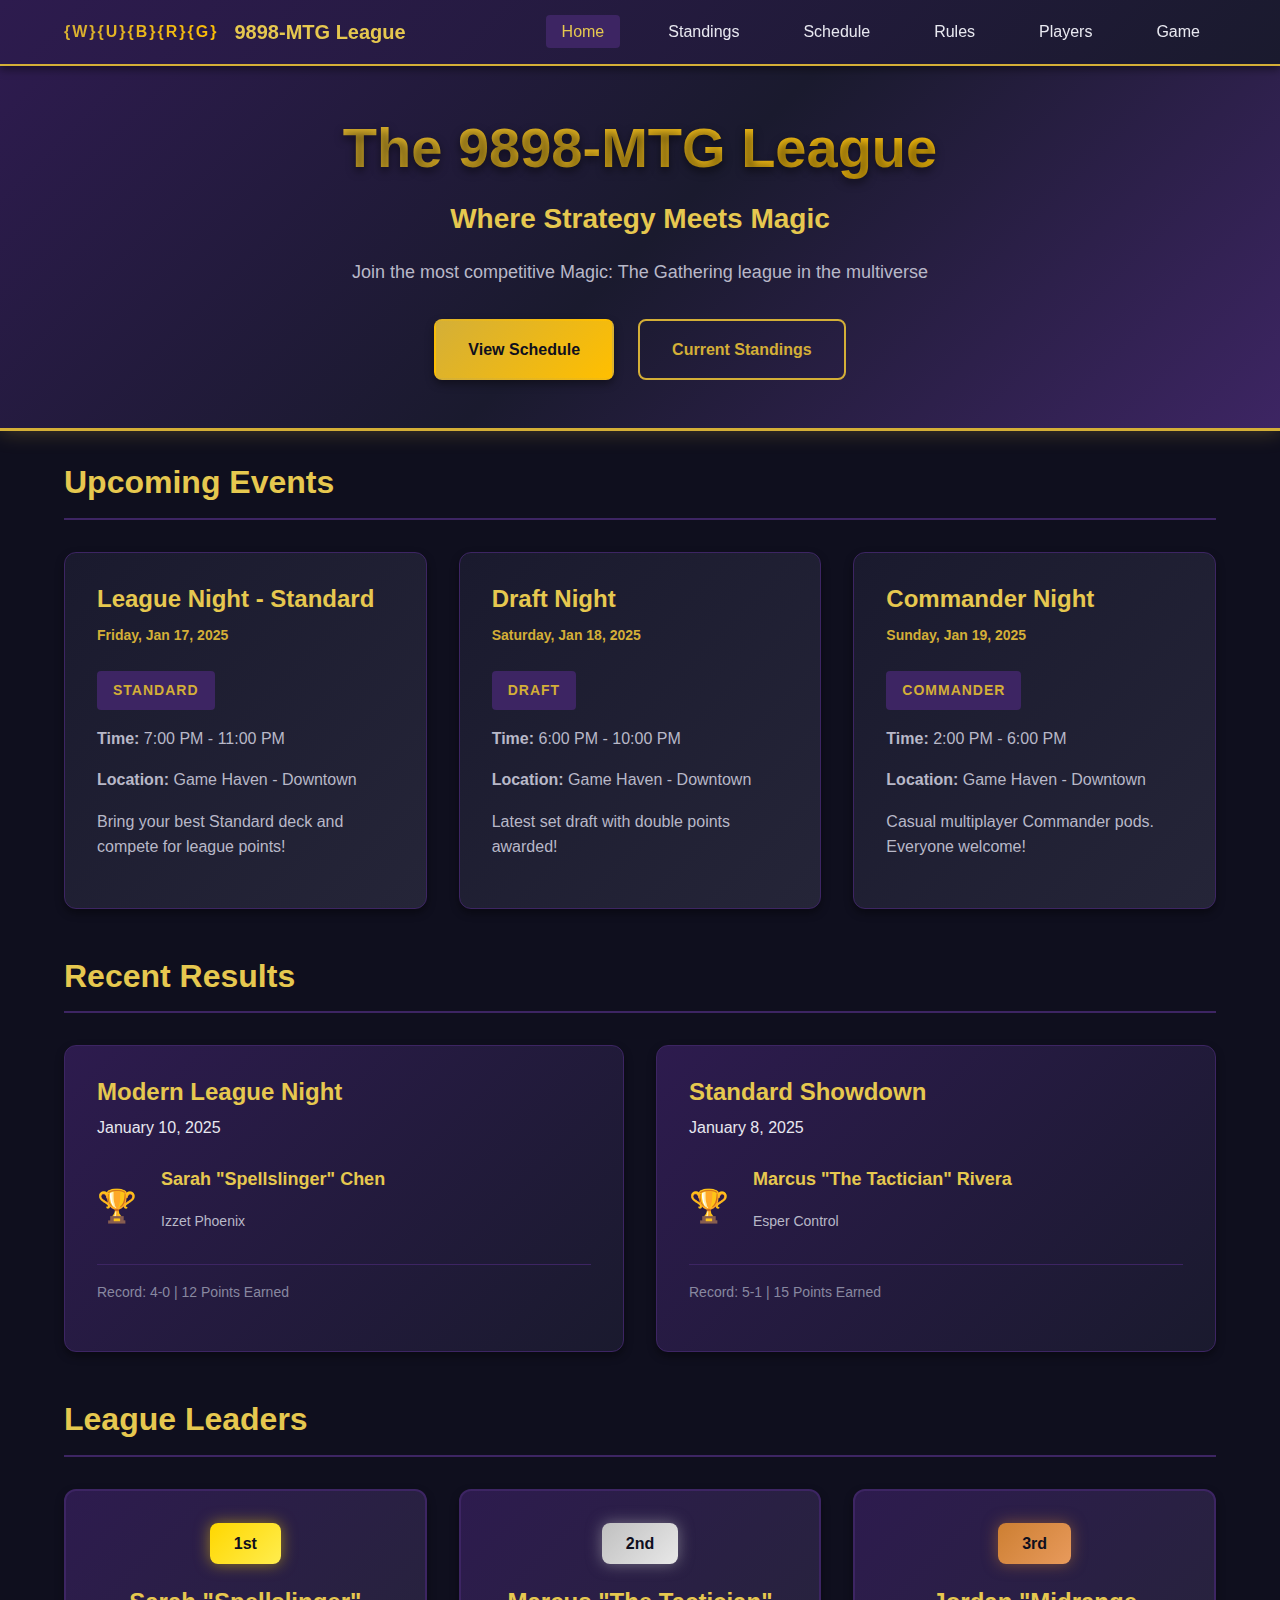
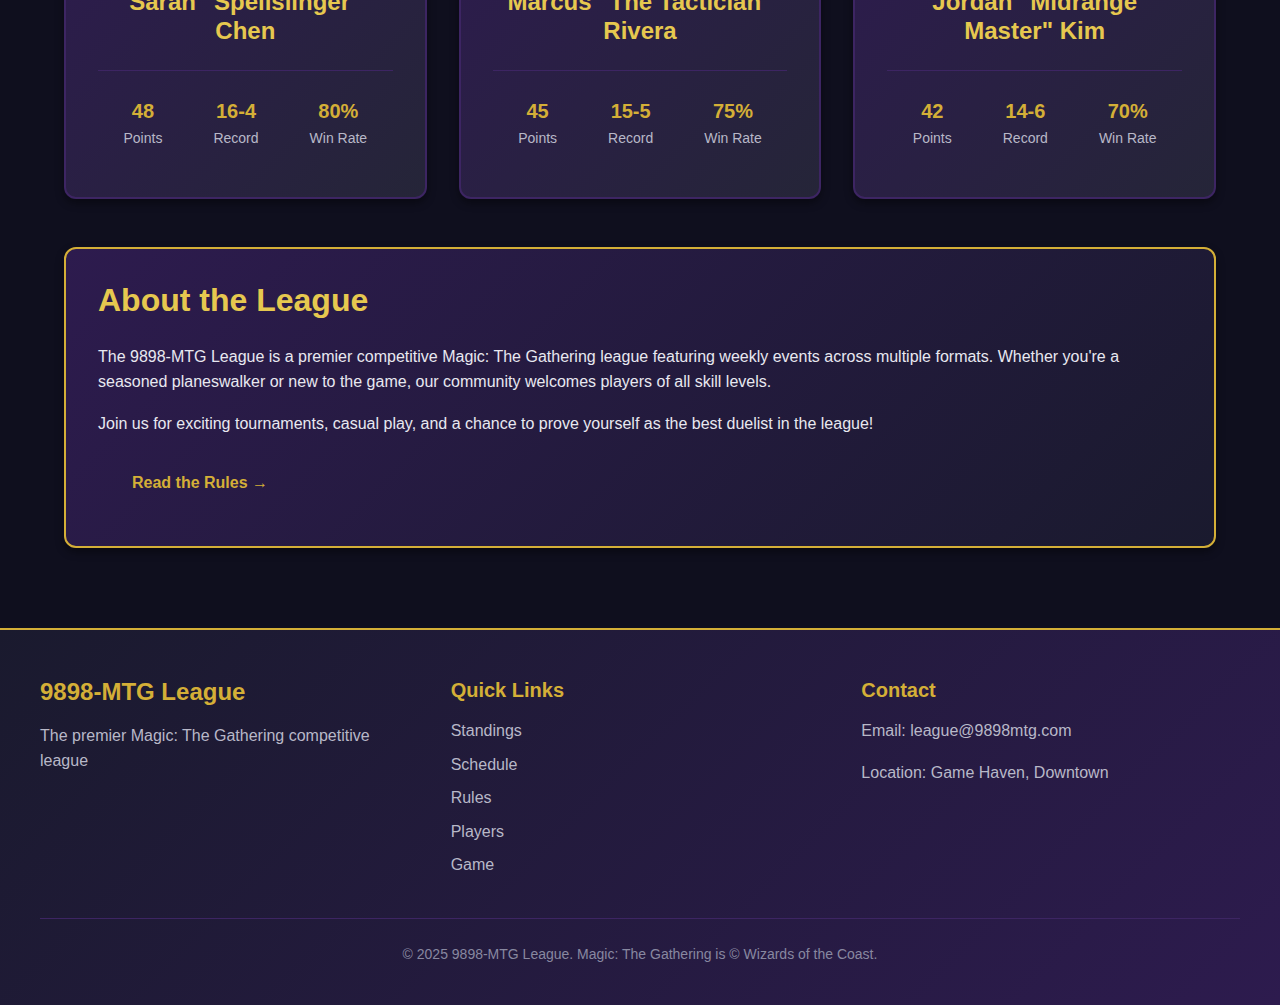
<file: site/index.html>
<!DOCTYPE html>
<html lang="en">
<head>
    <meta charset="UTF-8">
    <meta name="viewport" content="width=device-width, initial-scale=1.0">
    <title>The 9898-MTG League - Home</title>
    <link rel="stylesheet" href="css/styles.css">
</head>
<body>
    <nav class="navbar">
        <div class="nav-container">
            <div class="nav-brand">
                <span class="mana-symbol">{W}{U}{B}{R}{G}</span>
                <span class="brand-text">9898-MTG League</span>
            </div>
            <button class="nav-toggle" id="navToggle">
                <span></span>
                <span></span>
                <span></span>
            </button>
            <ul class="nav-menu" id="navMenu">
                <li><a href="index.html" class="active">Home</a></li>
                <li><a href="standings.html">Standings</a></li>
                <li><a href="schedule.html">Schedule</a></li>
                <li><a href="rules.html">Rules</a></li>
                <li><a href="players.html">Players</a></li>
                <li><a href="game.html">Game</a></li>
            </ul>
        </div>
    </nav>

    <header class="hero">
        <div class="hero-content">
            <h1 class="hero-title">The 9898-MTG League</h1>
            <p class="hero-tagline">Where Strategy Meets Magic</p>
            <p class="hero-subtitle">Join the most competitive Magic: The Gathering league in the multiverse</p>
            <div class="hero-buttons">
                <a href="schedule.html" class="btn btn-primary">View Schedule</a>
                <a href="standings.html" class="btn btn-secondary">Current Standings</a>
            </div>
        </div>
    </header>

    <main class="container">
        <section class="featured-section">
            <h2 class="section-title">Upcoming Events</h2>
            <div class="card-grid">
                <div class="card event-card">
                    <div class="card-header">
                        <h3>League Night - Standard</h3>
                        <span class="event-date">Friday, Jan 17, 2025</span>
                    </div>
                    <div class="card-body">
                        <p class="event-format"><span class="format-badge">Standard</span></p>
                        <p><strong>Time:</strong> 7:00 PM - 11:00 PM</p>
                        <p><strong>Location:</strong> Game Haven - Downtown</p>
                        <p>Bring your best Standard deck and compete for league points!</p>
                    </div>
                </div>

                <div class="card event-card">
                    <div class="card-header">
                        <h3>Draft Night</h3>
                        <span class="event-date">Saturday, Jan 18, 2025</span>
                    </div>
                    <div class="card-body">
                        <p class="event-format"><span class="format-badge">Draft</span></p>
                        <p><strong>Time:</strong> 6:00 PM - 10:00 PM</p>
                        <p><strong>Location:</strong> Game Haven - Downtown</p>
                        <p>Latest set draft with double points awarded!</p>
                    </div>
                </div>

                <div class="card event-card">
                    <div class="card-header">
                        <h3>Commander Night</h3>
                        <span class="event-date">Sunday, Jan 19, 2025</span>
                    </div>
                    <div class="card-body">
                        <p class="event-format"><span class="format-badge">Commander</span></p>
                        <p><strong>Time:</strong> 2:00 PM - 6:00 PM</p>
                        <p><strong>Location:</strong> Game Haven - Downtown</p>
                        <p>Casual multiplayer Commander pods. Everyone welcome!</p>
                    </div>
                </div>
            </div>
        </section>

        <section class="featured-section">
            <h2 class="section-title">Recent Results</h2>
            <div class="results-grid">
                <div class="card result-card">
                    <div class="card-header">
                        <h3>Modern League Night</h3>
                        <span class="event-date">January 10, 2025</span>
                    </div>
                    <div class="card-body">
                        <div class="result-winner">
                            <span class="trophy">🏆</span>
                            <div>
                                <p class="winner-name">Sarah "Spellslinger" Chen</p>
                                <p class="winner-deck">Izzet Phoenix</p>
                            </div>
                        </div>
                        <p class="result-stats">Record: 4-0 | 12 Points Earned</p>
                    </div>
                </div>

                <div class="card result-card">
                    <div class="card-header">
                        <h3>Standard Showdown</h3>
                        <span class="event-date">January 8, 2025</span>
                    </div>
                    <div class="card-body">
                        <div class="result-winner">
                            <span class="trophy">🏆</span>
                            <div>
                                <p class="winner-name">Marcus "The Tactician" Rivera</p>
                                <p class="winner-deck">Esper Control</p>
                            </div>
                        </div>
                        <p class="result-stats">Record: 5-1 | 15 Points Earned</p>
                    </div>
                </div>
            </div>
        </section>

        <section class="featured-section">
            <h2 class="section-title">League Leaders</h2>
            <div class="leaders-container">
                <div class="leader-card">
                    <div class="rank-badge gold">1st</div>
                    <h3>Sarah "Spellslinger" Chen</h3>
                    <p class="leader-stats">
                        <span class="stat"><strong>48</strong> Points</span>
                        <span class="stat"><strong>16-4</strong> Record</span>
                        <span class="stat"><strong>80%</strong> Win Rate</span>
                    </p>
                </div>
                <div class="leader-card">
                    <div class="rank-badge silver">2nd</div>
                    <h3>Marcus "The Tactician" Rivera</h3>
                    <p class="leader-stats">
                        <span class="stat"><strong>45</strong> Points</span>
                        <span class="stat"><strong>15-5</strong> Record</span>
                        <span class="stat"><strong>75%</strong> Win Rate</span>
                    </p>
                </div>
                <div class="leader-card">
                    <div class="rank-badge bronze">3rd</div>
                    <h3>Jordan "Midrange Master" Kim</h3>
                    <p class="leader-stats">
                        <span class="stat"><strong>42</strong> Points</span>
                        <span class="stat"><strong>14-6</strong> Record</span>
                        <span class="stat"><strong>70%</strong> Win Rate</span>
                    </p>
                </div>
            </div>
        </section>

        <section class="info-section">
            <div class="card info-card">
                <h2>About the League</h2>
                <p>The 9898-MTG League is a premier competitive Magic: The Gathering league featuring weekly events across multiple formats. Whether you're a seasoned planeswalker or new to the game, our community welcomes players of all skill levels.</p>
                <p>Join us for exciting tournaments, casual play, and a chance to prove yourself as the best duelist in the league!</p>
                <a href="rules.html" class="btn btn-link">Read the Rules →</a>
            </div>
        </section>
    </main>

    <footer class="footer">
        <div class="footer-content">
            <div class="footer-section">
                <h3>9898-MTG League</h3>
                <p>The premier Magic: The Gathering competitive league</p>
            </div>
            <div class="footer-section">
                <h4>Quick Links</h4>
                <ul>
                    <li><a href="standings.html">Standings</a></li>
                    <li><a href="schedule.html">Schedule</a></li>
                    <li><a href="rules.html">Rules</a></li>
                    <li><a href="players.html">Players</a></li>
                    <li><a href="game.html">Game</a></li>
                </ul>
            </div>
            <div class="footer-section">
                <h4>Contact</h4>
                <p>Email: league@9898mtg.com</p>
                <p>Location: Game Haven, Downtown</p>
            </div>
        </div>
        <div class="footer-bottom">
            <p>&copy; 2025 9898-MTG League. Magic: The Gathering is © Wizards of the Coast.</p>
        </div>
    </footer>

    <script src="js/main.js"></script>
</body>
</html>
</file>
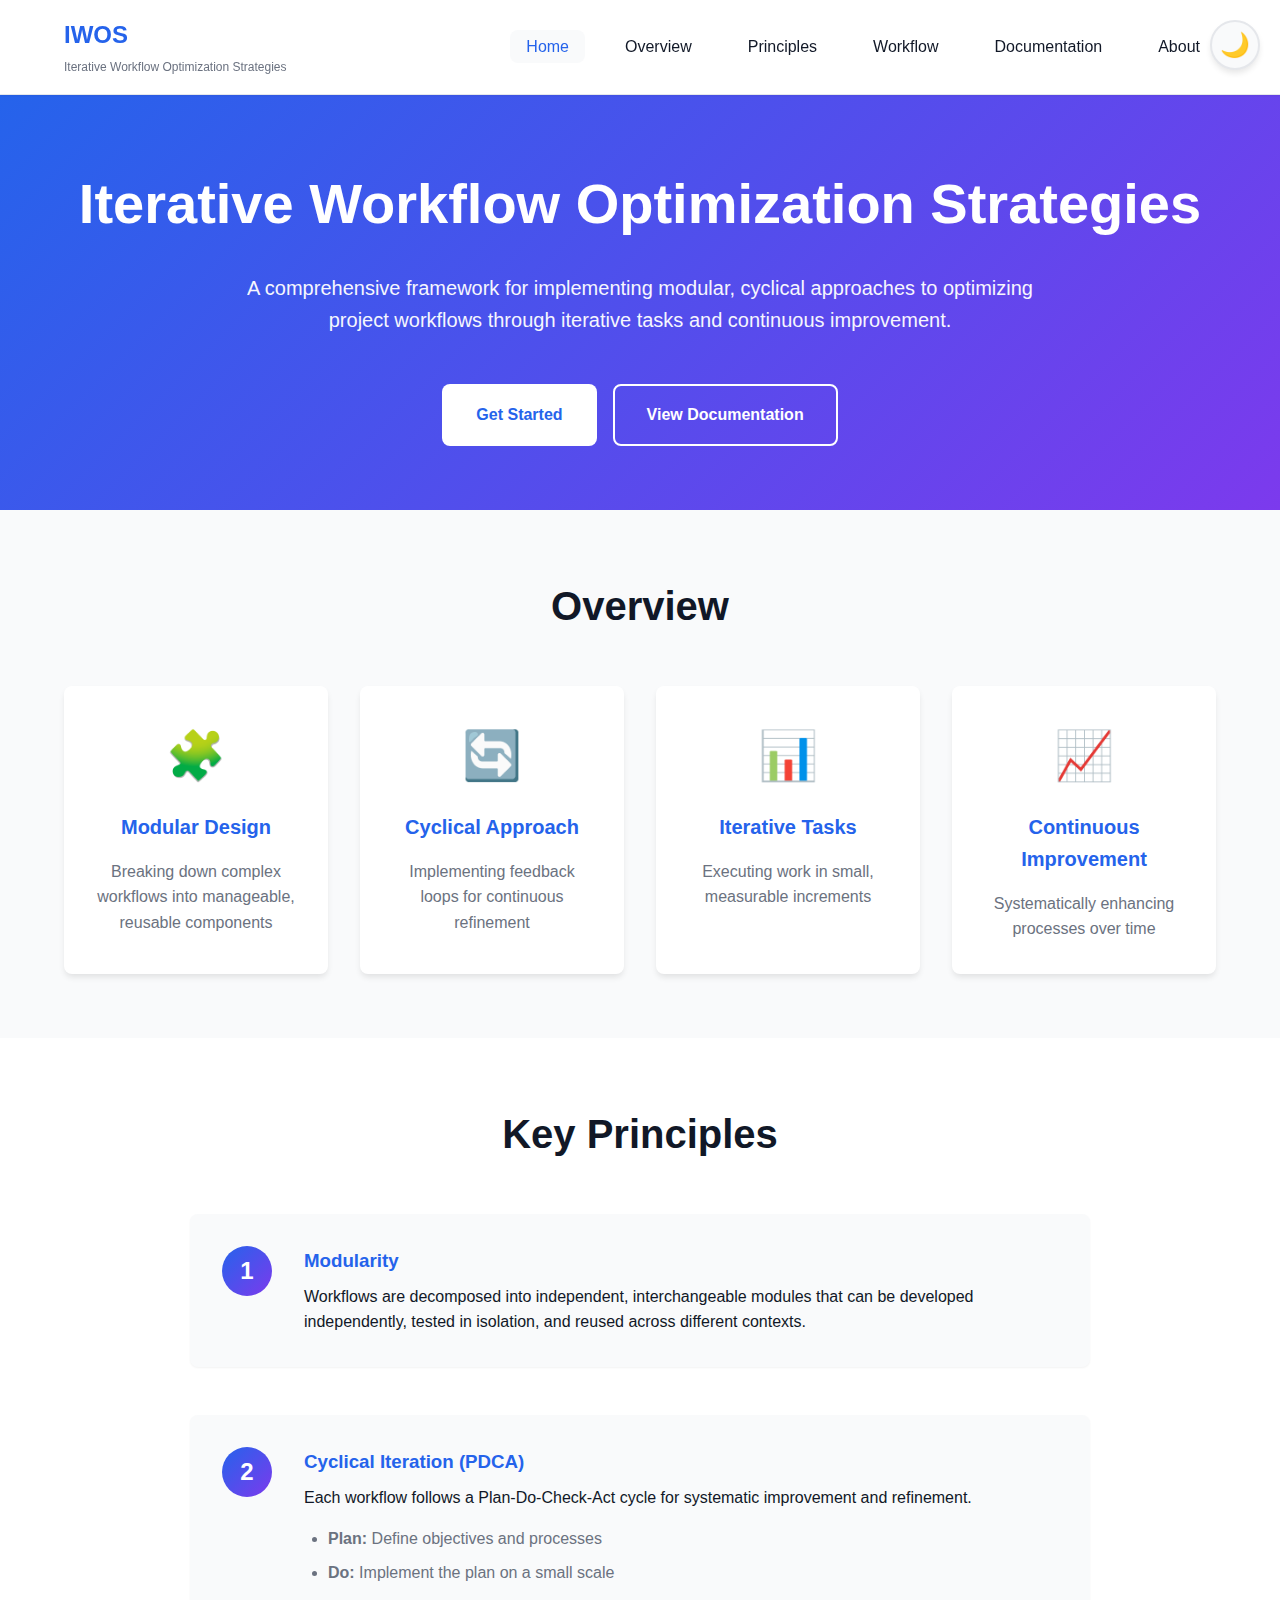
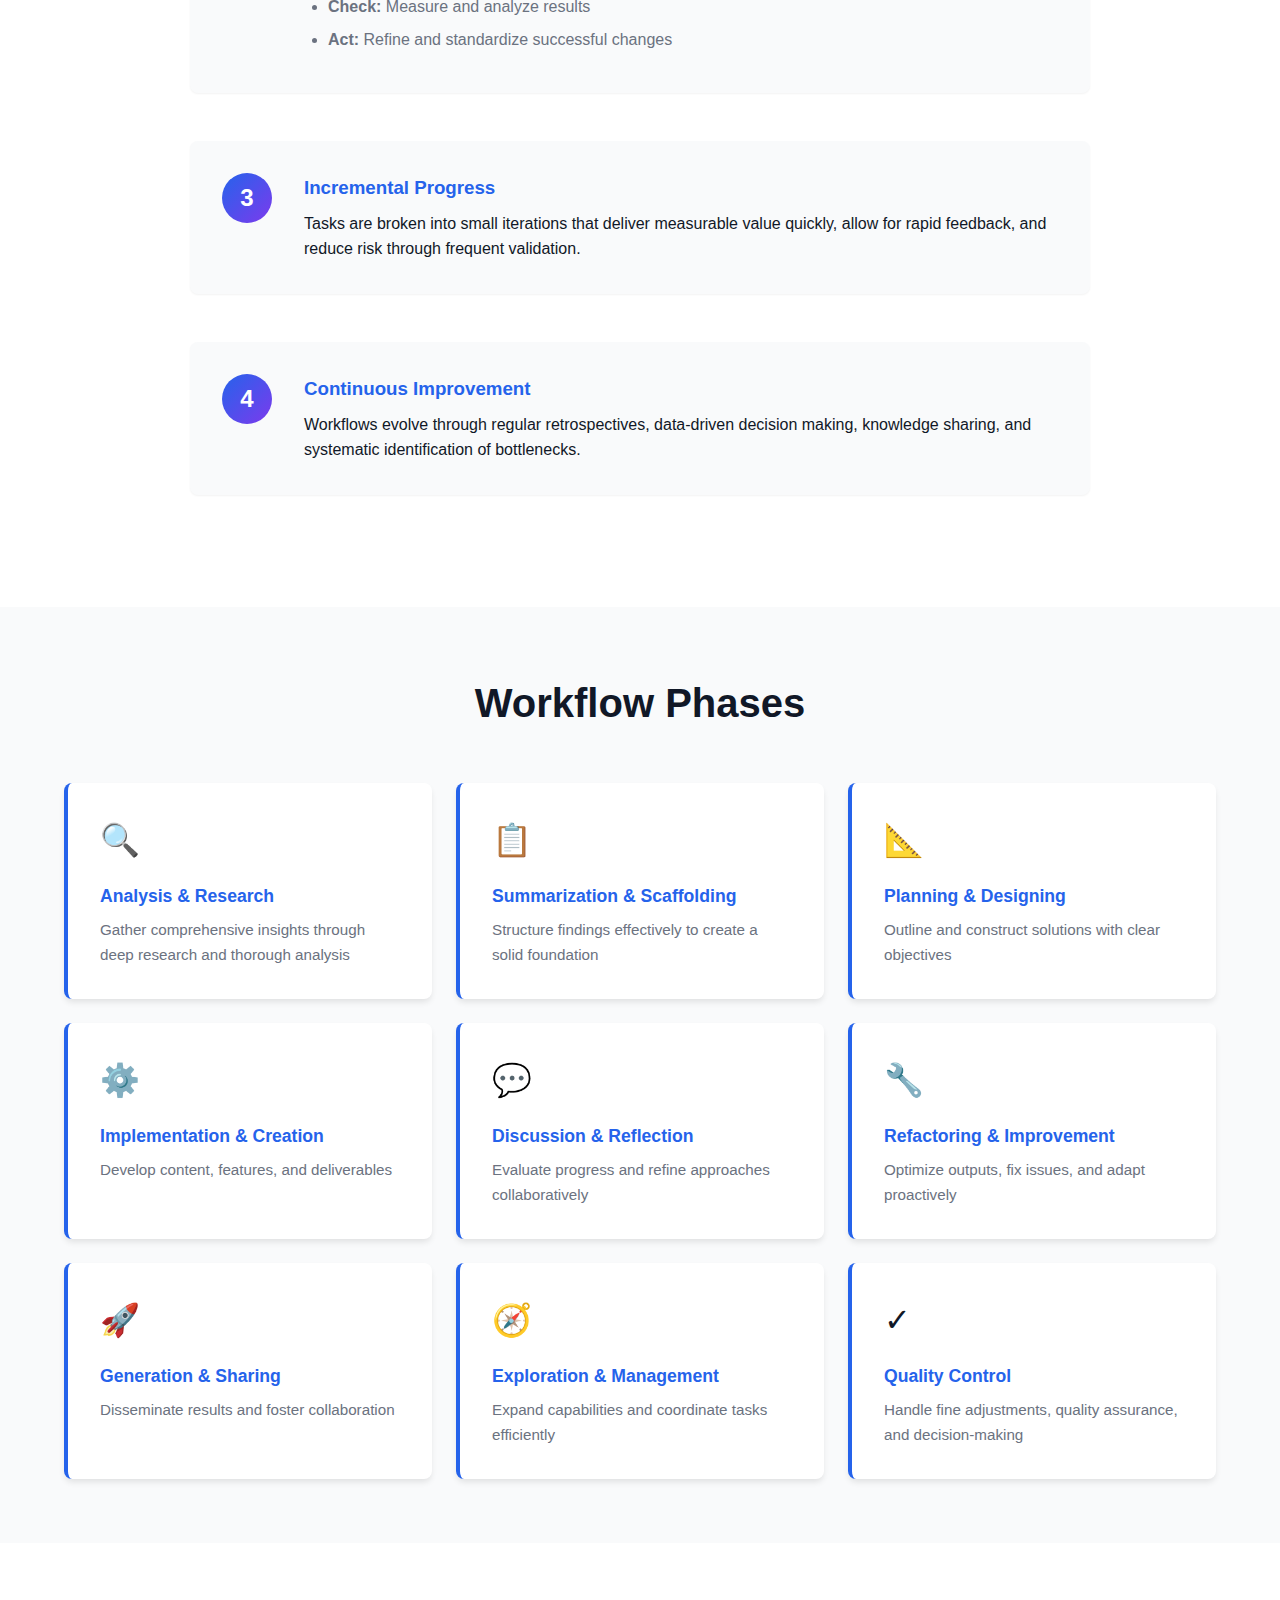
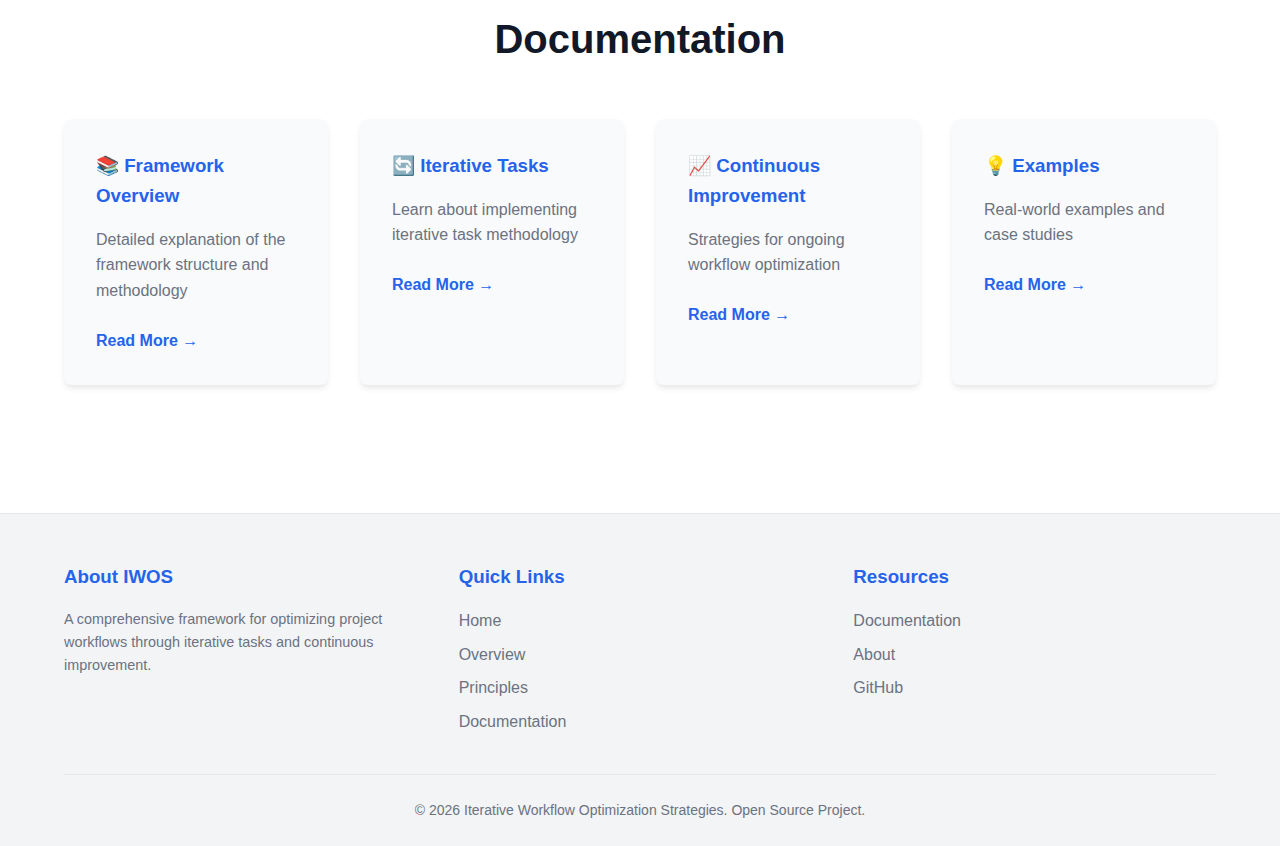
<file: web/index.html>
<!DOCTYPE html>
<html lang="en">
<head>
    <meta charset="UTF-8">
    <meta name="viewport" content="width=device-width, initial-scale=1.0">
    <meta name="description" content="Iterative Workflow Optimization Strategies - A comprehensive framework for optimizing project workflows">
    <title>Iterative Workflow Optimization Strategies</title>
    <link rel="stylesheet" href="css/main.css">
    <link rel="stylesheet" href="css/responsive.css">
</head>
<body>
    <div class="theme-toggle" id="themeToggle">
        <span class="theme-icon">🌙</span>
    </div>

    <header class="header">
        <nav class="navbar">
            <div class="container">
                <div class="nav-brand">
                    <h1>IWOS</h1>
                    <span class="brand-subtitle">Iterative Workflow Optimization Strategies</span>
                </div>
                <button class="nav-toggle" id="navToggle">
                    <span></span>
                    <span></span>
                    <span></span>
                </button>
                <ul class="nav-menu" id="navMenu">
                    <li><a href="#home" class="nav-link active">Home</a></li>
                    <li><a href="#overview" class="nav-link">Overview</a></li>
                    <li><a href="#principles" class="nav-link">Principles</a></li>
                    <li><a href="#workflow" class="nav-link">Workflow</a></li>
                    <li><a href="#documentation" class="nav-link">Documentation</a></li>
                    <li><a href="about.html" class="nav-link">About</a></li>
                </ul>
            </div>
        </nav>
    </header>

    <main class="main-content">
        <section id="home" class="hero-section">
            <div class="container">
                <div class="hero-content">
                    <h1 class="hero-title">Iterative Workflow Optimization Strategies</h1>
                    <p class="hero-description">
                        A comprehensive framework for implementing modular, cyclical approaches to optimizing 
                        project workflows through iterative tasks and continuous improvement.
                    </p>
                    <div class="hero-buttons">
                        <a href="#overview" class="btn btn-primary">Get Started</a>
                        <a href="documentation.html" class="btn btn-secondary">View Documentation</a>
                    </div>
                </div>
            </div>
        </section>

        <section id="overview" class="overview-section">
            <div class="container">
                <h2 class="section-title">Overview</h2>
                <div class="overview-grid">
                    <div class="overview-card">
                        <div class="card-icon">🧩</div>
                        <h3>Modular Design</h3>
                        <p>Breaking down complex workflows into manageable, reusable components</p>
                    </div>
                    <div class="overview-card">
                        <div class="card-icon">🔄</div>
                        <h3>Cyclical Approach</h3>
                        <p>Implementing feedback loops for continuous refinement</p>
                    </div>
                    <div class="overview-card">
                        <div class="card-icon">📊</div>
                        <h3>Iterative Tasks</h3>
                        <p>Executing work in small, measurable increments</p>
                    </div>
                    <div class="overview-card">
                        <div class="card-icon">📈</div>
                        <h3>Continuous Improvement</h3>
                        <p>Systematically enhancing processes over time</p>
                    </div>
                </div>
            </div>
        </section>

        <section id="principles" class="principles-section">
            <div class="container">
                <h2 class="section-title">Key Principles</h2>
                <div class="principles-list">
                    <div class="principle-item">
                        <div class="principle-number">1</div>
                        <div class="principle-content">
                            <h3>Modularity</h3>
                            <p>Workflows are decomposed into independent, interchangeable modules that can be developed independently, tested in isolation, and reused across different contexts.</p>
                        </div>
                    </div>
                    <div class="principle-item">
                        <div class="principle-number">2</div>
                        <div class="principle-content">
                            <h3>Cyclical Iteration (PDCA)</h3>
                            <p>Each workflow follows a Plan-Do-Check-Act cycle for systematic improvement and refinement.</p>
                            <ul class="pdca-list">
                                <li><strong>Plan:</strong> Define objectives and processes</li>
                                <li><strong>Do:</strong> Implement the plan on a small scale</li>
                                <li><strong>Check:</strong> Measure and analyze results</li>
                                <li><strong>Act:</strong> Refine and standardize successful changes</li>
                            </ul>
                        </div>
                    </div>
                    <div class="principle-item">
                        <div class="principle-number">3</div>
                        <div class="principle-content">
                            <h3>Incremental Progress</h3>
                            <p>Tasks are broken into small iterations that deliver measurable value quickly, allow for rapid feedback, and reduce risk through frequent validation.</p>
                        </div>
                    </div>
                    <div class="principle-item">
                        <div class="principle-number">4</div>
                        <div class="principle-content">
                            <h3>Continuous Improvement</h3>
                            <p>Workflows evolve through regular retrospectives, data-driven decision making, knowledge sharing, and systematic identification of bottlenecks.</p>
                        </div>
                    </div>
                </div>
            </div>
        </section>

        <section id="workflow" class="workflow-section">
            <div class="container">
                <h2 class="section-title">Workflow Phases</h2>
                <div class="workflow-visualization">
                    <div class="workflow-phase" data-phase="analysis">
                        <div class="phase-icon">🔍</div>
                        <h3>Analysis & Research</h3>
                        <p>Gather comprehensive insights through deep research and thorough analysis</p>
                    </div>
                    <div class="workflow-phase" data-phase="summarization">
                        <div class="phase-icon">📋</div>
                        <h3>Summarization & Scaffolding</h3>
                        <p>Structure findings effectively to create a solid foundation</p>
                    </div>
                    <div class="workflow-phase" data-phase="planning">
                        <div class="phase-icon">📐</div>
                        <h3>Planning & Designing</h3>
                        <p>Outline and construct solutions with clear objectives</p>
                    </div>
                    <div class="workflow-phase" data-phase="implementation">
                        <div class="phase-icon">⚙️</div>
                        <h3>Implementation & Creation</h3>
                        <p>Develop content, features, and deliverables</p>
                    </div>
                    <div class="workflow-phase" data-phase="discussion">
                        <div class="phase-icon">💬</div>
                        <h3>Discussion & Reflection</h3>
                        <p>Evaluate progress and refine approaches collaboratively</p>
                    </div>
                    <div class="workflow-phase" data-phase="refactoring">
                        <div class="phase-icon">🔧</div>
                        <h3>Refactoring & Improvement</h3>
                        <p>Optimize outputs, fix issues, and adapt proactively</p>
                    </div>
                    <div class="workflow-phase" data-phase="generation">
                        <div class="phase-icon">🚀</div>
                        <h3>Generation & Sharing</h3>
                        <p>Disseminate results and foster collaboration</p>
                    </div>
                    <div class="workflow-phase" data-phase="exploration">
                        <div class="phase-icon">🧭</div>
                        <h3>Exploration & Management</h3>
                        <p>Expand capabilities and coordinate tasks efficiently</p>
                    </div>
                    <div class="workflow-phase" data-phase="quality">
                        <div class="phase-icon">✓</div>
                        <h3>Quality Control</h3>
                        <p>Handle fine adjustments, quality assurance, and decision-making</p>
                    </div>
                </div>
            </div>
        </section>

        <section id="documentation" class="documentation-section">
            <div class="container">
                <h2 class="section-title">Documentation</h2>
                <div class="doc-grid">
                    <div class="doc-card">
                        <h3>📚 Framework Overview</h3>
                        <p>Detailed explanation of the framework structure and methodology</p>
                        <a href="documentation.html#framework" class="doc-link">Read More →</a>
                    </div>
                    <div class="doc-card">
                        <h3>🔄 Iterative Tasks</h3>
                        <p>Learn about implementing iterative task methodology</p>
                        <a href="documentation.html#iterative" class="doc-link">Read More →</a>
                    </div>
                    <div class="doc-card">
                        <h3>📈 Continuous Improvement</h3>
                        <p>Strategies for ongoing workflow optimization</p>
                        <a href="documentation.html#improvement" class="doc-link">Read More →</a>
                    </div>
                    <div class="doc-card">
                        <h3>💡 Examples</h3>
                        <p>Real-world examples and case studies</p>
                        <a href="documentation.html#examples" class="doc-link">Read More →</a>
                    </div>
                </div>
            </div>
        </section>
    </main>

    <footer class="footer">
        <div class="container">
            <div class="footer-content">
                <div class="footer-section">
                    <h3>About IWOS</h3>
                    <p>A comprehensive framework for optimizing project workflows through iterative tasks and continuous improvement.</p>
                </div>
                <div class="footer-section">
                    <h3>Quick Links</h3>
                    <ul class="footer-links">
                        <li><a href="#home">Home</a></li>
                        <li><a href="#overview">Overview</a></li>
                        <li><a href="#principles">Principles</a></li>
                        <li><a href="documentation.html">Documentation</a></li>
                    </ul>
                </div>
                <div class="footer-section">
                    <h3>Resources</h3>
                    <ul class="footer-links">
                        <li><a href="docs/README.md">Documentation</a></li>
                        <li><a href="about.html">About</a></li>
                        <li><a href="https://github.com/adamf9898/Iterative-Workflow-Optimization-Strategies">GitHub</a></li>
                    </ul>
                </div>
            </div>
            <div class="footer-bottom">
                <p>&copy; 2026 Iterative Workflow Optimization Strategies. Open Source Project.</p>
            </div>
        </div>
    </footer>

    <script src="js/app.js"></script>
    <script src="js/navigation.js"></script>
    <script src="js/theme.js"></script>
</body>
</html>
</file>
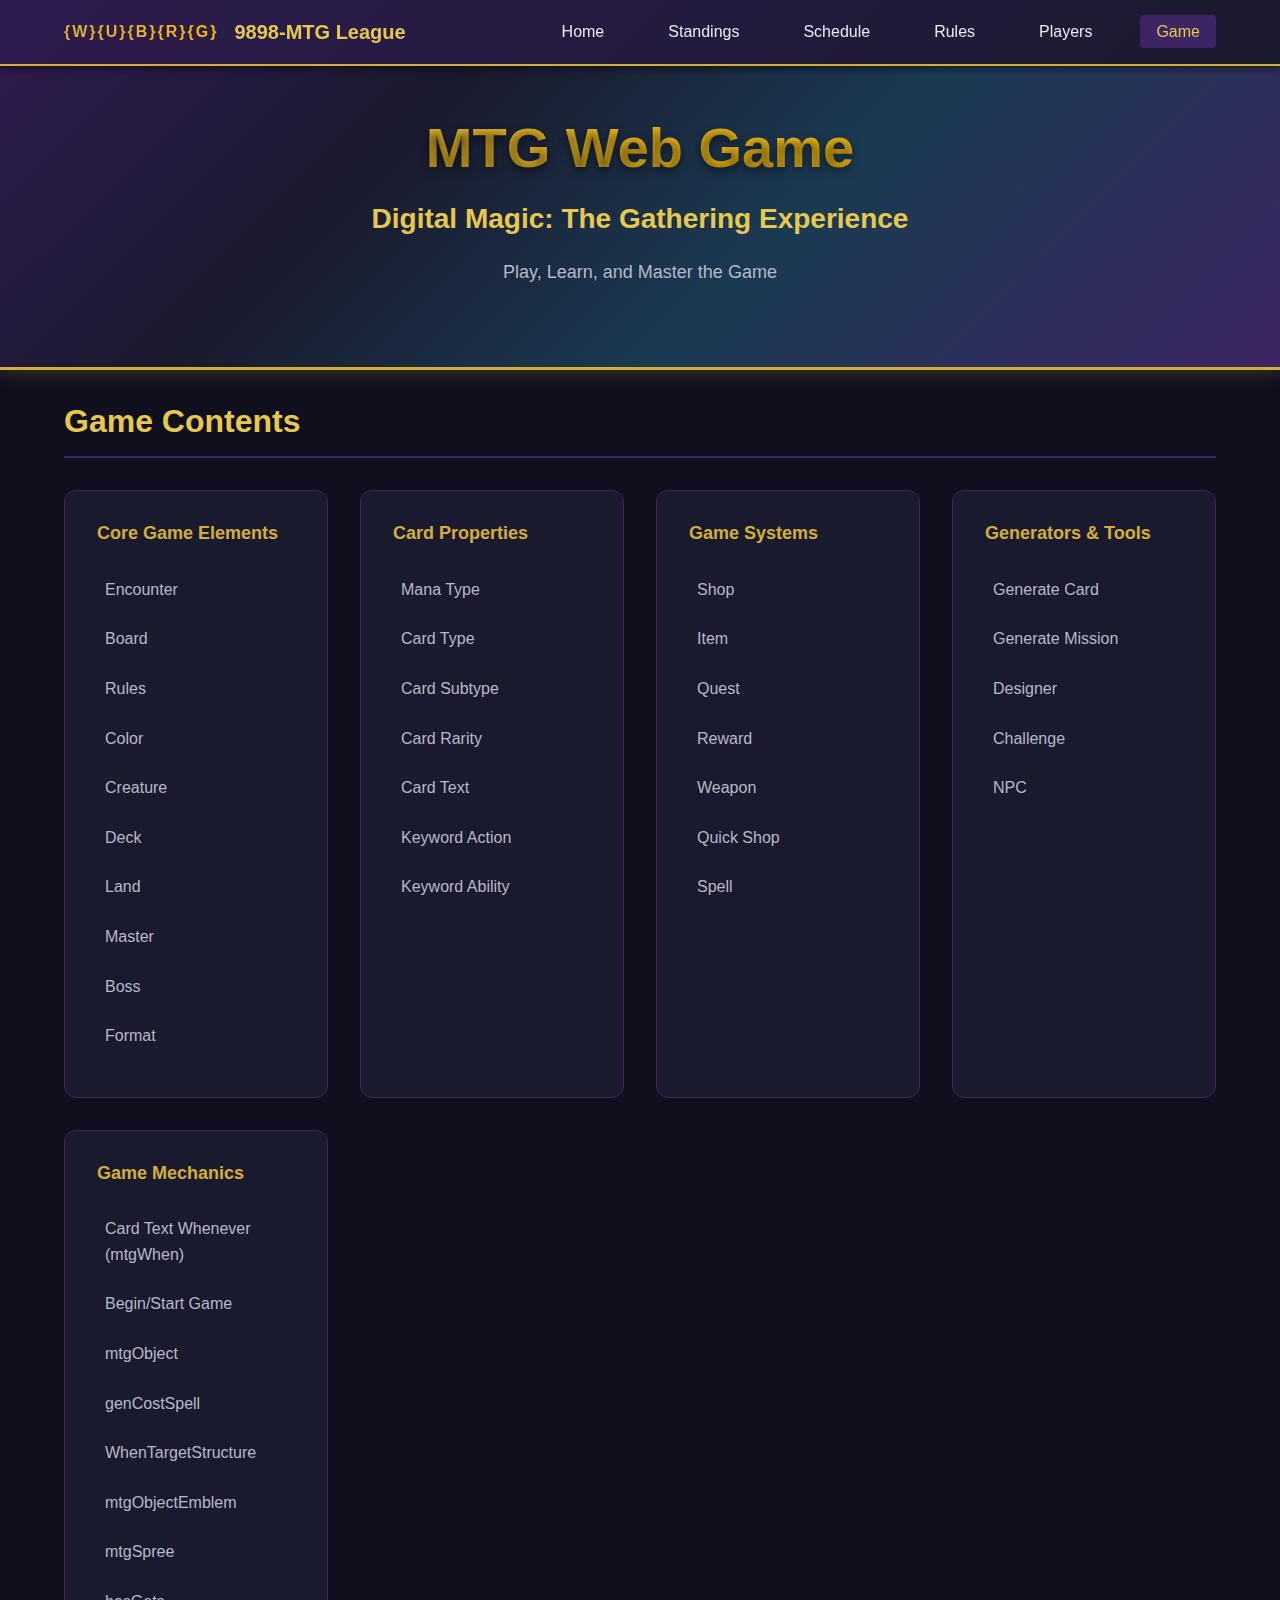
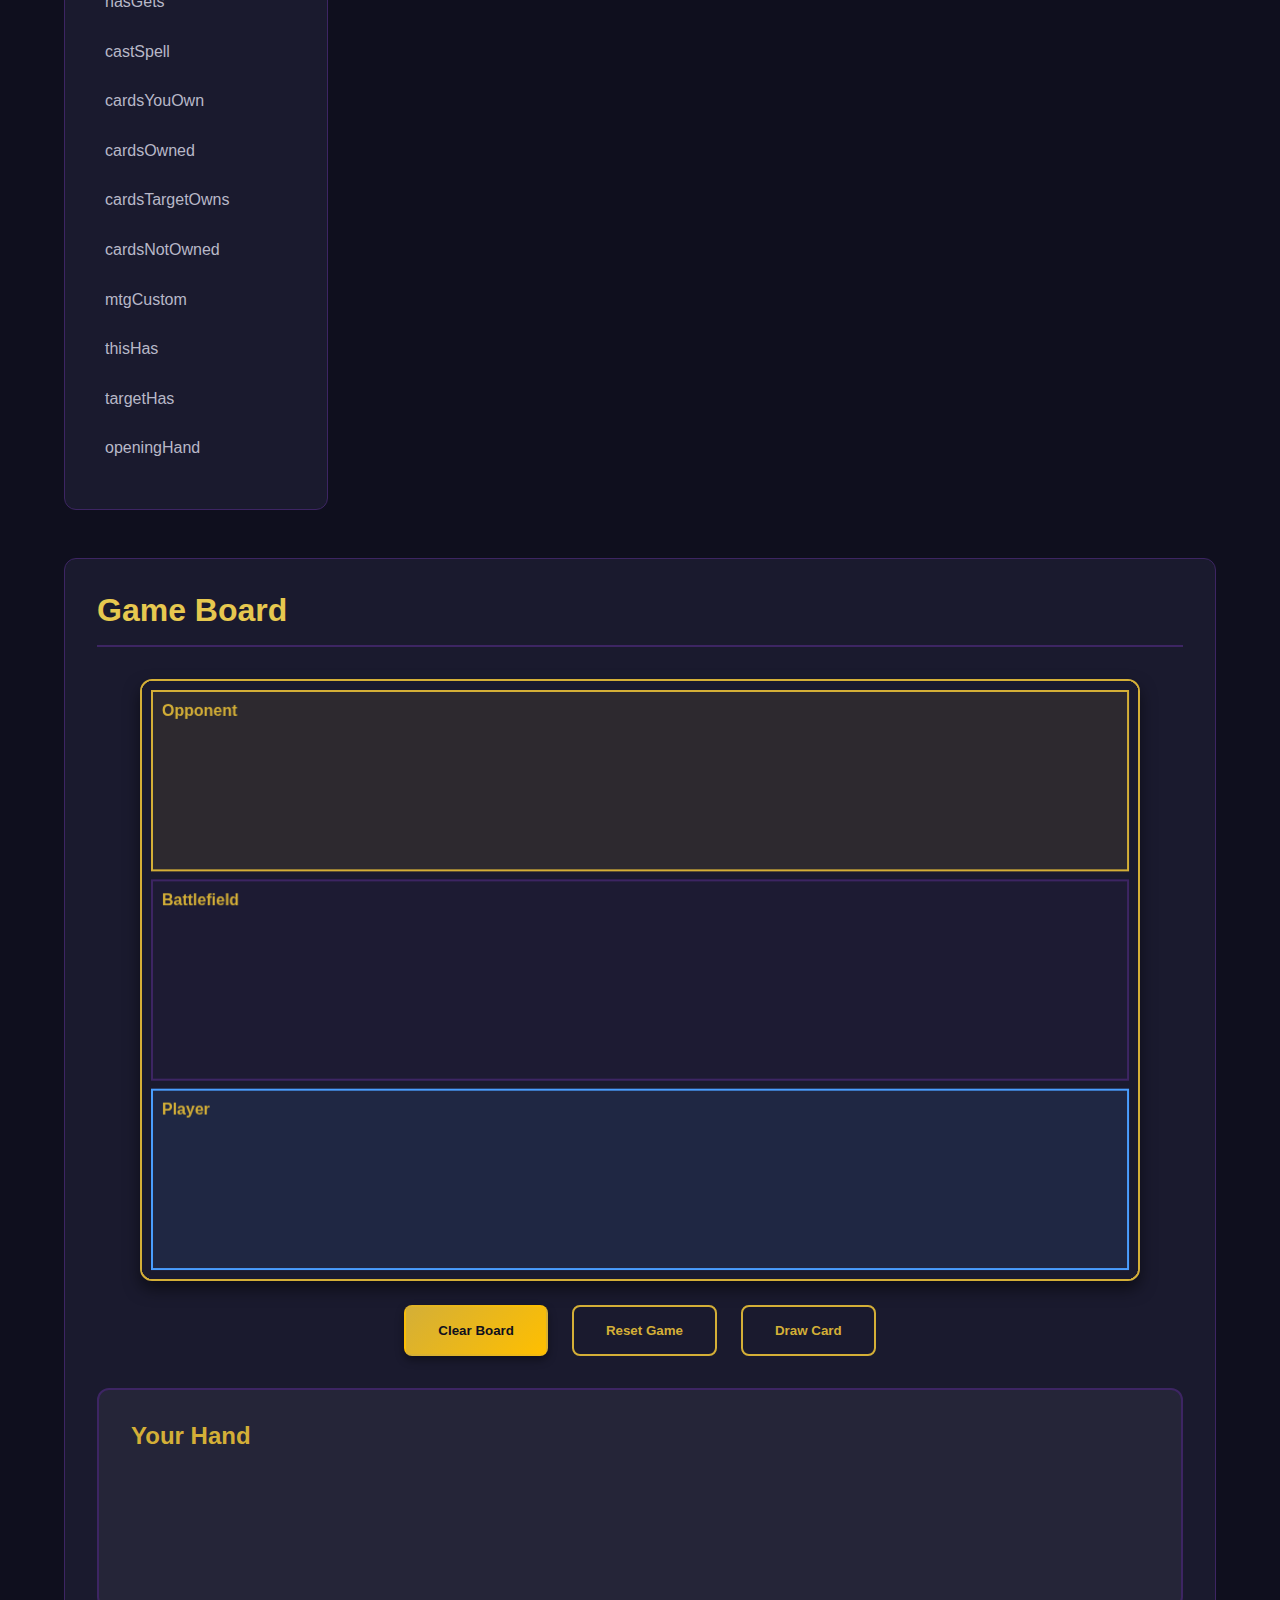
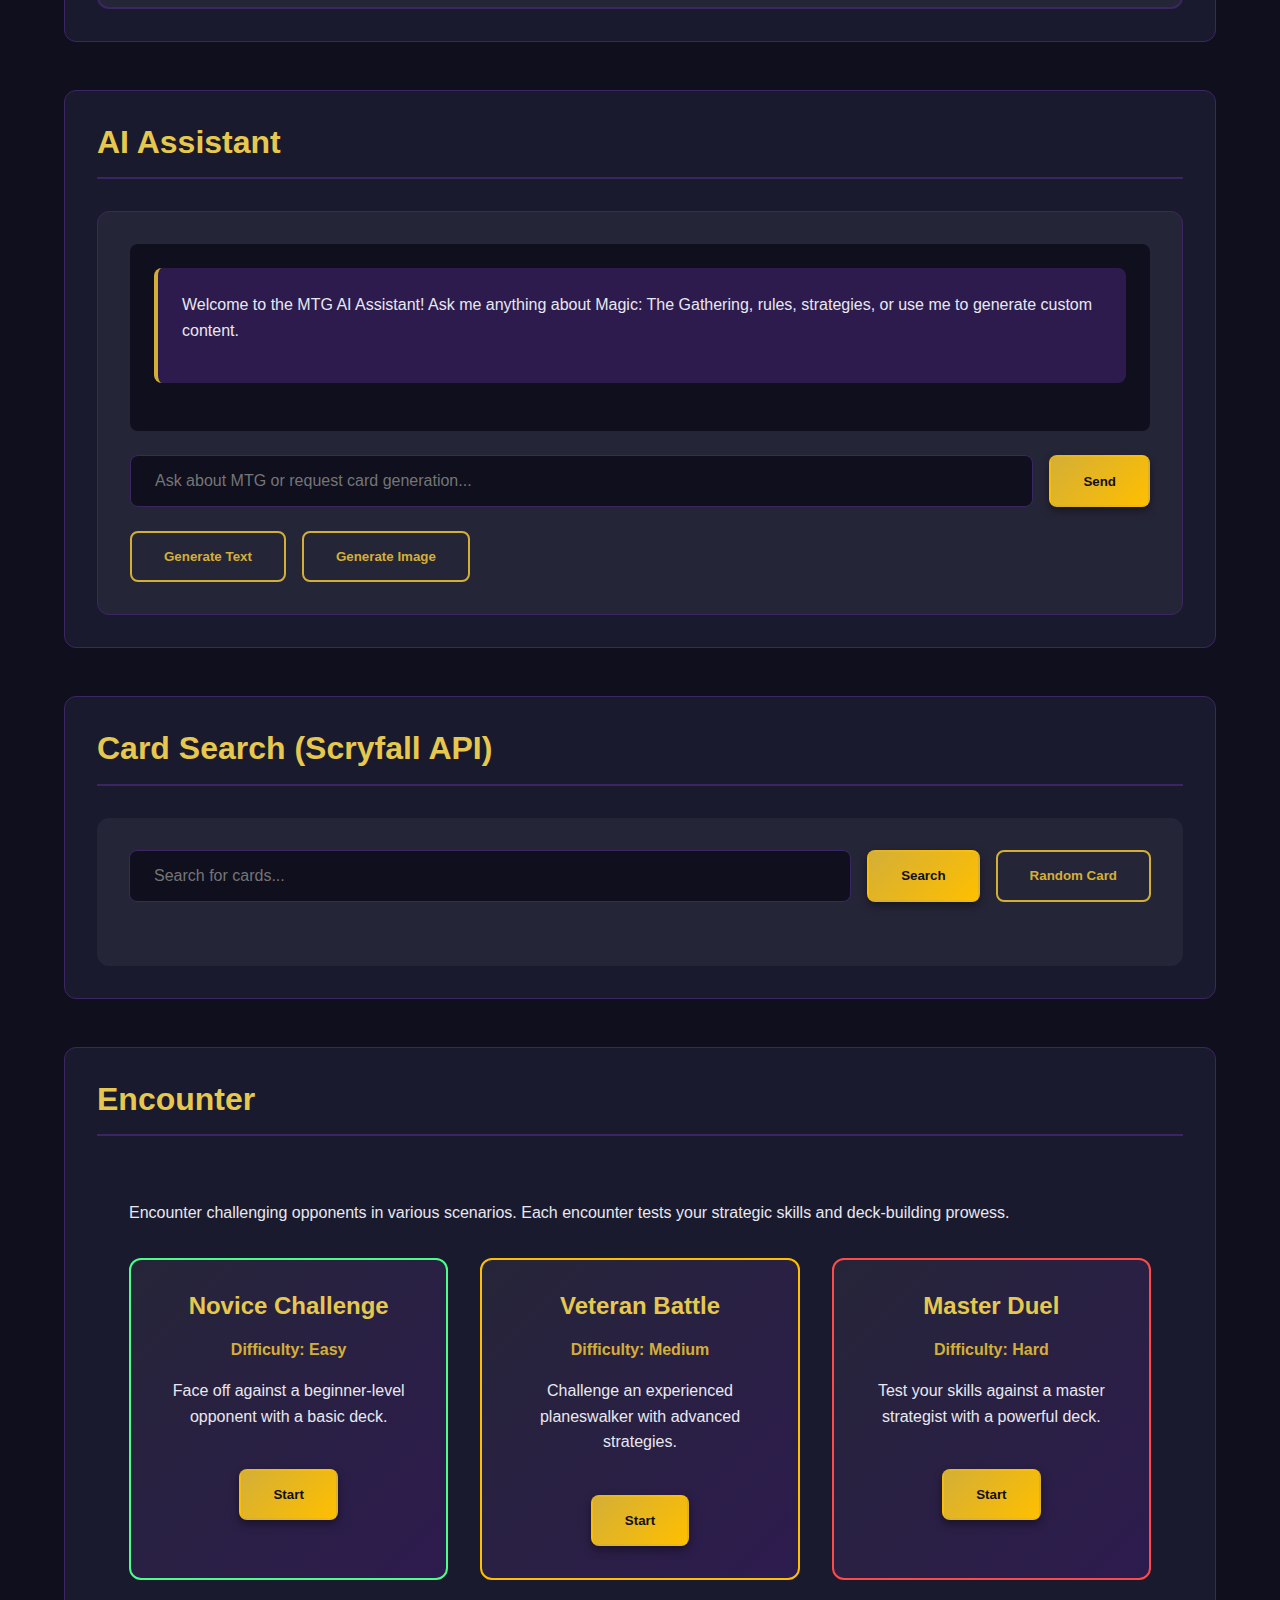
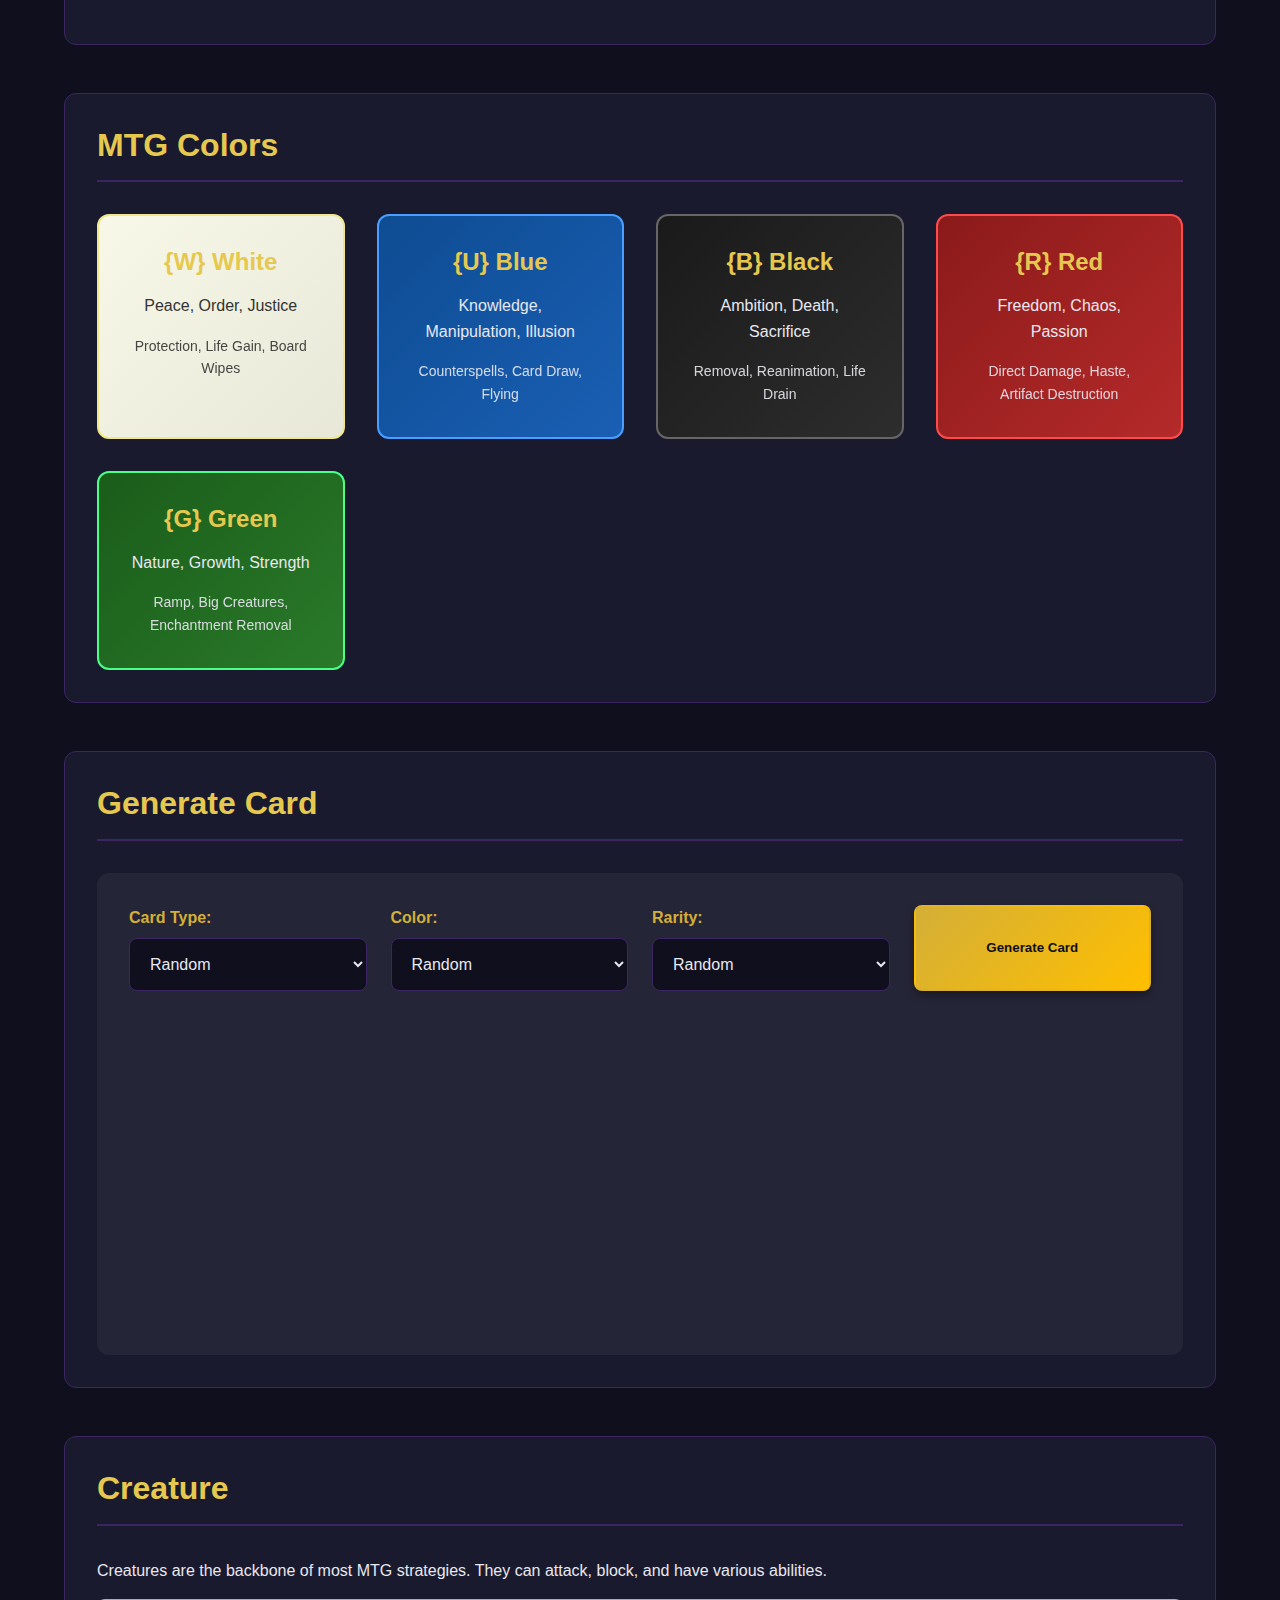
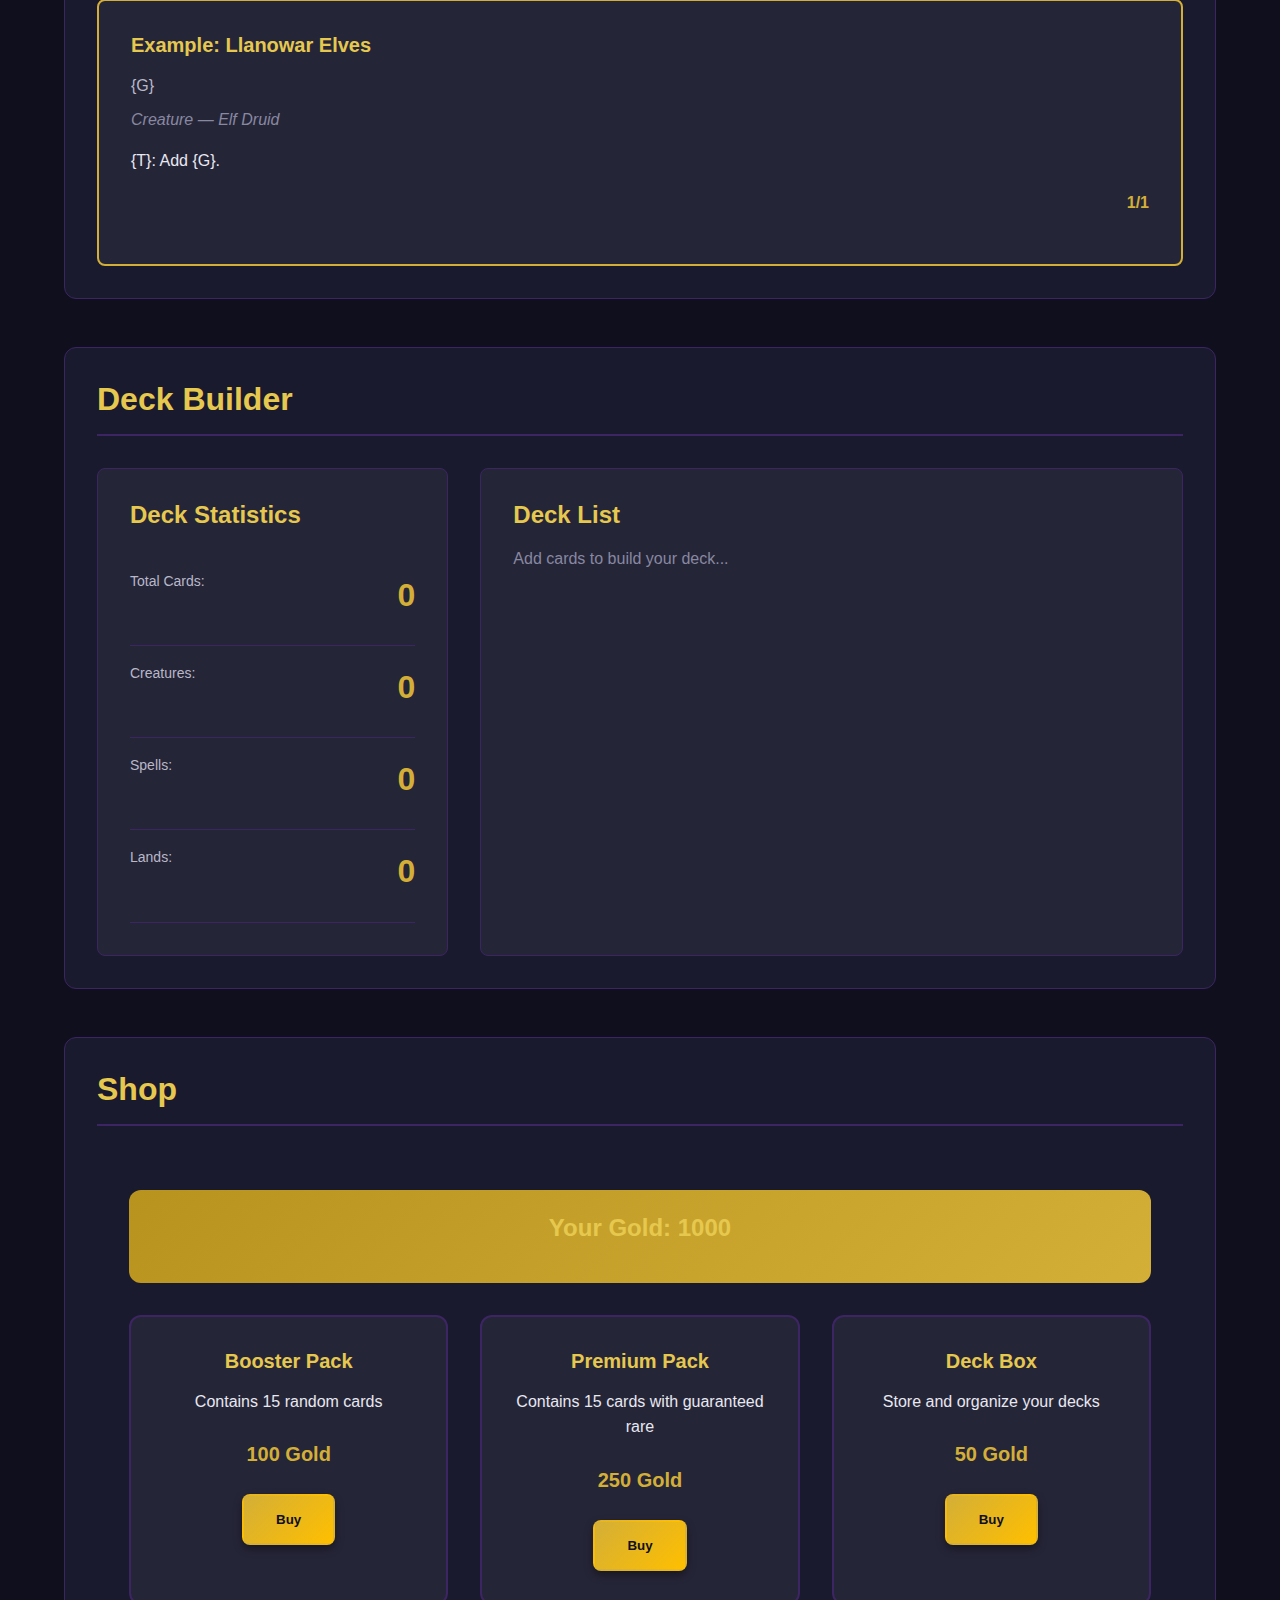
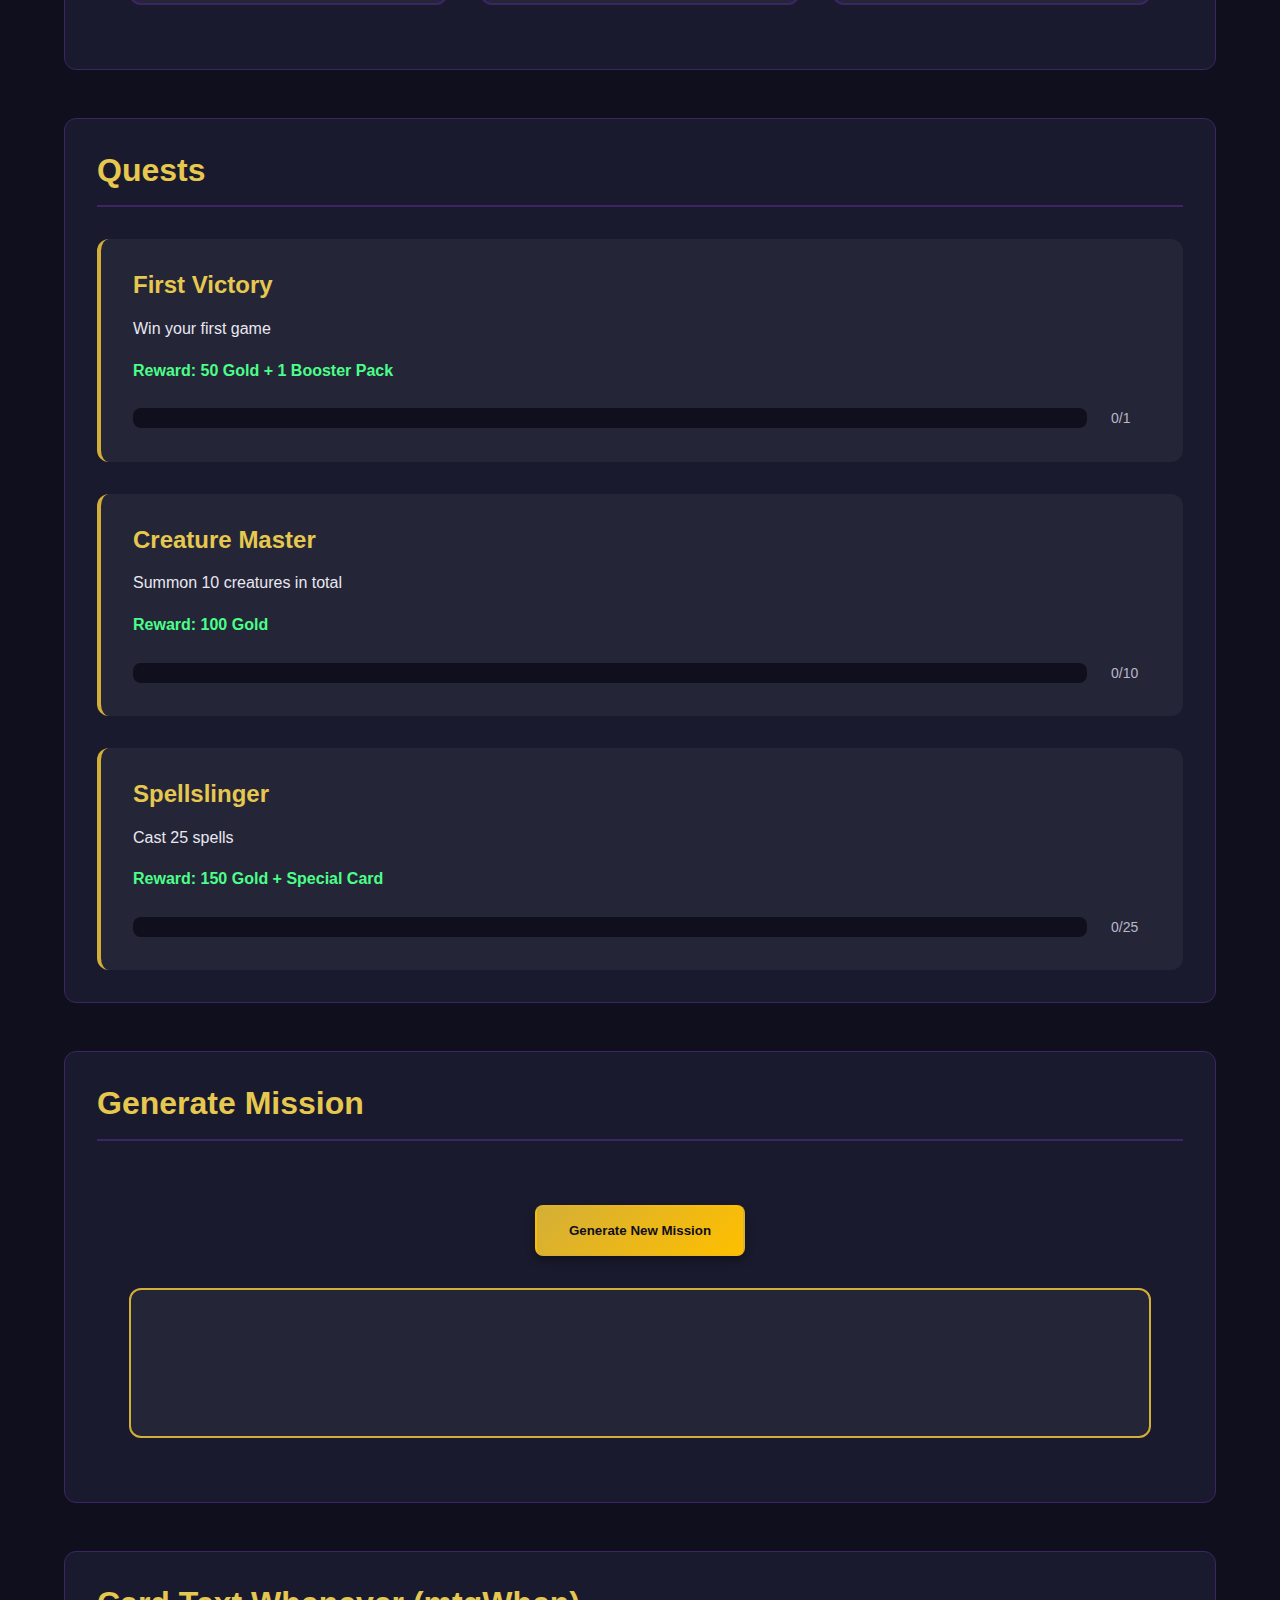
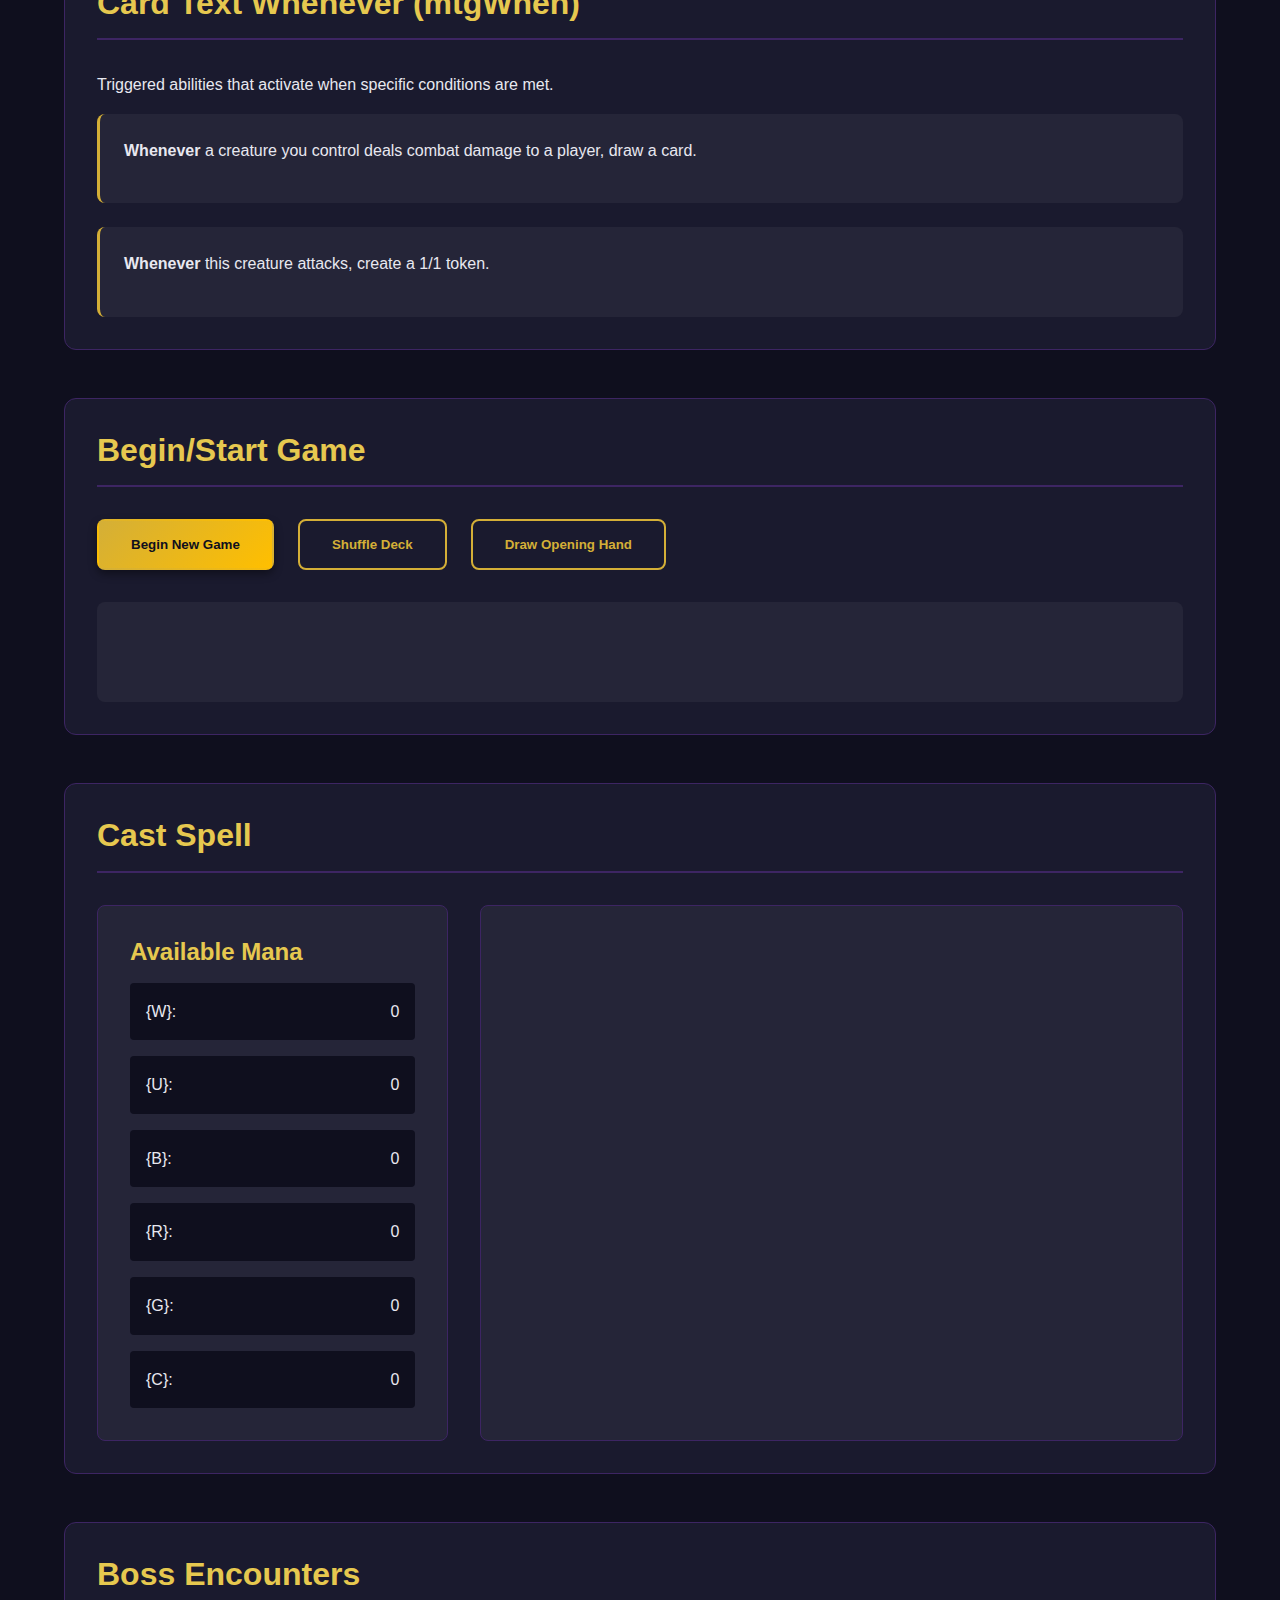
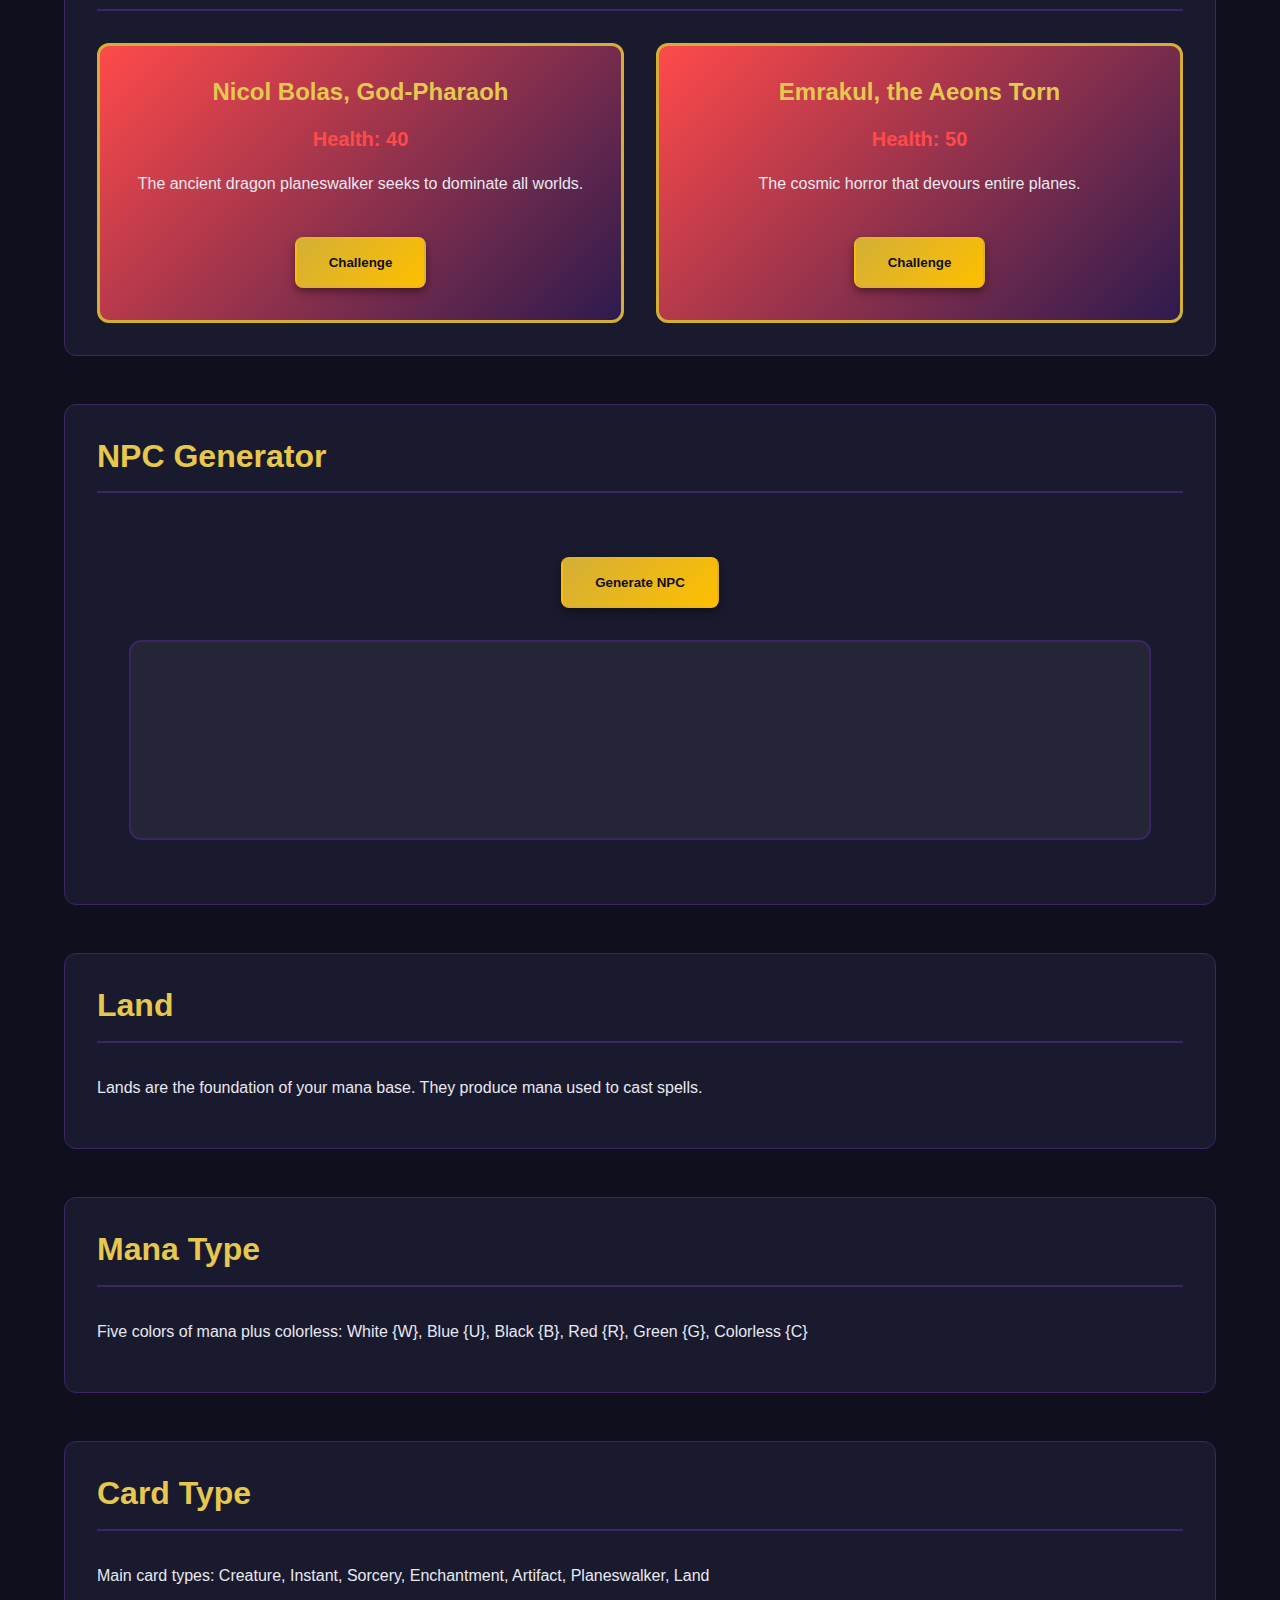
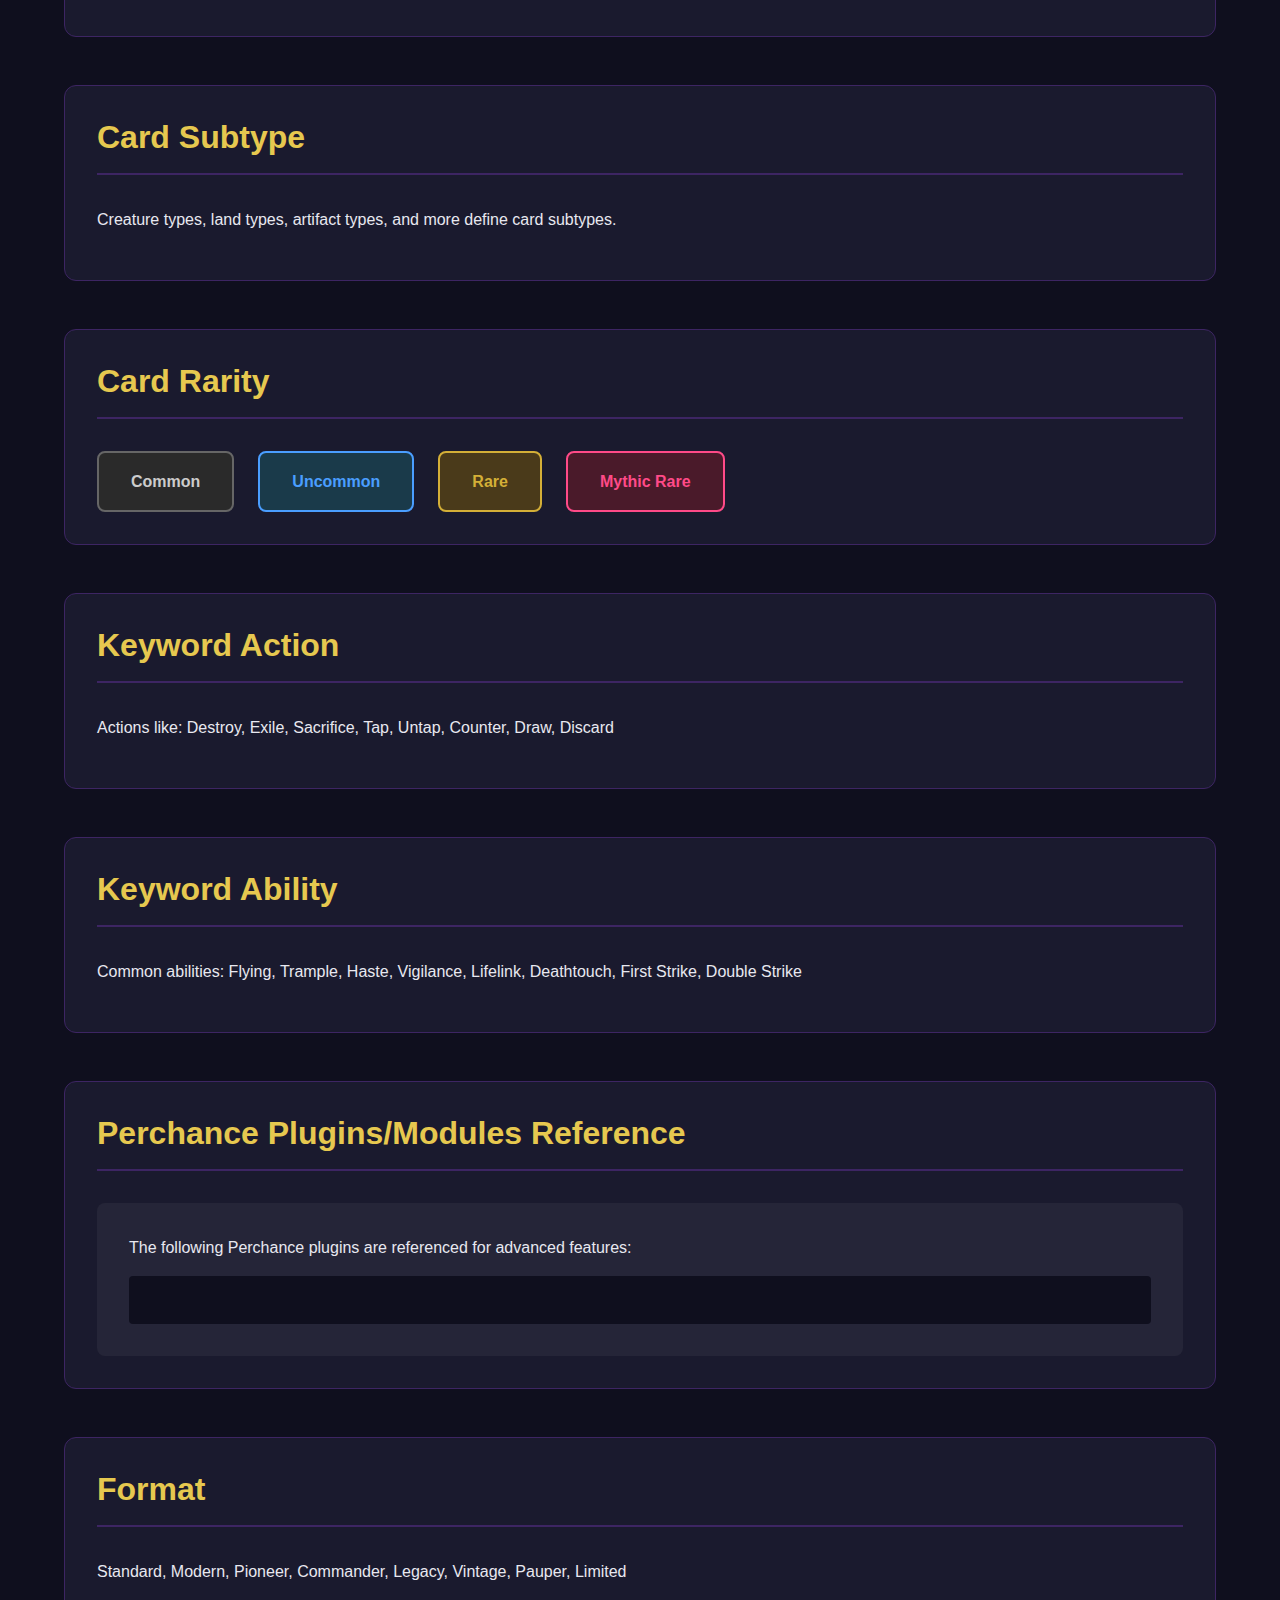
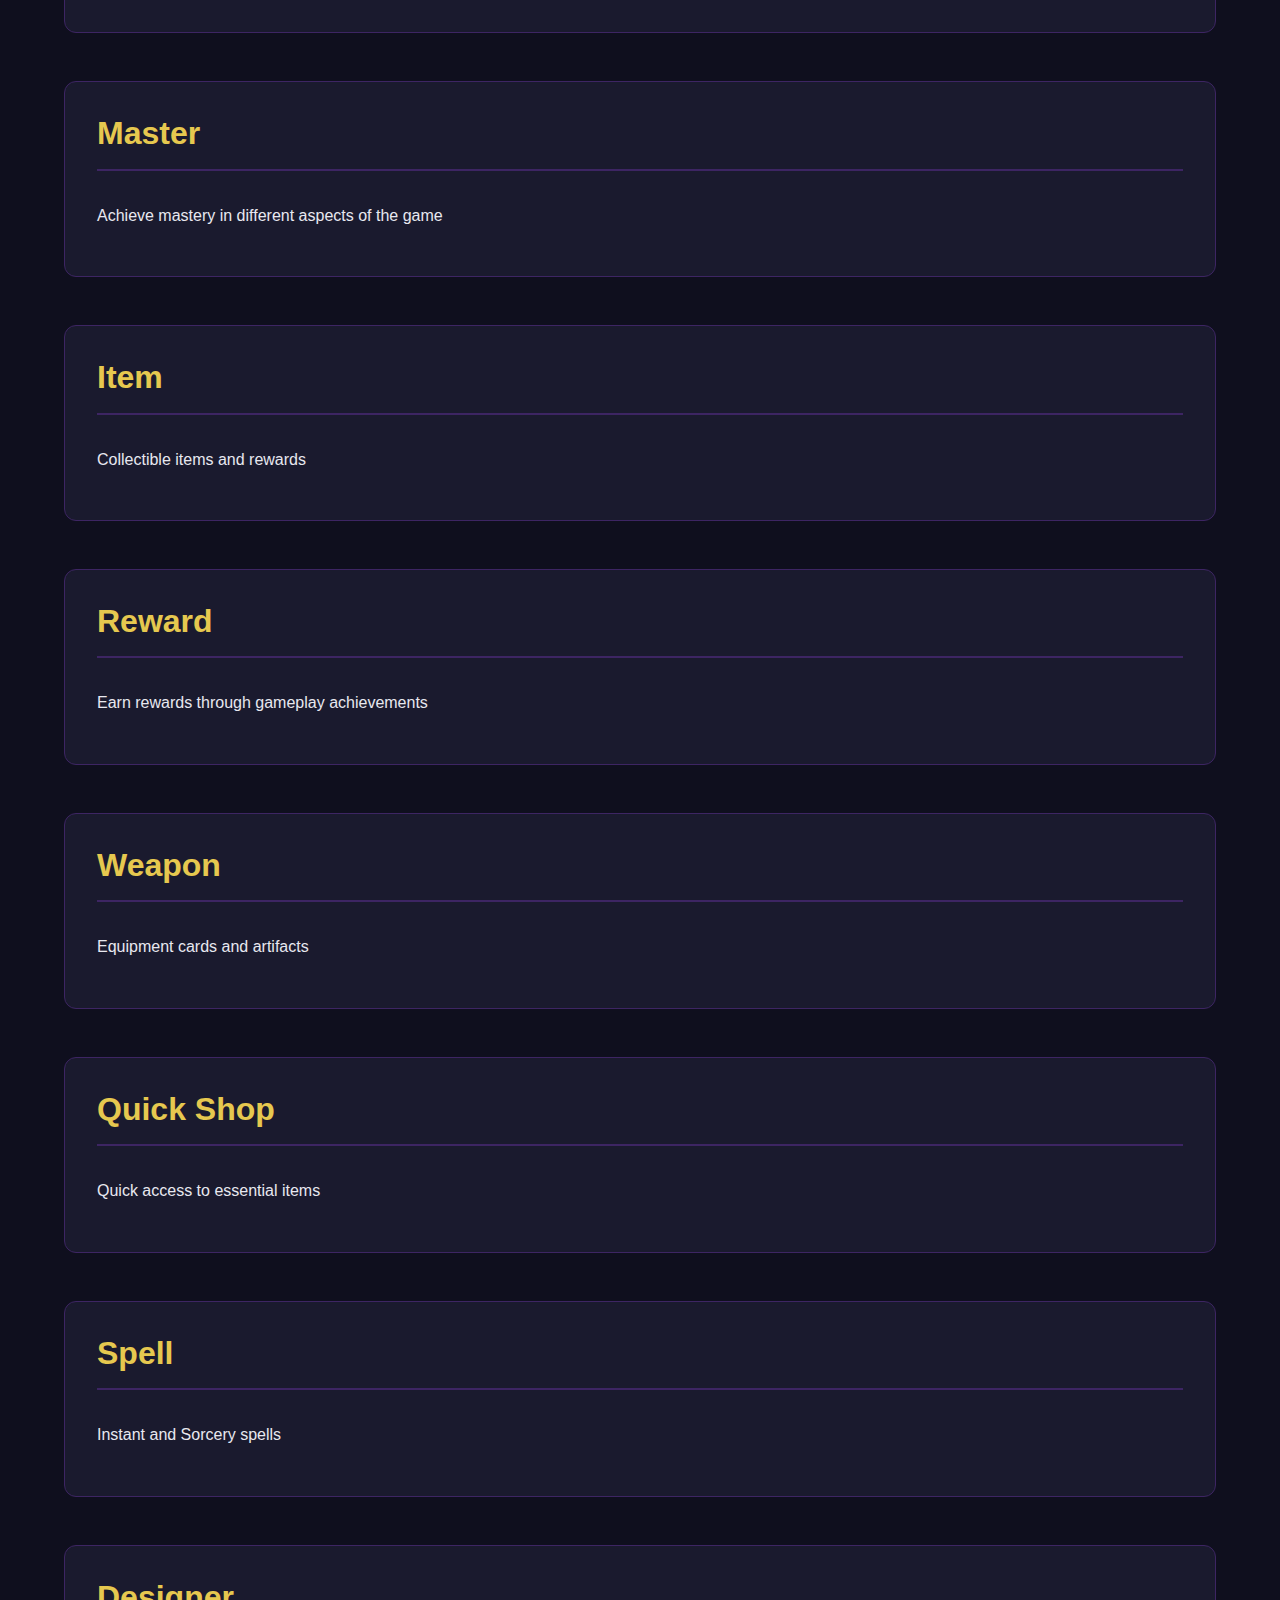
<file: site/game.html>
<!DOCTYPE html>
<html lang="en">
<head>
    <meta charset="UTF-8">
    <meta name="viewport" content="width=device-width, initial-scale=1.0">
    <title>MTG Web Game - 9898-MTG League</title>
    <link rel="stylesheet" href="css/styles.css">
    <link rel="stylesheet" href="css/game.css">
</head>
<body>
    <nav class="navbar">
        <div class="nav-container">
            <div class="nav-brand">
                <span class="mana-symbol">{W}{U}{B}{R}{G}</span>
                <span class="brand-text">9898-MTG League</span>
            </div>
            <button class="nav-toggle" id="navToggle">
                <span></span>
                <span></span>
                <span></span>
            </button>
            <ul class="nav-menu" id="navMenu">
                <li><a href="index.html">Home</a></li>
                <li><a href="standings.html">Standings</a></li>
                <li><a href="schedule.html">Schedule</a></li>
                <li><a href="rules.html">Rules</a></li>
                <li><a href="players.html">Players</a></li>
                <li><a href="game.html" class="active">Game</a></li>
            </ul>
        </div>
    </nav>

    <header class="hero game-hero">
        <div class="hero-content">
            <h1 class="hero-title">MTG Web Game</h1>
            <p class="hero-tagline">Digital Magic: The Gathering Experience</p>
            <p class="hero-subtitle">Play, Learn, and Master the Game</p>
        </div>
    </header>

    <main class="container">
        <!-- Loading Screen -->
        <div id="loadingScreen" class="loading-screen" style="display: none;">
            <div class="loading-content">
                <div class="loading-spinner"></div>
                <div class="loading-text">Loading...</div>
                <div class="loading-percentage">0%</div>
            </div>
        </div>

        <!-- Table of Contents -->
        <section class="toc-section">
            <h2 class="section-title">Game Contents</h2>
            <div class="toc-grid">
                <div class="toc-column">
                    <h3>Core Game Elements</h3>
                    <ul class="toc-list">
                        <li><a href="#encounter">Encounter</a></li>
                        <li><a href="#board">Board</a></li>
                        <li><a href="#rules">Rules</a></li>
                        <li><a href="#color">Color</a></li>
                        <li><a href="#creature">Creature</a></li>
                        <li><a href="#deck">Deck</a></li>
                        <li><a href="#land">Land</a></li>
                        <li><a href="#master">Master</a></li>
                        <li><a href="#boss">Boss</a></li>
                        <li><a href="#format">Format</a></li>
                    </ul>
                </div>
                <div class="toc-column">
                    <h3>Card Properties</h3>
                    <ul class="toc-list">
                        <li><a href="#mana-type">Mana Type</a></li>
                        <li><a href="#card-type">Card Type</a></li>
                        <li><a href="#card-subtype">Card Subtype</a></li>
                        <li><a href="#card-rarity">Card Rarity</a></li>
                        <li><a href="#card-text">Card Text</a></li>
                        <li><a href="#keyword-action">Keyword Action</a></li>
                        <li><a href="#keyword-ability">Keyword Ability</a></li>
                    </ul>
                </div>
                <div class="toc-column">
                    <h3>Game Systems</h3>
                    <ul class="toc-list">
                        <li><a href="#shop">Shop</a></li>
                        <li><a href="#item">Item</a></li>
                        <li><a href="#quest">Quest</a></li>
                        <li><a href="#reward">Reward</a></li>
                        <li><a href="#weapon">Weapon</a></li>
                        <li><a href="#quick-shop">Quick Shop</a></li>
                        <li><a href="#spell">Spell</a></li>
                    </ul>
                </div>
                <div class="toc-column">
                    <h3>Generators & Tools</h3>
                    <ul class="toc-list">
                        <li><a href="#generate-card">Generate Card</a></li>
                        <li><a href="#generate-mission">Generate Mission</a></li>
                        <li><a href="#designer">Designer</a></li>
                        <li><a href="#challenge">Challenge</a></li>
                        <li><a href="#npc">NPC</a></li>
                    </ul>
                </div>
                <div class="toc-column">
                    <h3>Game Mechanics</h3>
                    <ul class="toc-list">
                        <li><a href="#mtgWhen">Card Text Whenever (mtgWhen)</a></li>
                        <li><a href="#begin-game">Begin/Start Game</a></li>
                        <li><a href="#mtgObject">mtgObject</a></li>
                        <li><a href="#genCostSpell">genCostSpell</a></li>
                        <li><a href="#WhenTargetStructure">WhenTargetStructure</a></li>
                        <li><a href="#mtgObjectEmblem">mtgObjectEmblem</a></li>
                        <li><a href="#mtgSpree">mtgSpree</a></li>
                        <li><a href="#hasGets">hasGets</a></li>
                        <li><a href="#castSpell">castSpell</a></li>
                        <li><a href="#cardsYouOwn">cardsYouOwn</a></li>
                        <li><a href="#cardsOwned">cardsOwned</a></li>
                        <li><a href="#cardsTargetOwns">cardsTargetOwns</a></li>
                        <li><a href="#cardsNotOwned">cardsNotOwned</a></li>
                        <li><a href="#mtgCustom">mtgCustom</a></li>
                        <li><a href="#thisHas">thisHas</a></li>
                        <li><a href="#targetHas">targetHas</a></li>
                        <li><a href="#openingHand">openingHand</a></li>
                    </ul>
                </div>
            </div>
        </section>

        <!-- Game Board Canvas -->
        <section id="board" class="game-section">
            <h2 class="section-title">Game Board</h2>
            <div class="board-container">
                <canvas id="gameCanvas" width="1000" height="600"></canvas>
                <div class="board-controls">
                    <button class="btn btn-primary" id="clearBoard">Clear Board</button>
                    <button class="btn btn-secondary" id="resetGame">Reset Game</button>
                    <button class="btn btn-secondary" id="drawCard">Draw Card</button>
                </div>
            </div>
            <div class="hand-area" id="handArea">
                <h3>Your Hand</h3>
                <div class="card-hand" id="cardHand"></div>
            </div>
        </section>

        <!-- AI Chat Interface -->
        <section class="game-section">
            <h2 class="section-title">AI Assistant</h2>
            <div class="ai-chat-container">
                <div class="ai-chat-messages" id="aiChatMessages">
                    <div class="ai-message system">
                        <p>Welcome to the MTG AI Assistant! Ask me anything about Magic: The Gathering, rules, strategies, or use me to generate custom content.</p>
                    </div>
                </div>
                <div class="ai-chat-input">
                    <input type="text" id="aiChatInput" placeholder="Ask about MTG or request card generation..." />
                    <button class="btn btn-primary" id="aiChatSend">Send</button>
                </div>
                <div class="ai-tools">
                    <button class="btn btn-secondary" id="generateTextBtn">Generate Text</button>
                    <button class="btn btn-secondary" id="generateImageBtn">Generate Image</button>
                </div>
            </div>
        </section>

        <!-- Scryfall Card Search -->
        <section class="game-section">
            <h2 class="section-title">Card Search (Scryfall API)</h2>
            <div class="card-search-container">
                <div class="search-controls">
                    <input type="text" id="cardSearchInput" placeholder="Search for cards..." />
                    <button class="btn btn-primary" id="searchCardBtn">Search</button>
                    <button class="btn btn-secondary" id="randomCardBtn">Random Card</button>
                </div>
                <div class="search-results" id="searchResults"></div>
            </div>
        </section>

        <!-- Encounter Section -->
        <section id="encounter" class="game-section">
            <h2 class="section-title">Encounter</h2>
            <div class="encounter-container">
                <p>Encounter challenging opponents in various scenarios. Each encounter tests your strategic skills and deck-building prowess.</p>
                <div class="encounter-grid">
                    <div class="encounter-card" data-difficulty="easy">
                        <h3>Novice Challenge</h3>
                        <p class="difficulty">Difficulty: Easy</p>
                        <p>Face off against a beginner-level opponent with a basic deck.</p>
                        <button class="btn btn-primary start-encounter">Start</button>
                    </div>
                    <div class="encounter-card" data-difficulty="medium">
                        <h3>Veteran Battle</h3>
                        <p class="difficulty">Difficulty: Medium</p>
                        <p>Challenge an experienced planeswalker with advanced strategies.</p>
                        <button class="btn btn-primary start-encounter">Start</button>
                    </div>
                    <div class="encounter-card" data-difficulty="hard">
                        <h3>Master Duel</h3>
                        <p class="difficulty">Difficulty: Hard</p>
                        <p>Test your skills against a master strategist with a powerful deck.</p>
                        <button class="btn btn-primary start-encounter">Start</button>
                    </div>
                </div>
            </div>
        </section>

        <!-- Color Section -->
        <section id="color" class="game-section">
            <h2 class="section-title">MTG Colors</h2>
            <div class="color-grid">
                <div class="color-card white">
                    <h3>{W} White</h3>
                    <p>Peace, Order, Justice</p>
                    <div class="color-abilities">Protection, Life Gain, Board Wipes</div>
                </div>
                <div class="color-card blue">
                    <h3>{U} Blue</h3>
                    <p>Knowledge, Manipulation, Illusion</p>
                    <div class="color-abilities">Counterspells, Card Draw, Flying</div>
                </div>
                <div class="color-card black">
                    <h3>{B} Black</h3>
                    <p>Ambition, Death, Sacrifice</p>
                    <div class="color-abilities">Removal, Reanimation, Life Drain</div>
                </div>
                <div class="color-card red">
                    <h3>{R} Red</h3>
                    <p>Freedom, Chaos, Passion</p>
                    <div class="color-abilities">Direct Damage, Haste, Artifact Destruction</div>
                </div>
                <div class="color-card green">
                    <h3>{G} Green</h3>
                    <p>Nature, Growth, Strength</p>
                    <div class="color-abilities">Ramp, Big Creatures, Enchantment Removal</div>
                </div>
            </div>
        </section>

        <!-- Generate Card Section -->
        <section id="generate-card" class="game-section">
            <h2 class="section-title">Generate Card</h2>
            <div class="generator-container">
                <div class="generator-controls">
                    <div class="control-group">
                        <label for="cardType">Card Type:</label>
                        <select id="cardType">
                            <option value="random">Random</option>
                            <option value="creature">Creature</option>
                            <option value="instant">Instant</option>
                            <option value="sorcery">Sorcery</option>
                            <option value="enchantment">Enchantment</option>
                            <option value="artifact">Artifact</option>
                            <option value="planeswalker">Planeswalker</option>
                            <option value="land">Land</option>
                        </select>
                    </div>
                    <div class="control-group">
                        <label for="cardColor">Color:</label>
                        <select id="cardColor">
                            <option value="random">Random</option>
                            <option value="white">White</option>
                            <option value="blue">Blue</option>
                            <option value="black">Black</option>
                            <option value="red">Red</option>
                            <option value="green">Green</option>
                            <option value="multicolor">Multicolor</option>
                            <option value="colorless">Colorless</option>
                        </select>
                    </div>
                    <div class="control-group">
                        <label for="cardRarity">Rarity:</label>
                        <select id="cardRarity">
                            <option value="random">Random</option>
                            <option value="common">Common</option>
                            <option value="uncommon">Uncommon</option>
                            <option value="rare">Rare</option>
                            <option value="mythic">Mythic Rare</option>
                        </select>
                    </div>
                    <button class="btn btn-primary" id="generateCardBtn">Generate Card</button>
                </div>
                <div class="generated-card-display" id="generatedCardDisplay"></div>
            </div>
        </section>

        <!-- Creature Section -->
        <section id="creature" class="game-section">
            <h2 class="section-title">Creature</h2>
            <p>Creatures are the backbone of most MTG strategies. They can attack, block, and have various abilities.</p>
            <div class="creature-examples">
                <div class="example-card">
                    <h4>Example: Llanowar Elves</h4>
                    <p class="mana-cost">{G}</p>
                    <p class="type-line">Creature — Elf Druid</p>
                    <p class="card-text">{T}: Add {G}.</p>
                    <p class="power-toughness">1/1</p>
                </div>
            </div>
        </section>

        <!-- Deck Section -->
        <section id="deck" class="game-section">
            <h2 class="section-title">Deck Builder</h2>
            <div class="deck-builder">
                <div class="deck-stats">
                    <h3>Deck Statistics</h3>
                    <div class="stat-item">
                        <span class="stat-label">Total Cards:</span>
                        <span class="stat-value" id="deckCount">0</span>
                    </div>
                    <div class="stat-item">
                        <span class="stat-label">Creatures:</span>
                        <span class="stat-value" id="creatureCount">0</span>
                    </div>
                    <div class="stat-item">
                        <span class="stat-label">Spells:</span>
                        <span class="stat-value" id="spellCount">0</span>
                    </div>
                    <div class="stat-item">
                        <span class="stat-label">Lands:</span>
                        <span class="stat-value" id="landCount">0</span>
                    </div>
                </div>
                <div class="deck-list" id="deckList">
                    <h3>Deck List</h3>
                    <p class="text-muted">Add cards to build your deck...</p>
                </div>
            </div>
        </section>

        <!-- Shop Section -->
        <section id="shop" class="game-section">
            <h2 class="section-title">Shop</h2>
            <div class="shop-container">
                <div class="shop-currency">
                    <h3>Your Gold: <span id="playerGold">1000</span></h3>
                </div>
                <div class="shop-items">
                    <div class="shop-item">
                        <h4>Booster Pack</h4>
                        <p>Contains 15 random cards</p>
                        <p class="price">100 Gold</p>
                        <button class="btn btn-primary buy-item" data-item="booster" data-cost="100">Buy</button>
                    </div>
                    <div class="shop-item">
                        <h4>Premium Pack</h4>
                        <p>Contains 15 cards with guaranteed rare</p>
                        <p class="price">250 Gold</p>
                        <button class="btn btn-primary buy-item" data-item="premium" data-cost="250">Buy</button>
                    </div>
                    <div class="shop-item">
                        <h4>Deck Box</h4>
                        <p>Store and organize your decks</p>
                        <p class="price">50 Gold</p>
                        <button class="btn btn-primary buy-item" data-item="deckbox" data-cost="50">Buy</button>
                    </div>
                </div>
            </div>
        </section>

        <!-- Quest Section -->
        <section id="quest" class="game-section">
            <h2 class="section-title">Quests</h2>
            <div class="quest-list">
                <div class="quest-item">
                    <h3>First Victory</h3>
                    <p>Win your first game</p>
                    <p class="quest-reward">Reward: 50 Gold + 1 Booster Pack</p>
                    <div class="quest-progress">
                        <div class="progress-bar">
                            <div class="progress-fill" style="width: 0%"></div>
                        </div>
                        <span class="progress-text">0/1</span>
                    </div>
                </div>
                <div class="quest-item">
                    <h3>Creature Master</h3>
                    <p>Summon 10 creatures in total</p>
                    <p class="quest-reward">Reward: 100 Gold</p>
                    <div class="quest-progress">
                        <div class="progress-bar">
                            <div class="progress-fill" style="width: 0%"></div>
                        </div>
                        <span class="progress-text">0/10</span>
                    </div>
                </div>
                <div class="quest-item">
                    <h3>Spellslinger</h3>
                    <p>Cast 25 spells</p>
                    <p class="quest-reward">Reward: 150 Gold + Special Card</p>
                    <div class="quest-progress">
                        <div class="progress-bar">
                            <div class="progress-fill" style="width: 0%"></div>
                        </div>
                        <span class="progress-text">0/25</span>
                    </div>
                </div>
            </div>
        </section>

        <!-- Generate Mission Section -->
        <section id="generate-mission" class="game-section">
            <h2 class="section-title">Generate Mission</h2>
            <div class="mission-generator">
                <button class="btn btn-primary" id="generateMissionBtn">Generate New Mission</button>
                <div class="generated-mission" id="generatedMission"></div>
            </div>
        </section>

        <!-- Game Mechanics Sections -->
        <section id="mtgWhen" class="game-section">
            <h2 class="section-title">Card Text Whenever (mtgWhen)</h2>
            <p>Triggered abilities that activate when specific conditions are met.</p>
            <div class="mechanic-examples">
                <div class="example-box">
                    <p><strong>Whenever</strong> a creature you control deals combat damage to a player, draw a card.</p>
                </div>
                <div class="example-box">
                    <p><strong>Whenever</strong> this creature attacks, create a 1/1 token.</p>
                </div>
            </div>
        </section>

        <section id="begin-game" class="game-section">
            <h2 class="section-title">Begin/Start Game</h2>
            <div class="game-start-controls">
                <button class="btn btn-primary" id="beginGameBtn">Begin New Game</button>
                <button class="btn btn-secondary" id="shuffleDeckBtn">Shuffle Deck</button>
                <button class="btn btn-secondary" id="drawOpeningHandBtn">Draw Opening Hand</button>
            </div>
            <div id="gameStatus" class="game-status"></div>
        </section>

        <section id="castSpell" class="game-section">
            <h2 class="section-title">Cast Spell</h2>
            <div class="spell-casting">
                <div class="mana-pool">
                    <h3>Available Mana</h3>
                    <div class="mana-display">
                        <span class="mana-item">{W}: <span id="whiteMana">0</span></span>
                        <span class="mana-item">{U}: <span id="blueMana">0</span></span>
                        <span class="mana-item">{B}: <span id="blackMana">0</span></span>
                        <span class="mana-item">{R}: <span id="redMana">0</span></span>
                        <span class="mana-item">{G}: <span id="greenMana">0</span></span>
                        <span class="mana-item">{C}: <span id="colorlessMana">0</span></span>
                    </div>
                </div>
                <div class="spell-list" id="spellList"></div>
            </div>
        </section>

        <section id="boss" class="game-section">
            <h2 class="section-title">Boss Encounters</h2>
            <div class="boss-list">
                <div class="boss-card">
                    <h3>Nicol Bolas, God-Pharaoh</h3>
                    <p class="boss-health">Health: 40</p>
                    <p>The ancient dragon planeswalker seeks to dominate all worlds.</p>
                    <button class="btn btn-primary challenge-boss">Challenge</button>
                </div>
                <div class="boss-card">
                    <h3>Emrakul, the Aeons Torn</h3>
                    <p class="boss-health">Health: 50</p>
                    <p>The cosmic horror that devours entire planes.</p>
                    <button class="btn btn-primary challenge-boss">Challenge</button>
                </div>
            </div>
        </section>

        <section id="npc" class="game-section">
            <h2 class="section-title">NPC Generator</h2>
            <div class="npc-generator">
                <button class="btn btn-primary" id="generateNPCBtn">Generate NPC</button>
                <div class="generated-npc" id="generatedNPC"></div>
            </div>
        </section>

        <!-- Additional Game Mechanic Sections (Placeholders) -->
        <section id="land" class="game-section">
            <h2 class="section-title">Land</h2>
            <p>Lands are the foundation of your mana base. They produce mana used to cast spells.</p>
        </section>

        <section id="mana-type" class="game-section">
            <h2 class="section-title">Mana Type</h2>
            <p>Five colors of mana plus colorless: White {W}, Blue {U}, Black {B}, Red {R}, Green {G}, Colorless {C}</p>
        </section>

        <section id="card-type" class="game-section">
            <h2 class="section-title">Card Type</h2>
            <p>Main card types: Creature, Instant, Sorcery, Enchantment, Artifact, Planeswalker, Land</p>
        </section>

        <section id="card-subtype" class="game-section">
            <h2 class="section-title">Card Subtype</h2>
            <p>Creature types, land types, artifact types, and more define card subtypes.</p>
        </section>

        <section id="card-rarity" class="game-section">
            <h2 class="section-title">Card Rarity</h2>
            <div class="rarity-list">
                <div class="rarity-item common">Common</div>
                <div class="rarity-item uncommon">Uncommon</div>
                <div class="rarity-item rare">Rare</div>
                <div class="rarity-item mythic">Mythic Rare</div>
            </div>
        </section>

        <section id="keyword-action" class="game-section">
            <h2 class="section-title">Keyword Action</h2>
            <p>Actions like: Destroy, Exile, Sacrifice, Tap, Untap, Counter, Draw, Discard</p>
        </section>

        <section id="keyword-ability" class="game-section">
            <h2 class="section-title">Keyword Ability</h2>
            <p>Common abilities: Flying, Trample, Haste, Vigilance, Lifelink, Deathtouch, First Strike, Double Strike</p>
        </section>

        <!-- Perchance Plugin Documentation -->
        <section class="game-section">
            <h2 class="section-title">Perchance Plugins/Modules Reference</h2>
            <div class="plugin-reference">
                <p>The following Perchance plugins are referenced for advanced features:</p>
                <pre><code><!-- Perchance Plugin Imports
googleSheets = {import:google-sheets-plugin}
copyText = {import:copy-text-plugin}
createInstance = {import:create-instance-plugin}
locker = {import:locker-plugin}
superFetch = {import:super-fetch-plugin}
generateText = {import:ai-text-plugin}
downloadButton = {import:download-button-plugin}
json = {import:json-plugin}
md = {import:markdown-plugin}
toc = {import:simple-toc-plugin}
adjW = {import:adjective}
advW = {import:adverb}
ai = {import:ai-text-plugin}
background = {import:background-image-plugin}
commentsPlugin = {import:comments-plugin}
eW = {import:emotion}
f = {import:food}
game = {import:video-game-gen}
generatorStats = {import:generator-stats-plugin}
goto = {import:goto-plugin}
icon = {import:rpg-icon-plugin}
image = {import:text-to-image-plugin}
iW = {import:interjection}
mon = {import:monster-type}
mtgChaos = {import:9898-mtg-chaos-rpg-checker}
n = {import:noun}
nW = {import:noun}
pride = {import:pride-plugin}
pW = {import:pronoun}
roll = {import:dice-plugin}
rW = {import:rare-word}
selectRange = {import:select-range-plugin}
tabs = {import:power-tabs-plugin}
ttap = {import:tap-plugin}
type = {import:typewriter-plugin}
vW = {import:verb}
W = {import:weapons}
--></code></pre>
            </div>
        </section>

        <!-- Remaining mechanic sections (compact) -->
        <section id="format" class="game-section"><h2 class="section-title">Format</h2><p>Standard, Modern, Pioneer, Commander, Legacy, Vintage, Pauper, Limited</p></section>
        <section id="master" class="game-section"><h2 class="section-title">Master</h2><p>Achieve mastery in different aspects of the game</p></section>
        <section id="item" class="game-section"><h2 class="section-title">Item</h2><p>Collectible items and rewards</p></section>
        <section id="reward" class="game-section"><h2 class="section-title">Reward</h2><p>Earn rewards through gameplay achievements</p></section>
        <section id="weapon" class="game-section"><h2 class="section-title">Weapon</h2><p>Equipment cards and artifacts</p></section>
        <section id="quick-shop" class="game-section"><h2 class="section-title">Quick Shop</h2><p>Quick access to essential items</p></section>
        <section id="spell" class="game-section"><h2 class="section-title">Spell</h2><p>Instant and Sorcery spells</p></section>
        <section id="designer" class="game-section"><h2 class="section-title">Designer</h2><p>Custom card designer tool</p></section>
        <section id="challenge" class="game-section"><h2 class="section-title">Challenge</h2><p>Special challenge modes</p></section>
        <section id="card-text" class="game-section"><h2 class="section-title">Card Text</h2><p>Rules text and abilities on cards</p></section>
        <section id="mtgObject" class="game-section"><h2 class="section-title">mtgObject</h2><p>Game object representation system</p></section>
        <section id="genCostSpell" class="game-section"><h2 class="section-title">genCostSpell</h2><p>Spell cost generation system</p></section>
        <section id="WhenTargetStructure" class="game-section"><h2 class="section-title">WhenTargetStructure</h2><p>Target selection framework</p></section>
        <section id="mtgObjectEmblem" class="game-section"><h2 class="section-title">mtgObjectEmblem</h2><p>Emblem game objects</p></section>
        <section id="mtgSpree" class="game-section"><h2 class="section-title">mtgSpree</h2><p>Spree mechanic implementation</p></section>
        <section id="hasGets" class="game-section"><h2 class="section-title">hasGets</h2><p>Card ability checker</p></section>
        <section id="cardsYouOwn" class="game-section"><h2 class="section-title">cardsYouOwn</h2><p>Player card ownership tracker</p></section>
        <section id="cardsOwned" class="game-section"><h2 class="section-title">cardsOwned</h2><p>Total cards owned</p></section>
        <section id="cardsTargetOwns" class="game-section"><h2 class="section-title">cardsTargetOwns</h2><p>Target player card ownership</p></section>
        <section id="cardsNotOwned" class="game-section"><h2 class="section-title">cardsNotOwned</h2><p>Unowned cards tracker</p></section>
        <section id="mtgCustom" class="game-section"><h2 class="section-title">mtgCustom</h2><p>Custom card mechanics</p></section>
        <section id="thisHas" class="game-section"><h2 class="section-title">thisHas</h2><p>Self-referential abilities</p></section>
        <section id="targetHas" class="game-section"><h2 class="section-title">targetHas</h2><p>Target ability checker</p></section>
        <section id="openingHand" class="game-section"><h2 class="section-title">openingHand</h2><p>Starting hand management</p></section>
        <section id="rules" class="game-section"><h2 class="section-title">Rules</h2><p>Comprehensive MTG rules reference</p></section>
    </main>

    <footer class="footer">
        <div class="footer-content">
            <div class="footer-section">
                <h3>9898-MTG League</h3>
                <p>The premier Magic: The Gathering competitive league</p>
            </div>
            <div class="footer-section">
                <h4>Quick Links</h4>
                <ul>
                    <li><a href="standings.html">Standings</a></li>
                    <li><a href="schedule.html">Schedule</a></li>
                    <li><a href="rules.html">Rules</a></li>
                    <li><a href="players.html">Players</a></li>
                    <li><a href="game.html">Game</a></li>
                </ul>
            </div>
            <div class="footer-section">
                <h4>Contact</h4>
                <p>Email: league@9898mtg.com</p>
                <p>Location: Game Haven, Downtown</p>
            </div>
        </div>
        <div class="footer-bottom">
            <p>&copy; 2025 9898-MTG League. Magic: The Gathering is © Wizards of the Coast.</p>
        </div>
    </footer>

    <script src="js/main.js"></script>
    <script src="js/game.js"></script>
</body>
</html>
</file>
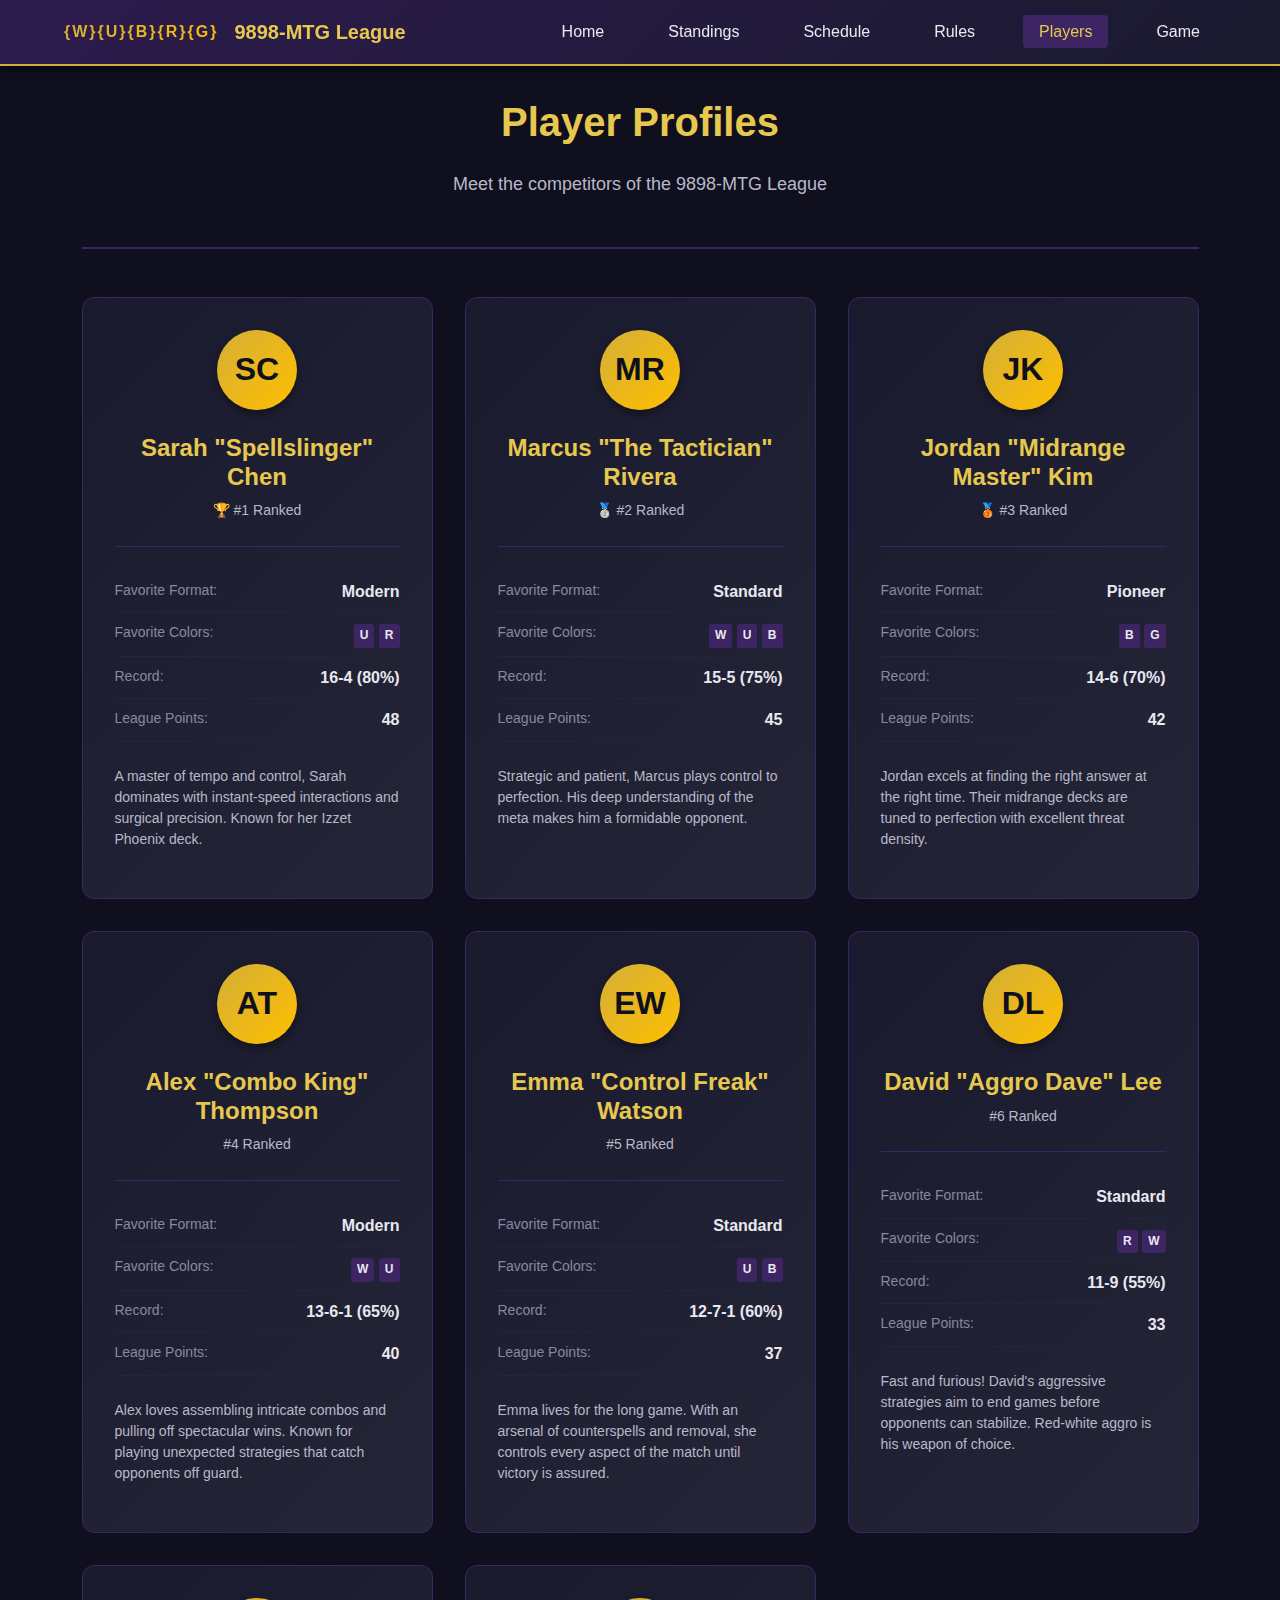
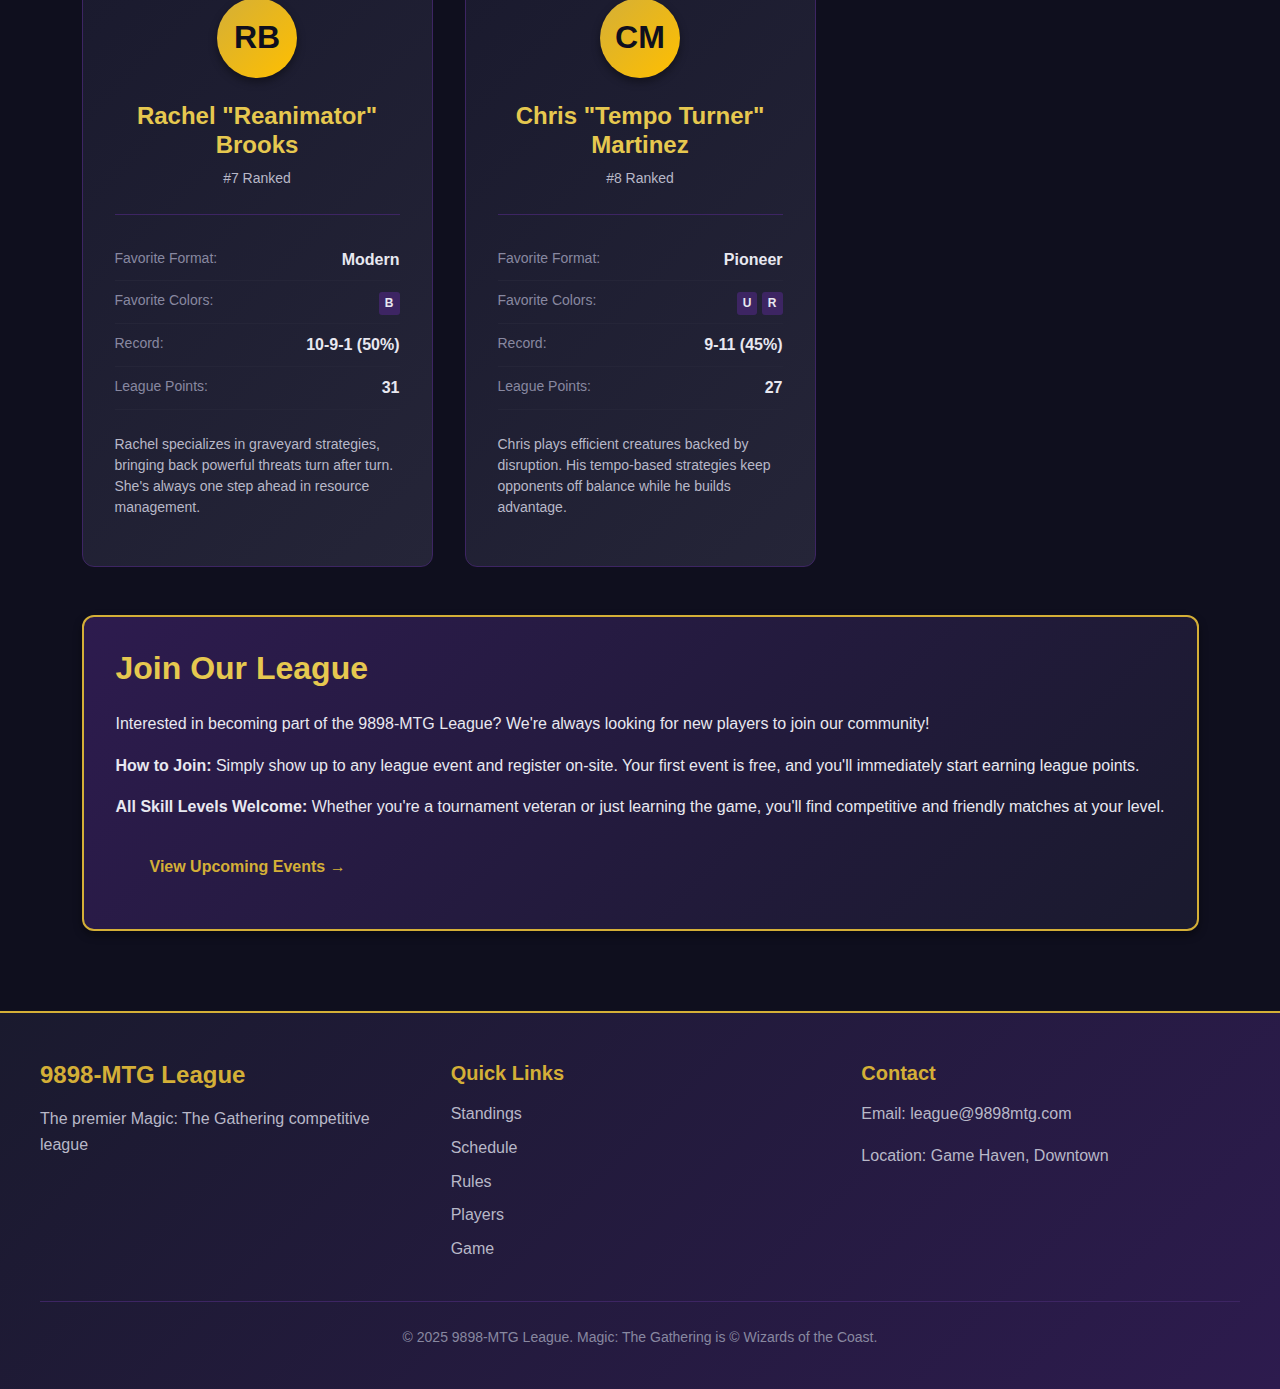
<file: site/players.html>
<!DOCTYPE html>
<html lang="en">
<head>
    <meta charset="UTF-8">
    <meta name="viewport" content="width=device-width, initial-scale=1.0">
    <title>Players - The 9898-MTG League</title>
    <link rel="stylesheet" href="css/styles.css">
</head>
<body>
    <nav class="navbar">
        <div class="nav-container">
            <div class="nav-brand">
                <span class="mana-symbol">{W}{U}{B}{R}{G}</span>
                <span class="brand-text">9898-MTG League</span>
            </div>
            <button class="nav-toggle" id="navToggle">
                <span></span>
                <span></span>
                <span></span>
            </button>
            <ul class="nav-menu" id="navMenu">
                <li><a href="index.html">Home</a></li>
                <li><a href="standings.html">Standings</a></li>
                <li><a href="schedule.html">Schedule</a></li>
                <li><a href="rules.html">Rules</a></li>
                <li><a href="players.html" class="active">Players</a></li>
                <li><a href="game.html">Game</a></li>
            </ul>
        </div>
    </nav>

    <main class="container">
        <section class="page-header">
            <h1>Player Profiles</h1>
            <p class="page-subtitle">Meet the competitors of the 9898-MTG League</p>
        </section>

        <section class="players-section">
            <div class="players-grid">
                <div class="player-card">
                    <div class="player-header">
                        <div class="player-avatar">SC</div>
                        <h3>Sarah "Spellslinger" Chen</h3>
                        <div class="player-rank">🏆 #1 Ranked</div>
                    </div>
                    <div class="player-info">
                        <div class="info-row">
                            <span class="info-label">Favorite Format:</span>
                            <span class="info-value">Modern</span>
                        </div>
                        <div class="info-row">
                            <span class="info-label">Favorite Colors:</span>
                            <span class="info-value"><span class="mana">U</span> <span class="mana">R</span></span>
                        </div>
                        <div class="info-row">
                            <span class="info-label">Record:</span>
                            <span class="info-value">16-4 (80%)</span>
                        </div>
                        <div class="info-row">
                            <span class="info-label">League Points:</span>
                            <span class="info-value">48</span>
                        </div>
                    </div>
                    <div class="player-bio">
                        <p>A master of tempo and control, Sarah dominates with instant-speed interactions and surgical precision. Known for her Izzet Phoenix deck.</p>
                    </div>
                </div>

                <div class="player-card">
                    <div class="player-header">
                        <div class="player-avatar">MR</div>
                        <h3>Marcus "The Tactician" Rivera</h3>
                        <div class="player-rank">🥈 #2 Ranked</div>
                    </div>
                    <div class="player-info">
                        <div class="info-row">
                            <span class="info-label">Favorite Format:</span>
                            <span class="info-value">Standard</span>
                        </div>
                        <div class="info-row">
                            <span class="info-label">Favorite Colors:</span>
                            <span class="info-value"><span class="mana">W</span> <span class="mana">U</span> <span class="mana">B</span></span>
                        </div>
                        <div class="info-row">
                            <span class="info-label">Record:</span>
                            <span class="info-value">15-5 (75%)</span>
                        </div>
                        <div class="info-row">
                            <span class="info-label">League Points:</span>
                            <span class="info-value">45</span>
                        </div>
                    </div>
                    <div class="player-bio">
                        <p>Strategic and patient, Marcus plays control to perfection. His deep understanding of the meta makes him a formidable opponent.</p>
                    </div>
                </div>

                <div class="player-card">
                    <div class="player-header">
                        <div class="player-avatar">JK</div>
                        <h3>Jordan "Midrange Master" Kim</h3>
                        <div class="player-rank">🥉 #3 Ranked</div>
                    </div>
                    <div class="player-info">
                        <div class="info-row">
                            <span class="info-label">Favorite Format:</span>
                            <span class="info-value">Pioneer</span>
                        </div>
                        <div class="info-row">
                            <span class="info-label">Favorite Colors:</span>
                            <span class="info-value"><span class="mana">B</span> <span class="mana">G</span></span>
                        </div>
                        <div class="info-row">
                            <span class="info-label">Record:</span>
                            <span class="info-value">14-6 (70%)</span>
                        </div>
                        <div class="info-row">
                            <span class="info-label">League Points:</span>
                            <span class="info-value">42</span>
                        </div>
                    </div>
                    <div class="player-bio">
                        <p>Jordan excels at finding the right answer at the right time. Their midrange decks are tuned to perfection with excellent threat density.</p>
                    </div>
                </div>

                <div class="player-card">
                    <div class="player-header">
                        <div class="player-avatar">AT</div>
                        <h3>Alex "Combo King" Thompson</h3>
                        <div class="player-rank">#4 Ranked</div>
                    </div>
                    <div class="player-info">
                        <div class="info-row">
                            <span class="info-label">Favorite Format:</span>
                            <span class="info-value">Modern</span>
                        </div>
                        <div class="info-row">
                            <span class="info-label">Favorite Colors:</span>
                            <span class="info-value"><span class="mana">W</span> <span class="mana">U</span></span>
                        </div>
                        <div class="info-row">
                            <span class="info-label">Record:</span>
                            <span class="info-value">13-6-1 (65%)</span>
                        </div>
                        <div class="info-row">
                            <span class="info-label">League Points:</span>
                            <span class="info-value">40</span>
                        </div>
                    </div>
                    <div class="player-bio">
                        <p>Alex loves assembling intricate combos and pulling off spectacular wins. Known for playing unexpected strategies that catch opponents off guard.</p>
                    </div>
                </div>

                <div class="player-card">
                    <div class="player-header">
                        <div class="player-avatar">EW</div>
                        <h3>Emma "Control Freak" Watson</h3>
                        <div class="player-rank">#5 Ranked</div>
                    </div>
                    <div class="player-info">
                        <div class="info-row">
                            <span class="info-label">Favorite Format:</span>
                            <span class="info-value">Standard</span>
                        </div>
                        <div class="info-row">
                            <span class="info-label">Favorite Colors:</span>
                            <span class="info-value"><span class="mana">U</span> <span class="mana">B</span></span>
                        </div>
                        <div class="info-row">
                            <span class="info-label">Record:</span>
                            <span class="info-value">12-7-1 (60%)</span>
                        </div>
                        <div class="info-row">
                            <span class="info-label">League Points:</span>
                            <span class="info-value">37</span>
                        </div>
                    </div>
                    <div class="player-bio">
                        <p>Emma lives for the long game. With an arsenal of counterspells and removal, she controls every aspect of the match until victory is assured.</p>
                    </div>
                </div>

                <div class="player-card">
                    <div class="player-header">
                        <div class="player-avatar">DL</div>
                        <h3>David "Aggro Dave" Lee</h3>
                        <div class="player-rank">#6 Ranked</div>
                    </div>
                    <div class="player-info">
                        <div class="info-row">
                            <span class="info-label">Favorite Format:</span>
                            <span class="info-value">Standard</span>
                        </div>
                        <div class="info-row">
                            <span class="info-label">Favorite Colors:</span>
                            <span class="info-value"><span class="mana">R</span> <span class="mana">W</span></span>
                        </div>
                        <div class="info-row">
                            <span class="info-label">Record:</span>
                            <span class="info-value">11-9 (55%)</span>
                        </div>
                        <div class="info-row">
                            <span class="info-label">League Points:</span>
                            <span class="info-value">33</span>
                        </div>
                    </div>
                    <div class="player-bio">
                        <p>Fast and furious! David's aggressive strategies aim to end games before opponents can stabilize. Red-white aggro is his weapon of choice.</p>
                    </div>
                </div>

                <div class="player-card">
                    <div class="player-header">
                        <div class="player-avatar">RB</div>
                        <h3>Rachel "Reanimator" Brooks</h3>
                        <div class="player-rank">#7 Ranked</div>
                    </div>
                    <div class="player-info">
                        <div class="info-row">
                            <span class="info-label">Favorite Format:</span>
                            <span class="info-value">Modern</span>
                        </div>
                        <div class="info-row">
                            <span class="info-label">Favorite Colors:</span>
                            <span class="info-value"><span class="mana">B</span></span>
                        </div>
                        <div class="info-row">
                            <span class="info-label">Record:</span>
                            <span class="info-value">10-9-1 (50%)</span>
                        </div>
                        <div class="info-row">
                            <span class="info-label">League Points:</span>
                            <span class="info-value">31</span>
                        </div>
                    </div>
                    <div class="player-bio">
                        <p>Rachel specializes in graveyard strategies, bringing back powerful threats turn after turn. She's always one step ahead in resource management.</p>
                    </div>
                </div>

                <div class="player-card">
                    <div class="player-header">
                        <div class="player-avatar">CM</div>
                        <h3>Chris "Tempo Turner" Martinez</h3>
                        <div class="player-rank">#8 Ranked</div>
                    </div>
                    <div class="player-info">
                        <div class="info-row">
                            <span class="info-label">Favorite Format:</span>
                            <span class="info-value">Pioneer</span>
                        </div>
                        <div class="info-row">
                            <span class="info-label">Favorite Colors:</span>
                            <span class="info-value"><span class="mana">U</span> <span class="mana">R</span></span>
                        </div>
                        <div class="info-row">
                            <span class="info-label">Record:</span>
                            <span class="info-value">9-11 (45%)</span>
                        </div>
                        <div class="info-row">
                            <span class="info-label">League Points:</span>
                            <span class="info-value">27</span>
                        </div>
                    </div>
                    <div class="player-bio">
                        <p>Chris plays efficient creatures backed by disruption. His tempo-based strategies keep opponents off balance while he builds advantage.</p>
                    </div>
                </div>
            </div>
        </section>

        <section class="info-section">
            <div class="card info-card">
                <h2>Join Our League</h2>
                <p>Interested in becoming part of the 9898-MTG League? We're always looking for new players to join our community!</p>
                <p><strong>How to Join:</strong> Simply show up to any league event and register on-site. Your first event is free, and you'll immediately start earning league points.</p>
                <p><strong>All Skill Levels Welcome:</strong> Whether you're a tournament veteran or just learning the game, you'll find competitive and friendly matches at your level.</p>
                <a href="schedule.html" class="btn btn-link">View Upcoming Events →</a>
            </div>
        </section>
    </main>

    <footer class="footer">
        <div class="footer-content">
            <div class="footer-section">
                <h3>9898-MTG League</h3>
                <p>The premier Magic: The Gathering competitive league</p>
            </div>
            <div class="footer-section">
                <h4>Quick Links</h4>
                <ul>
                    <li><a href="standings.html">Standings</a></li>
                    <li><a href="schedule.html">Schedule</a></li>
                    <li><a href="rules.html">Rules</a></li>
                    <li><a href="players.html">Players</a></li>
                    <li><a href="game.html">Game</a></li>
                </ul>
            </div>
            <div class="footer-section">
                <h4>Contact</h4>
                <p>Email: league@9898mtg.com</p>
                <p>Location: Game Haven, Downtown</p>
            </div>
        </div>
        <div class="footer-bottom">
            <p>&copy; 2025 9898-MTG League. Magic: The Gathering is © Wizards of the Coast.</p>
        </div>
    </footer>

    <script src="js/main.js"></script>
</body>
</html>
</file>
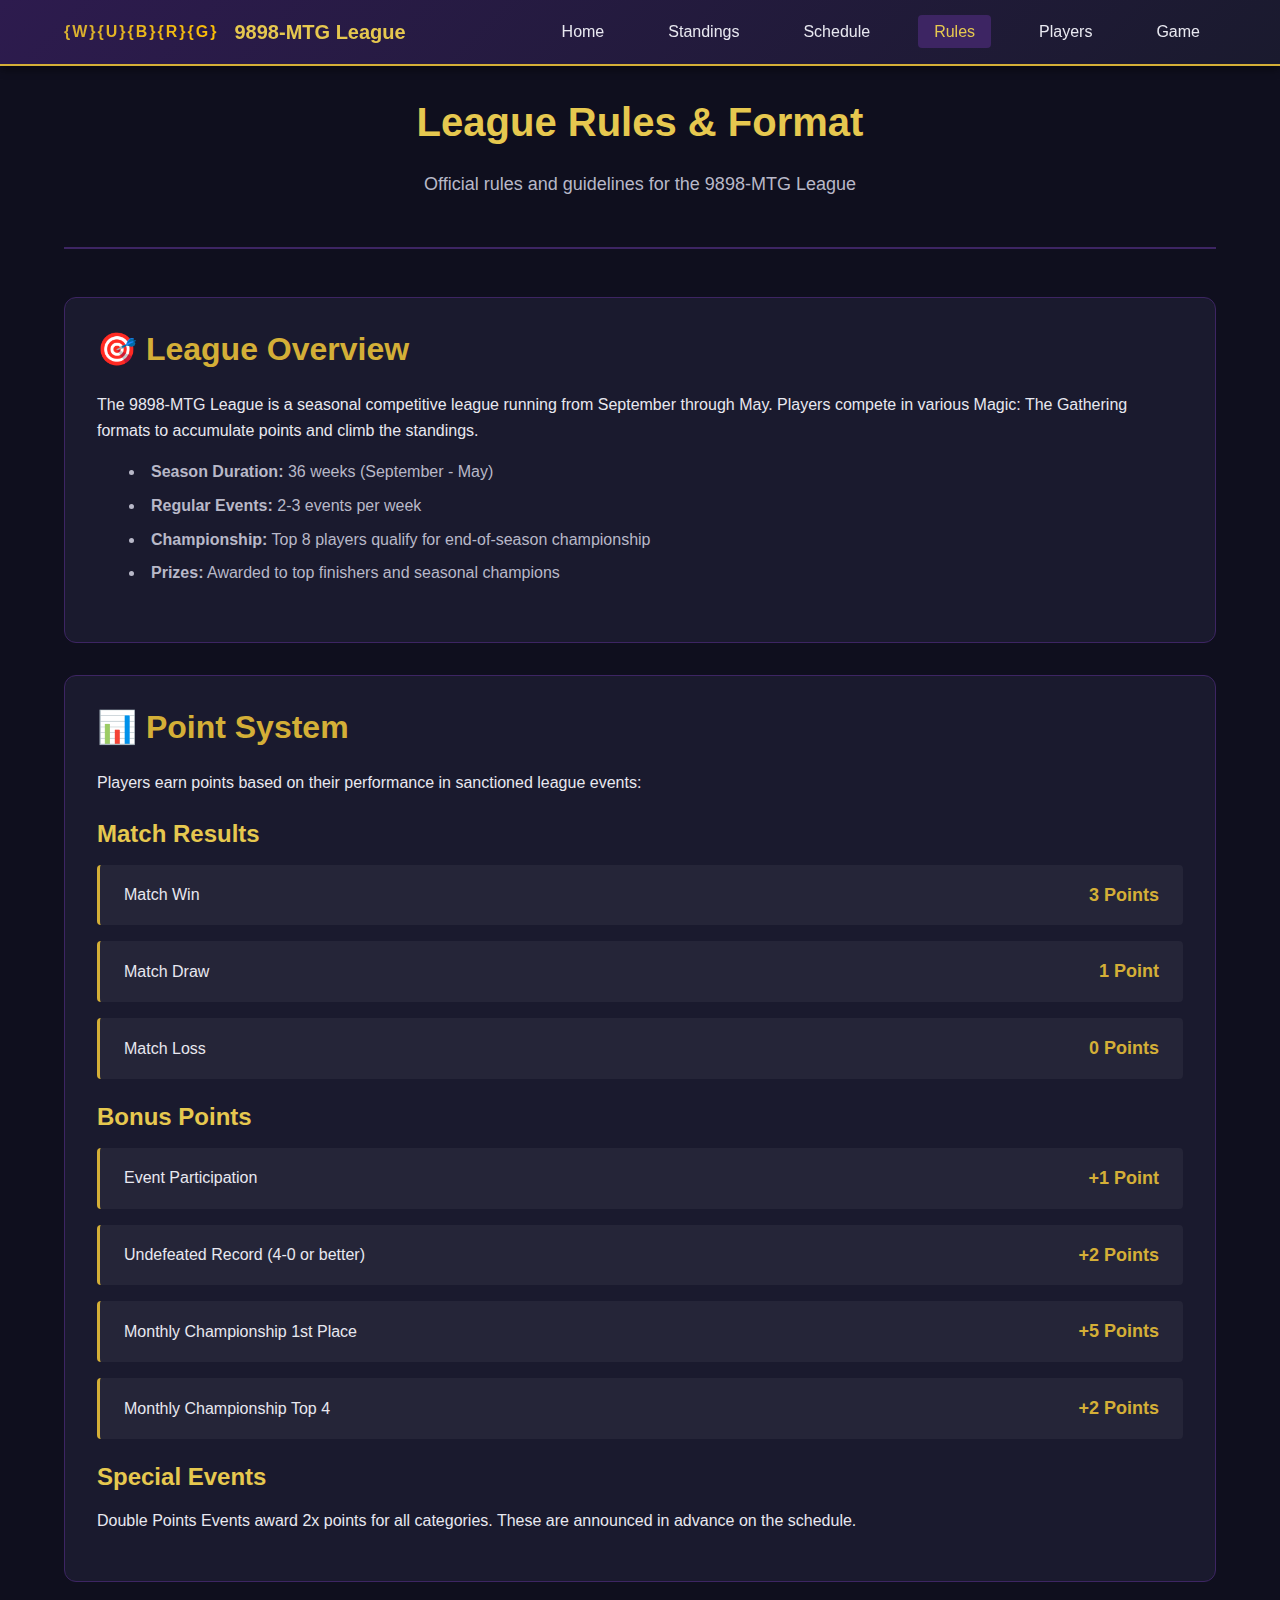
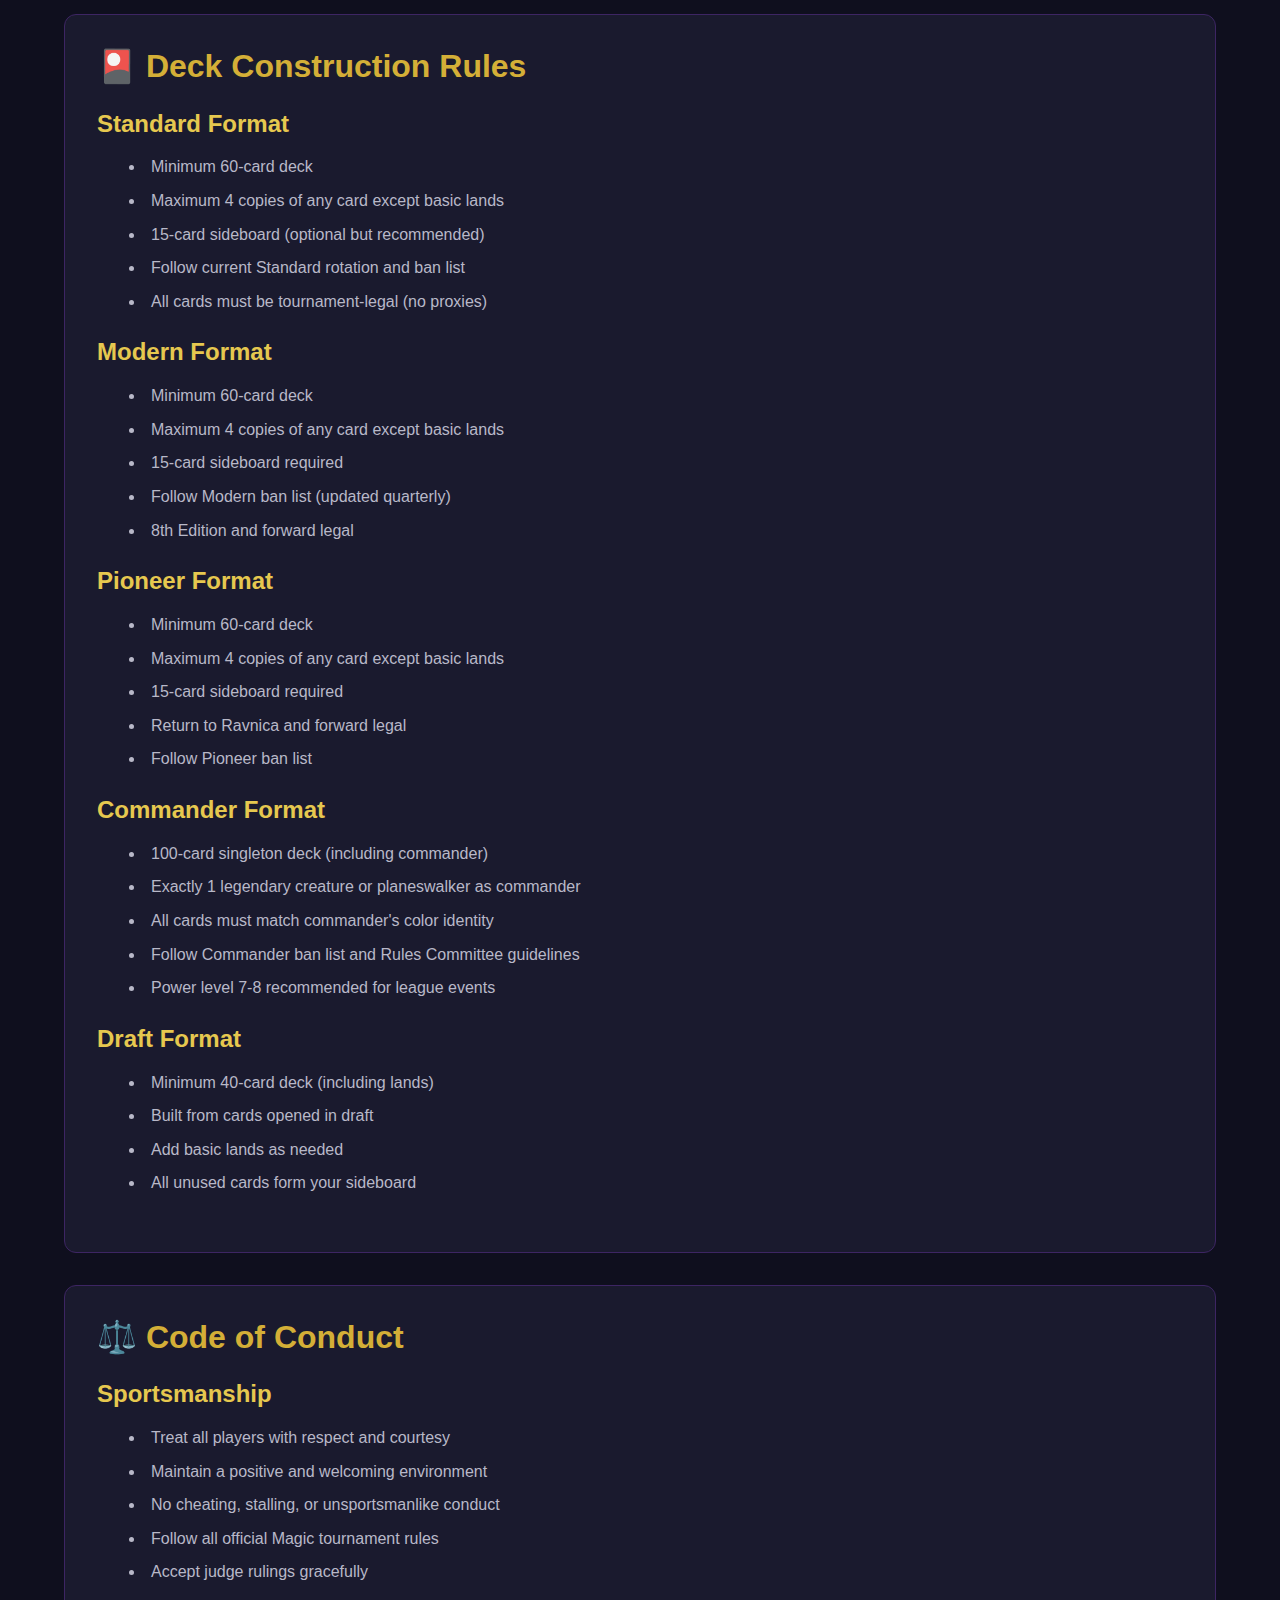
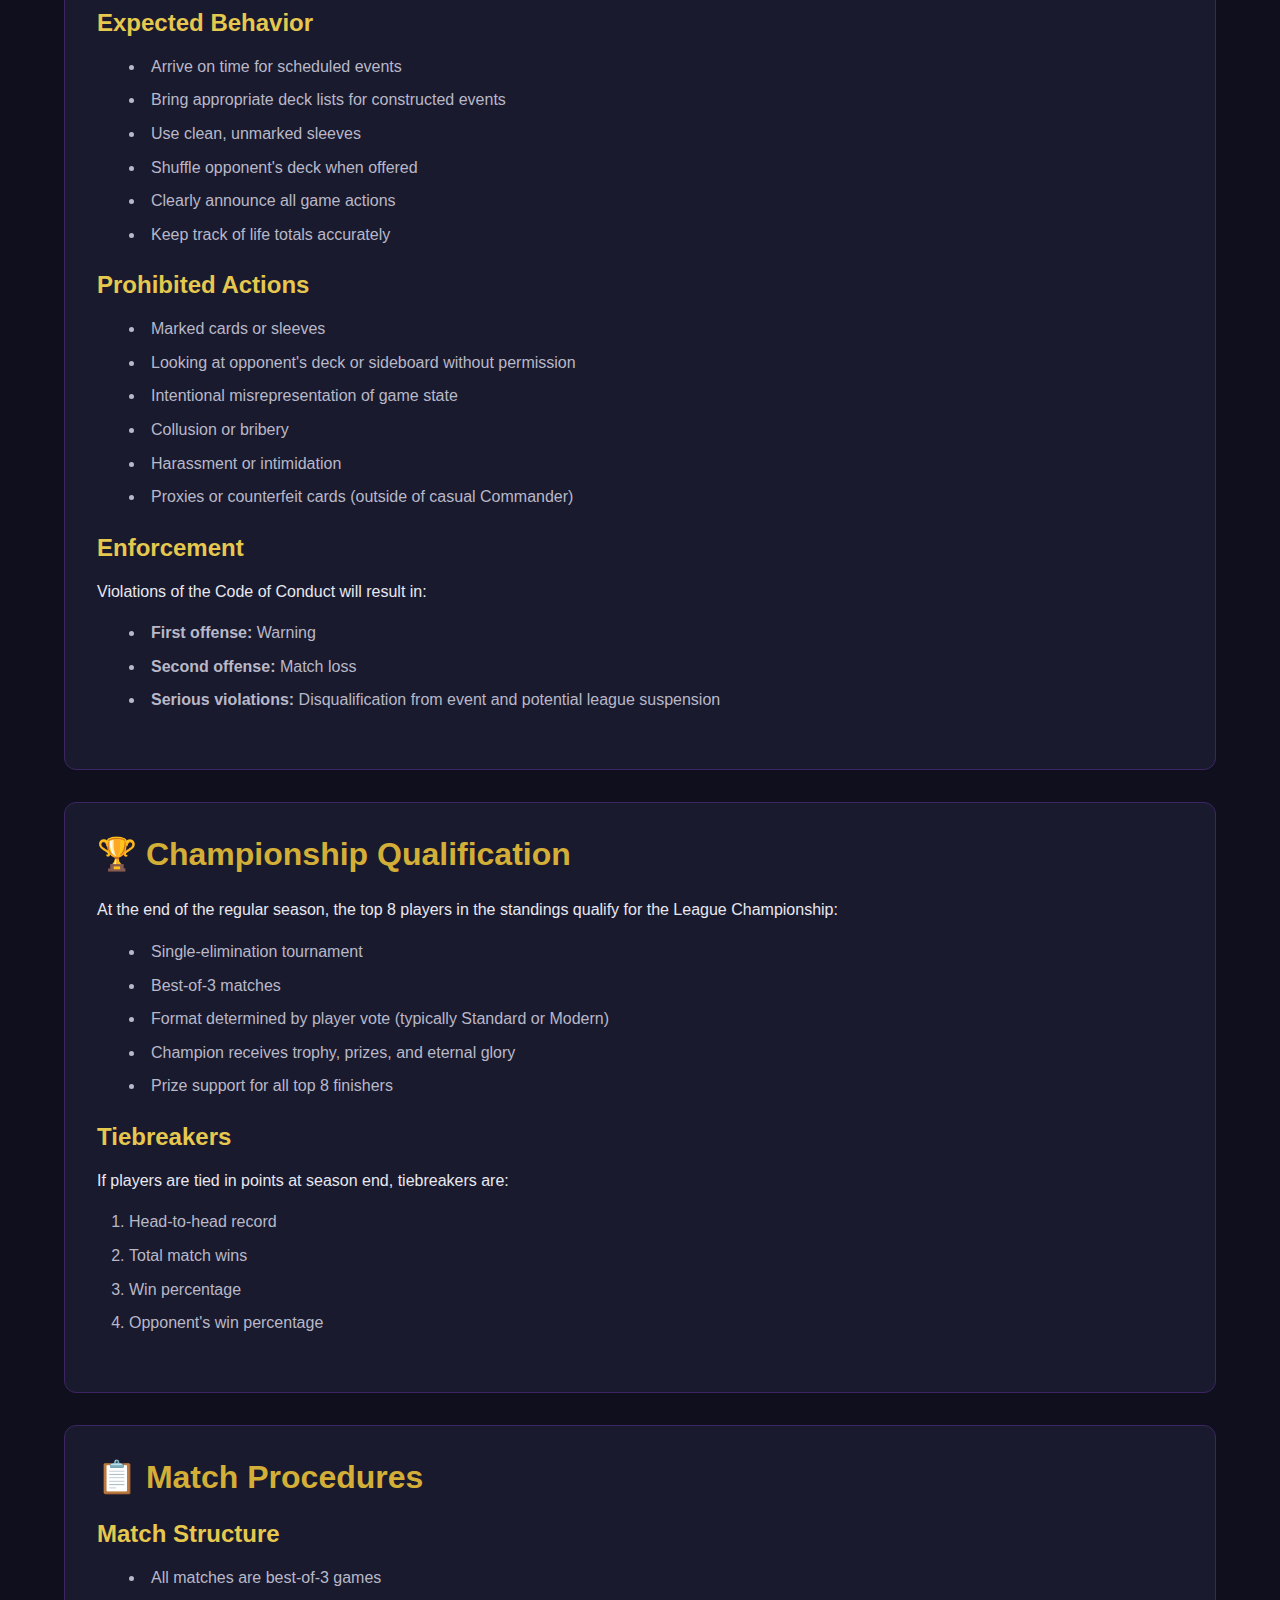
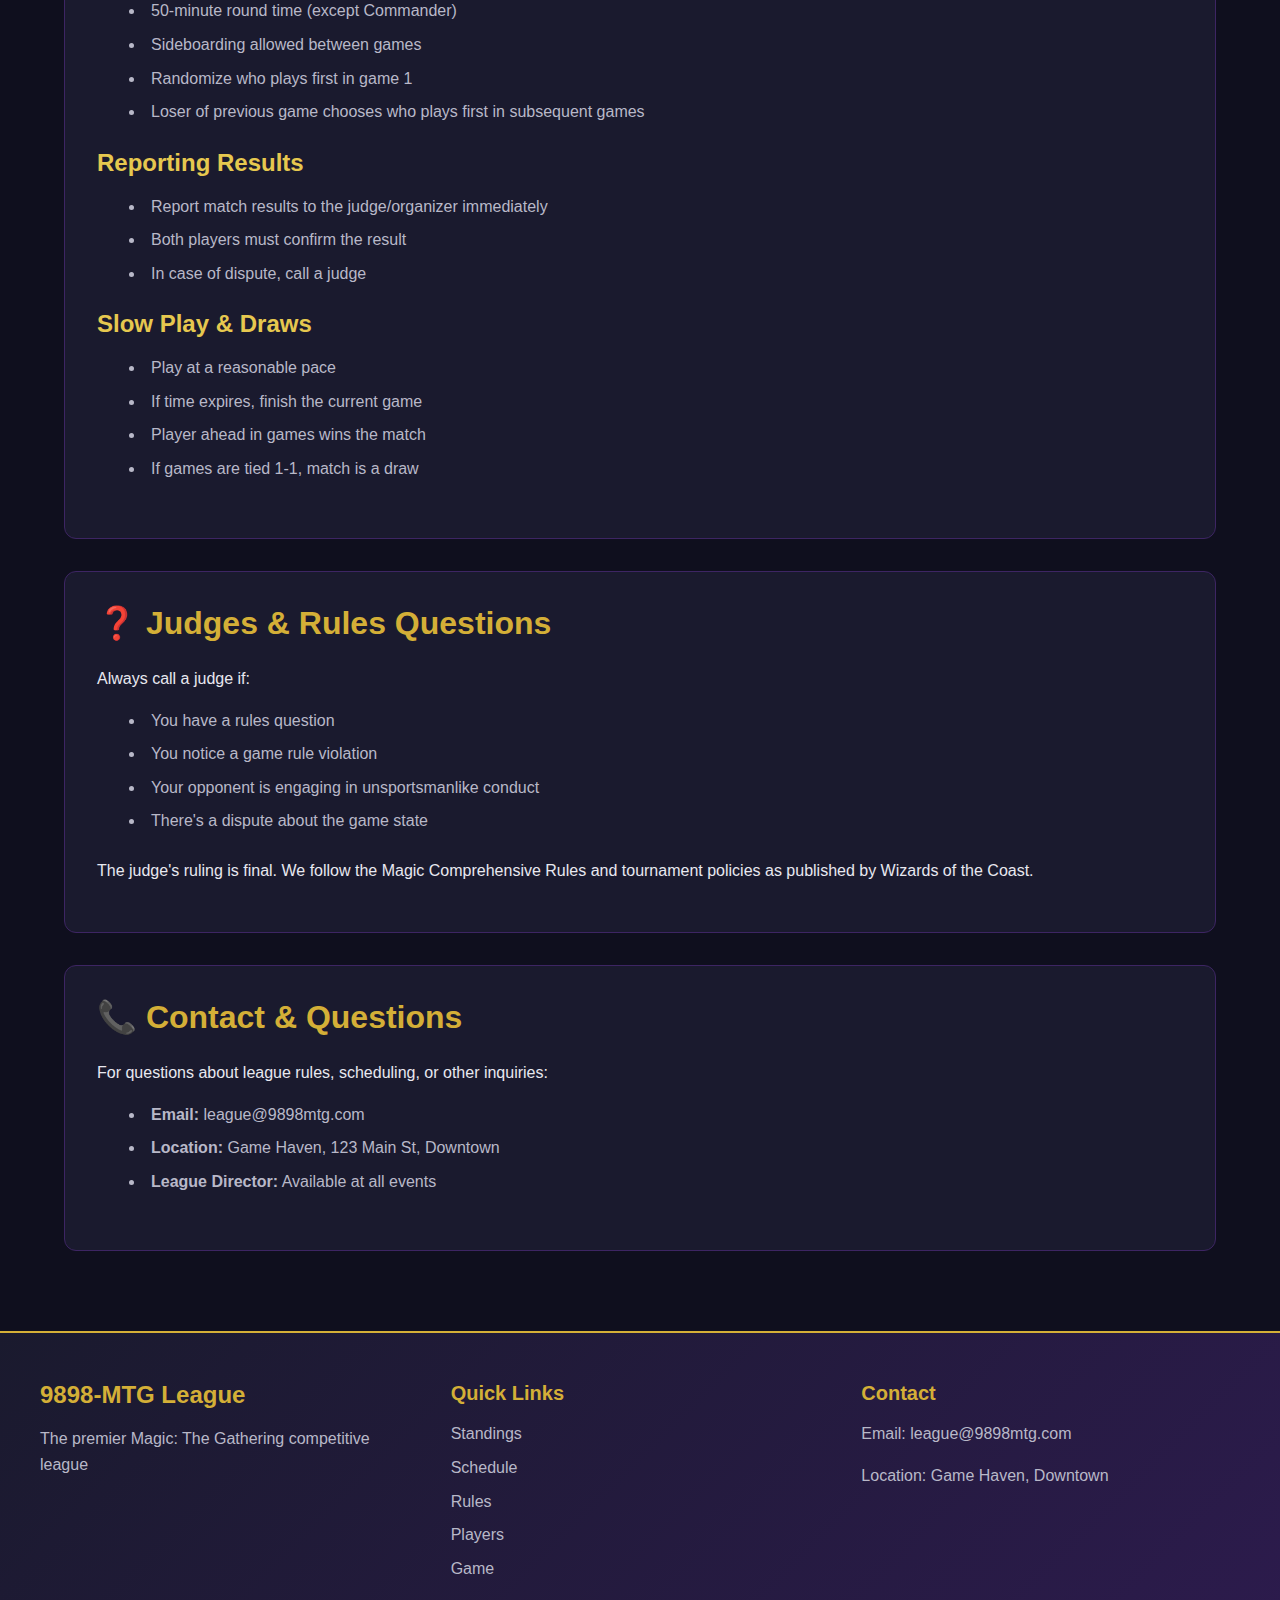
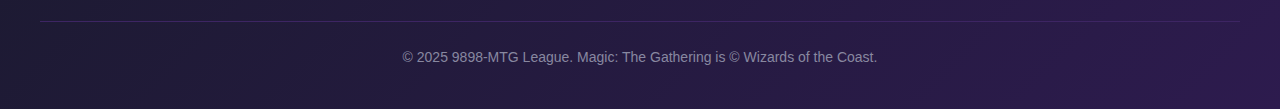
<file: site/rules.html>
<!DOCTYPE html>
<html lang="en">
<head>
    <meta charset="UTF-8">
    <meta name="viewport" content="width=device-width, initial-scale=1.0">
    <title>Rules - The 9898-MTG League</title>
    <link rel="stylesheet" href="css/styles.css">
</head>
<body>
    <nav class="navbar">
        <div class="nav-container">
            <div class="nav-brand">
                <span class="mana-symbol">{W}{U}{B}{R}{G}</span>
                <span class="brand-text">9898-MTG League</span>
            </div>
            <button class="nav-toggle" id="navToggle">
                <span></span>
                <span></span>
                <span></span>
            </button>
            <ul class="nav-menu" id="navMenu">
                <li><a href="index.html">Home</a></li>
                <li><a href="standings.html">Standings</a></li>
                <li><a href="schedule.html">Schedule</a></li>
                <li><a href="rules.html" class="active">Rules</a></li>
                <li><a href="players.html">Players</a></li>
                <li><a href="game.html">Game</a></li>
            </ul>
        </div>
    </nav>

    <main class="container">
        <section class="page-header">
            <h1>League Rules & Format</h1>
            <p class="page-subtitle">Official rules and guidelines for the 9898-MTG League</p>
        </section>

        <section class="rules-section">
            <div class="rule-card">
                <h2>🎯 League Overview</h2>
                <p>The 9898-MTG League is a seasonal competitive league running from September through May. Players compete in various Magic: The Gathering formats to accumulate points and climb the standings.</p>
                <ul>
                    <li><strong>Season Duration:</strong> 36 weeks (September - May)</li>
                    <li><strong>Regular Events:</strong> 2-3 events per week</li>
                    <li><strong>Championship:</strong> Top 8 players qualify for end-of-season championship</li>
                    <li><strong>Prizes:</strong> Awarded to top finishers and seasonal champions</li>
                </ul>
            </div>

            <div class="rule-card">
                <h2>📊 Point System</h2>
                <p>Players earn points based on their performance in sanctioned league events:</p>
                
                <h3>Match Results</h3>
                <div class="points-table">
                    <div class="point-item">
                        <span class="point-type">Match Win</span>
                        <span class="point-value">3 Points</span>
                    </div>
                    <div class="point-item">
                        <span class="point-type">Match Draw</span>
                        <span class="point-value">1 Point</span>
                    </div>
                    <div class="point-item">
                        <span class="point-type">Match Loss</span>
                        <span class="point-value">0 Points</span>
                    </div>
                </div>

                <h3>Bonus Points</h3>
                <div class="points-table">
                    <div class="point-item">
                        <span class="point-type">Event Participation</span>
                        <span class="point-value">+1 Point</span>
                    </div>
                    <div class="point-item">
                        <span class="point-type">Undefeated Record (4-0 or better)</span>
                        <span class="point-value">+2 Points</span>
                    </div>
                    <div class="point-item">
                        <span class="point-type">Monthly Championship 1st Place</span>
                        <span class="point-value">+5 Points</span>
                    </div>
                    <div class="point-item">
                        <span class="point-type">Monthly Championship Top 4</span>
                        <span class="point-value">+2 Points</span>
                    </div>
                </div>

                <h3>Special Events</h3>
                <p>Double Points Events award 2x points for all categories. These are announced in advance on the schedule.</p>
            </div>

            <div class="rule-card">
                <h2>🎴 Deck Construction Rules</h2>
                
                <h3>Standard Format</h3>
                <ul>
                    <li>Minimum 60-card deck</li>
                    <li>Maximum 4 copies of any card except basic lands</li>
                    <li>15-card sideboard (optional but recommended)</li>
                    <li>Follow current Standard rotation and ban list</li>
                    <li>All cards must be tournament-legal (no proxies)</li>
                </ul>

                <h3>Modern Format</h3>
                <ul>
                    <li>Minimum 60-card deck</li>
                    <li>Maximum 4 copies of any card except basic lands</li>
                    <li>15-card sideboard required</li>
                    <li>Follow Modern ban list (updated quarterly)</li>
                    <li>8th Edition and forward legal</li>
                </ul>

                <h3>Pioneer Format</h3>
                <ul>
                    <li>Minimum 60-card deck</li>
                    <li>Maximum 4 copies of any card except basic lands</li>
                    <li>15-card sideboard required</li>
                    <li>Return to Ravnica and forward legal</li>
                    <li>Follow Pioneer ban list</li>
                </ul>

                <h3>Commander Format</h3>
                <ul>
                    <li>100-card singleton deck (including commander)</li>
                    <li>Exactly 1 legendary creature or planeswalker as commander</li>
                    <li>All cards must match commander's color identity</li>
                    <li>Follow Commander ban list and Rules Committee guidelines</li>
                    <li>Power level 7-8 recommended for league events</li>
                </ul>

                <h3>Draft Format</h3>
                <ul>
                    <li>Minimum 40-card deck (including lands)</li>
                    <li>Built from cards opened in draft</li>
                    <li>Add basic lands as needed</li>
                    <li>All unused cards form your sideboard</li>
                </ul>
            </div>

            <div class="rule-card">
                <h2>⚖️ Code of Conduct</h2>
                
                <h3>Sportsmanship</h3>
                <ul>
                    <li>Treat all players with respect and courtesy</li>
                    <li>Maintain a positive and welcoming environment</li>
                    <li>No cheating, stalling, or unsportsmanlike conduct</li>
                    <li>Follow all official Magic tournament rules</li>
                    <li>Accept judge rulings gracefully</li>
                </ul>

                <h3>Expected Behavior</h3>
                <ul>
                    <li>Arrive on time for scheduled events</li>
                    <li>Bring appropriate deck lists for constructed events</li>
                    <li>Use clean, unmarked sleeves</li>
                    <li>Shuffle opponent's deck when offered</li>
                    <li>Clearly announce all game actions</li>
                    <li>Keep track of life totals accurately</li>
                </ul>

                <h3>Prohibited Actions</h3>
                <ul>
                    <li>Marked cards or sleeves</li>
                    <li>Looking at opponent's deck or sideboard without permission</li>
                    <li>Intentional misrepresentation of game state</li>
                    <li>Collusion or bribery</li>
                    <li>Harassment or intimidation</li>
                    <li>Proxies or counterfeit cards (outside of casual Commander)</li>
                </ul>

                <h3>Enforcement</h3>
                <p>Violations of the Code of Conduct will result in:</p>
                <ul>
                    <li><strong>First offense:</strong> Warning</li>
                    <li><strong>Second offense:</strong> Match loss</li>
                    <li><strong>Serious violations:</strong> Disqualification from event and potential league suspension</li>
                </ul>
            </div>

            <div class="rule-card">
                <h2>🏆 Championship Qualification</h2>
                <p>At the end of the regular season, the top 8 players in the standings qualify for the League Championship:</p>
                <ul>
                    <li>Single-elimination tournament</li>
                    <li>Best-of-3 matches</li>
                    <li>Format determined by player vote (typically Standard or Modern)</li>
                    <li>Champion receives trophy, prizes, and eternal glory</li>
                    <li>Prize support for all top 8 finishers</li>
                </ul>

                <h3>Tiebreakers</h3>
                <p>If players are tied in points at season end, tiebreakers are:</p>
                <ol>
                    <li>Head-to-head record</li>
                    <li>Total match wins</li>
                    <li>Win percentage</li>
                    <li>Opponent's win percentage</li>
                </ol>
            </div>

            <div class="rule-card">
                <h2>📋 Match Procedures</h2>
                
                <h3>Match Structure</h3>
                <ul>
                    <li>All matches are best-of-3 games</li>
                    <li>50-minute round time (except Commander)</li>
                    <li>Sideboarding allowed between games</li>
                    <li>Randomize who plays first in game 1</li>
                    <li>Loser of previous game chooses who plays first in subsequent games</li>
                </ul>

                <h3>Reporting Results</h3>
                <ul>
                    <li>Report match results to the judge/organizer immediately</li>
                    <li>Both players must confirm the result</li>
                    <li>In case of dispute, call a judge</li>
                </ul>

                <h3>Slow Play & Draws</h3>
                <ul>
                    <li>Play at a reasonable pace</li>
                    <li>If time expires, finish the current game</li>
                    <li>Player ahead in games wins the match</li>
                    <li>If games are tied 1-1, match is a draw</li>
                </ul>
            </div>

            <div class="rule-card">
                <h2>❓ Judges & Rules Questions</h2>
                <p>Always call a judge if:</p>
                <ul>
                    <li>You have a rules question</li>
                    <li>You notice a game rule violation</li>
                    <li>Your opponent is engaging in unsportsmanlike conduct</li>
                    <li>There's a dispute about the game state</li>
                </ul>
                <p>The judge's ruling is final. We follow the Magic Comprehensive Rules and tournament policies as published by Wizards of the Coast.</p>
            </div>

            <div class="rule-card">
                <h2>📞 Contact & Questions</h2>
                <p>For questions about league rules, scheduling, or other inquiries:</p>
                <ul>
                    <li><strong>Email:</strong> league@9898mtg.com</li>
                    <li><strong>Location:</strong> Game Haven, 123 Main St, Downtown</li>
                    <li><strong>League Director:</strong> Available at all events</li>
                </ul>
            </div>
        </section>
    </main>

    <footer class="footer">
        <div class="footer-content">
            <div class="footer-section">
                <h3>9898-MTG League</h3>
                <p>The premier Magic: The Gathering competitive league</p>
            </div>
            <div class="footer-section">
                <h4>Quick Links</h4>
                <ul>
                    <li><a href="standings.html">Standings</a></li>
                    <li><a href="schedule.html">Schedule</a></li>
                    <li><a href="rules.html">Rules</a></li>
                    <li><a href="players.html">Players</a></li>
                    <li><a href="game.html">Game</a></li>
                </ul>
            </div>
            <div class="footer-section">
                <h4>Contact</h4>
                <p>Email: league@9898mtg.com</p>
                <p>Location: Game Haven, Downtown</p>
            </div>
        </div>
        <div class="footer-bottom">
            <p>&copy; 2025 9898-MTG League. Magic: The Gathering is © Wizards of the Coast.</p>
        </div>
    </footer>

    <script src="js/main.js"></script>
</body>
</html>
</file>
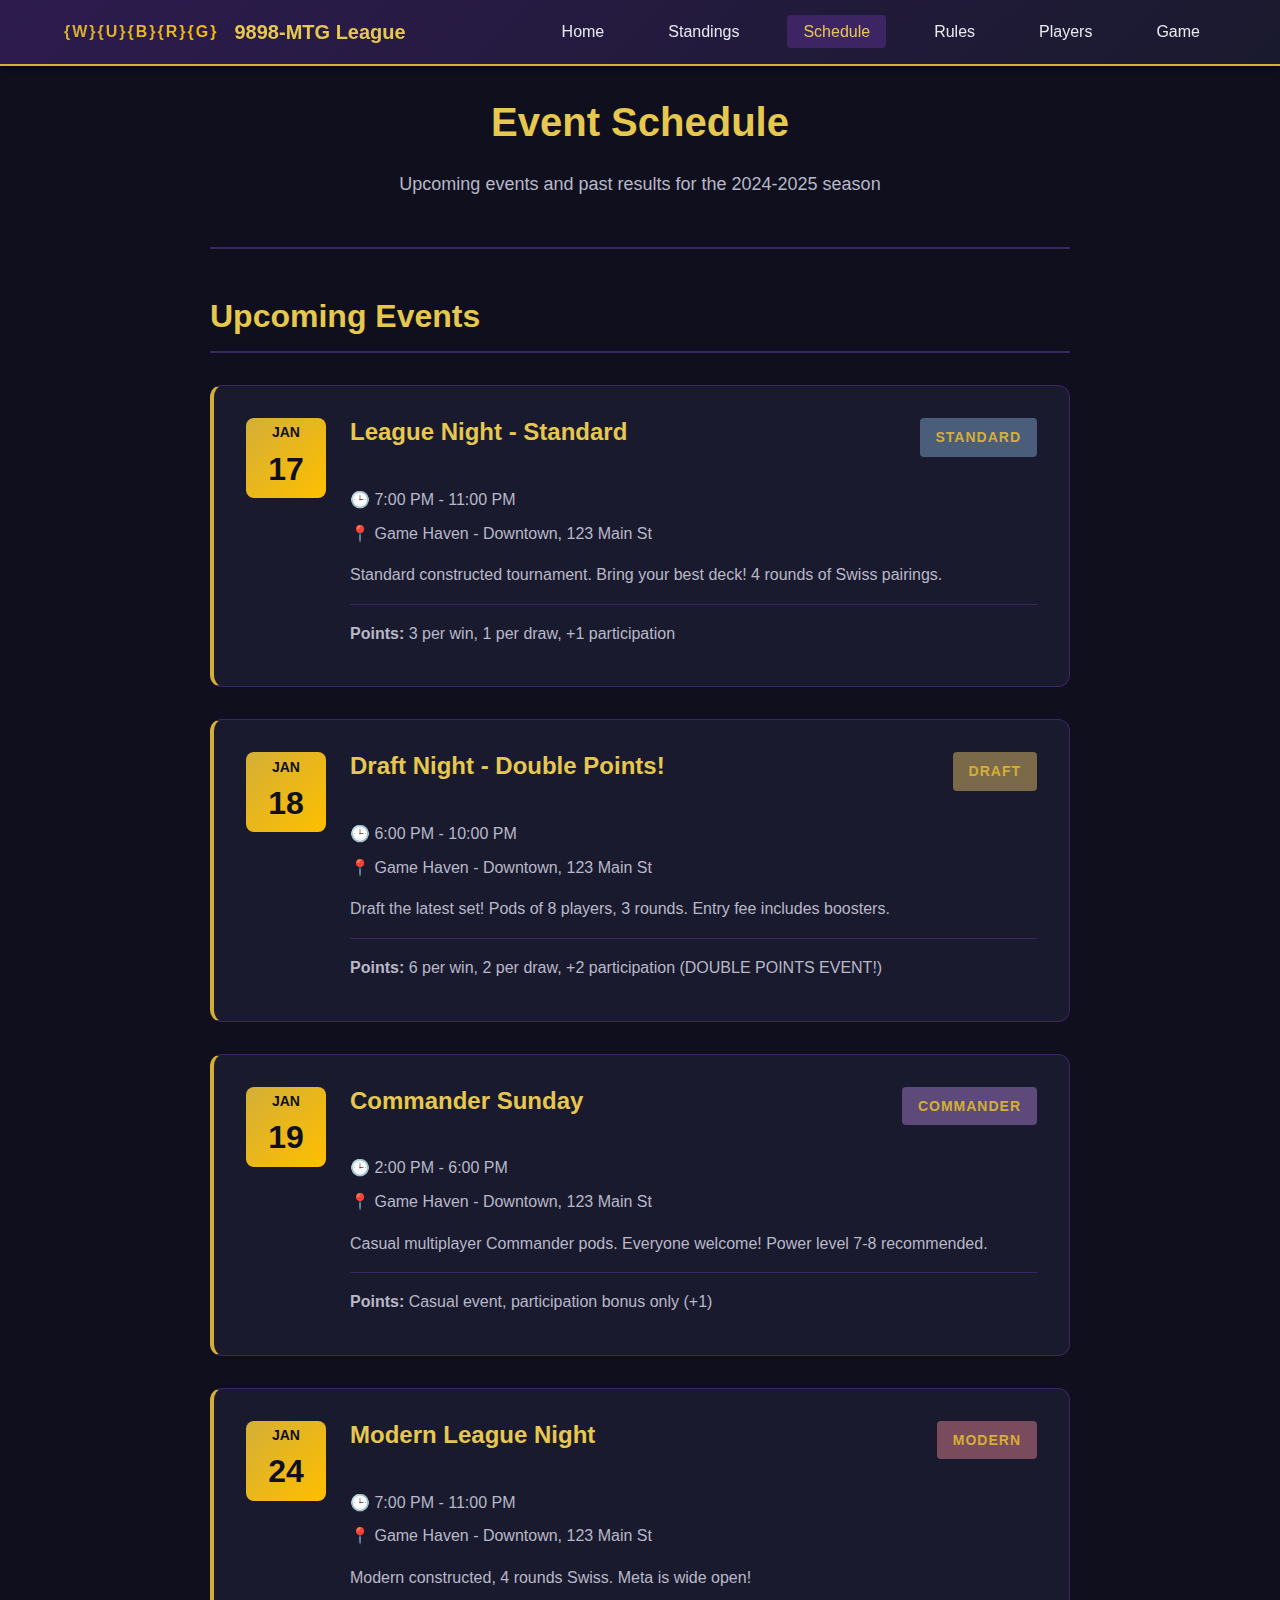
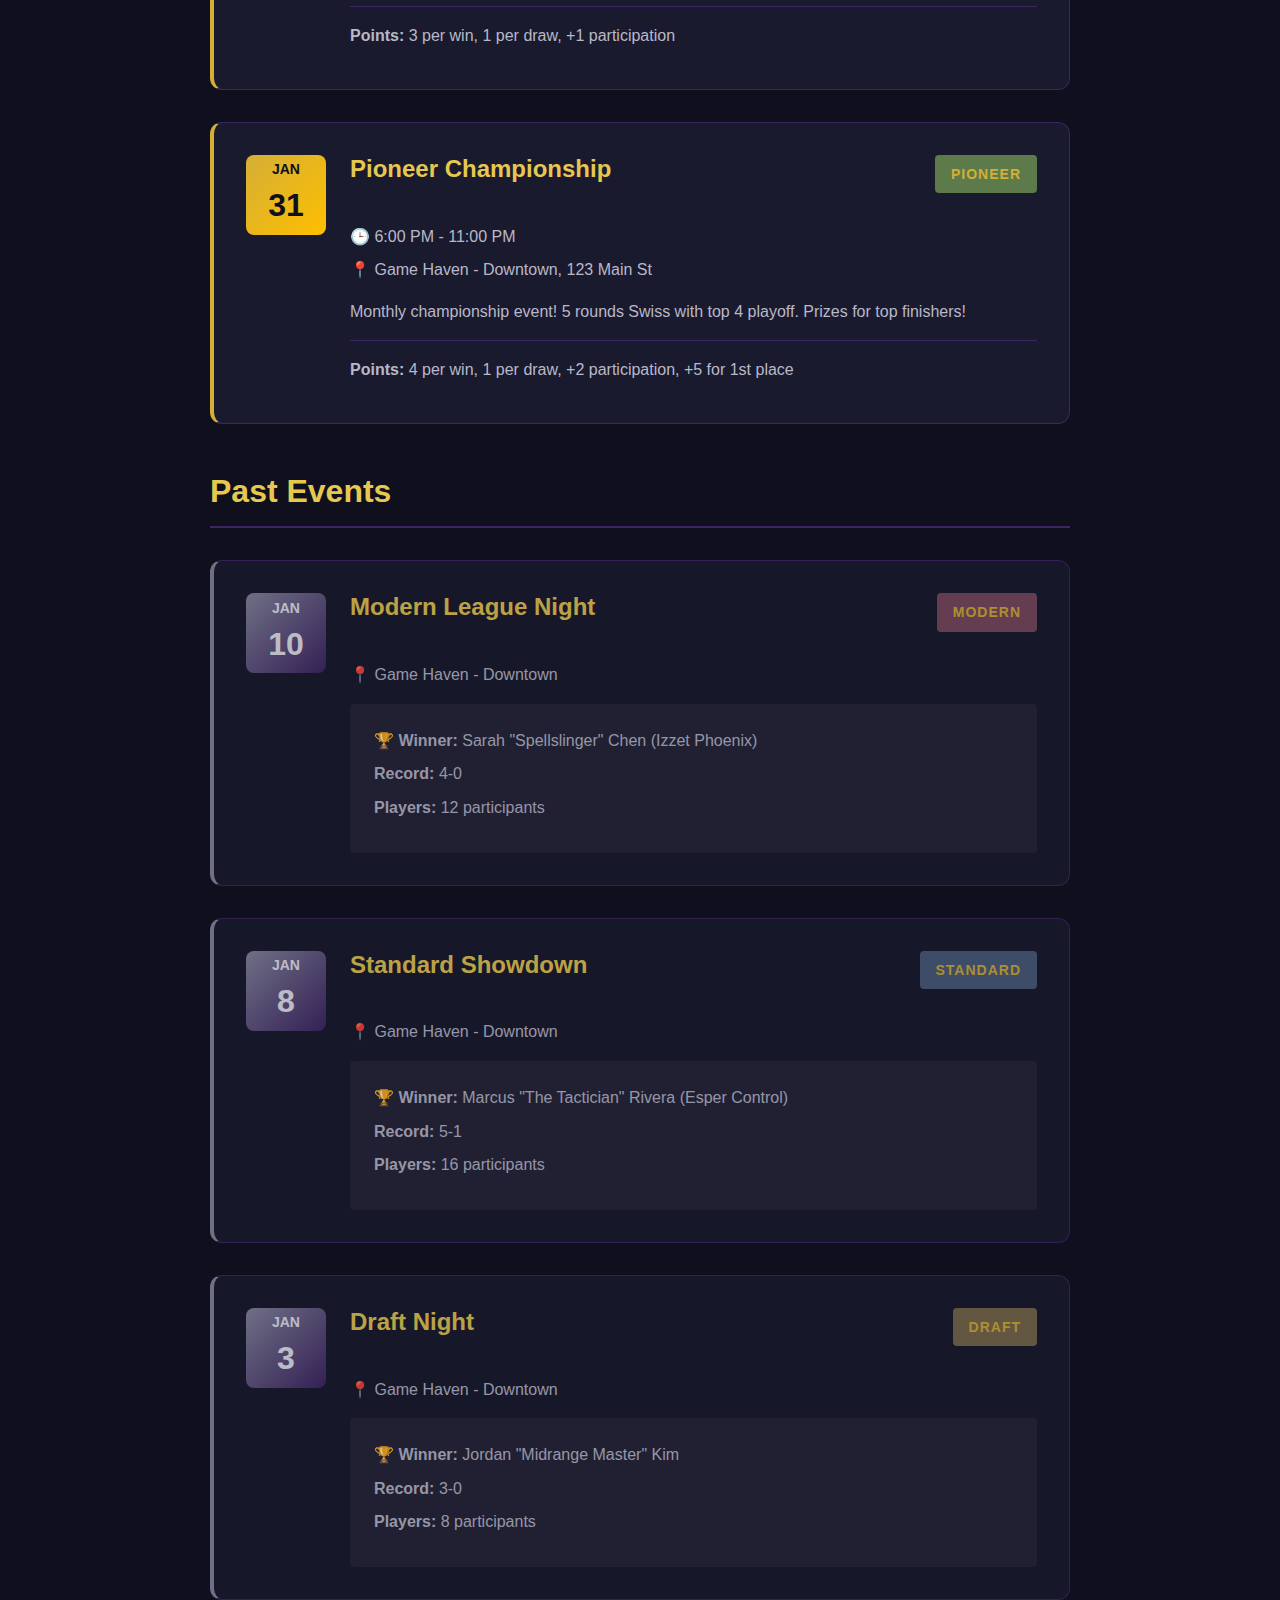
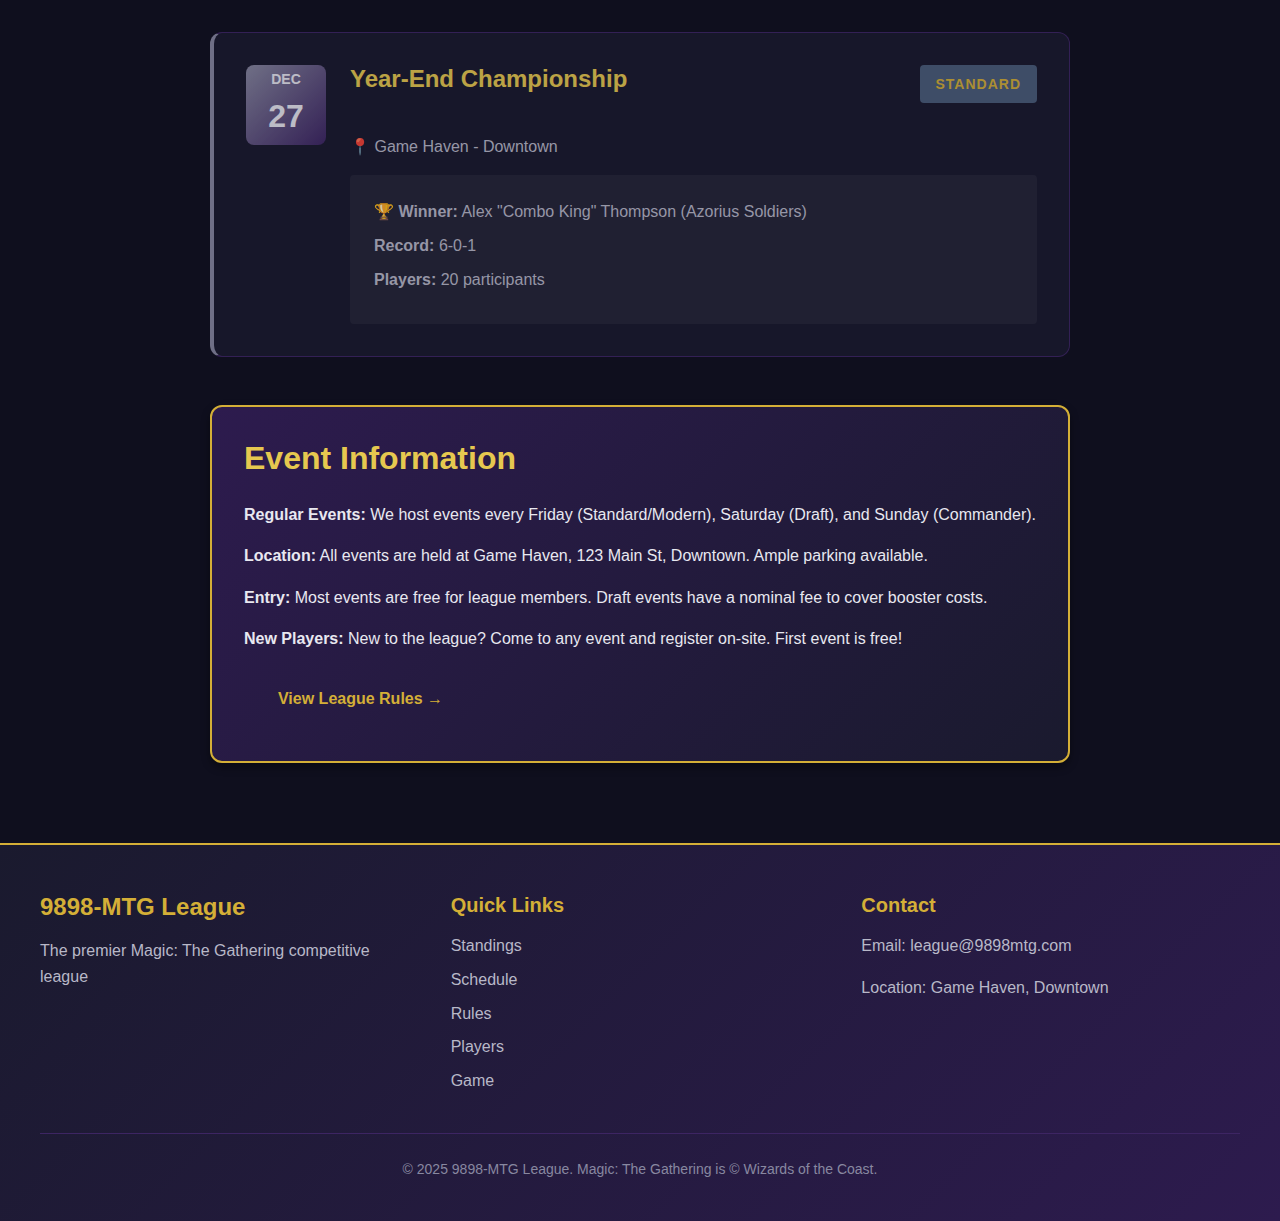
<file: site/schedule.html>
<!DOCTYPE html>
<html lang="en">
<head>
    <meta charset="UTF-8">
    <meta name="viewport" content="width=device-width, initial-scale=1.0">
    <title>Schedule - The 9898-MTG League</title>
    <link rel="stylesheet" href="css/styles.css">
</head>
<body>
    <nav class="navbar">
        <div class="nav-container">
            <div class="nav-brand">
                <span class="mana-symbol">{W}{U}{B}{R}{G}</span>
                <span class="brand-text">9898-MTG League</span>
            </div>
            <button class="nav-toggle" id="navToggle">
                <span></span>
                <span></span>
                <span></span>
            </button>
            <ul class="nav-menu" id="navMenu">
                <li><a href="index.html">Home</a></li>
                <li><a href="standings.html">Standings</a></li>
                <li><a href="schedule.html" class="active">Schedule</a></li>
                <li><a href="rules.html">Rules</a></li>
                <li><a href="players.html">Players</a></li>
                <li><a href="game.html">Game</a></li>
            </ul>
        </div>
    </nav>

    <main class="container">
        <section class="page-header">
            <h1>Event Schedule</h1>
            <p class="page-subtitle">Upcoming events and past results for the 2024-2025 season</p>
        </section>

        <section class="schedule-section">
            <h2 class="section-title">Upcoming Events</h2>
            <div class="events-list">
                <div class="event-item upcoming">
                    <div class="event-date-badge">
                        <span class="month">JAN</span>
                        <span class="day">17</span>
                    </div>
                    <div class="event-details">
                        <div class="event-header">
                            <h3>League Night - Standard</h3>
                            <span class="format-badge standard">Standard</span>
                        </div>
                        <div class="event-info">
                            <p class="event-time">🕒 7:00 PM - 11:00 PM</p>
                            <p class="event-location">📍 Game Haven - Downtown, 123 Main St</p>
                            <p class="event-description">Standard constructed tournament. Bring your best deck! 4 rounds of Swiss pairings.</p>
                            <p class="event-points"><strong>Points:</strong> 3 per win, 1 per draw, +1 participation</p>
                        </div>
                    </div>
                </div>

                <div class="event-item upcoming">
                    <div class="event-date-badge">
                        <span class="month">JAN</span>
                        <span class="day">18</span>
                    </div>
                    <div class="event-details">
                        <div class="event-header">
                            <h3>Draft Night - Double Points!</h3>
                            <span class="format-badge draft">Draft</span>
                        </div>
                        <div class="event-info">
                            <p class="event-time">🕒 6:00 PM - 10:00 PM</p>
                            <p class="event-location">📍 Game Haven - Downtown, 123 Main St</p>
                            <p class="event-description">Draft the latest set! Pods of 8 players, 3 rounds. Entry fee includes boosters.</p>
                            <p class="event-points"><strong>Points:</strong> 6 per win, 2 per draw, +2 participation (DOUBLE POINTS EVENT!)</p>
                        </div>
                    </div>
                </div>

                <div class="event-item upcoming">
                    <div class="event-date-badge">
                        <span class="month">JAN</span>
                        <span class="day">19</span>
                    </div>
                    <div class="event-details">
                        <div class="event-header">
                            <h3>Commander Sunday</h3>
                            <span class="format-badge commander">Commander</span>
                        </div>
                        <div class="event-info">
                            <p class="event-time">🕒 2:00 PM - 6:00 PM</p>
                            <p class="event-location">📍 Game Haven - Downtown, 123 Main St</p>
                            <p class="event-description">Casual multiplayer Commander pods. Everyone welcome! Power level 7-8 recommended.</p>
                            <p class="event-points"><strong>Points:</strong> Casual event, participation bonus only (+1)</p>
                        </div>
                    </div>
                </div>

                <div class="event-item upcoming">
                    <div class="event-date-badge">
                        <span class="month">JAN</span>
                        <span class="day">24</span>
                    </div>
                    <div class="event-details">
                        <div class="event-header">
                            <h3>Modern League Night</h3>
                            <span class="format-badge modern">Modern</span>
                        </div>
                        <div class="event-info">
                            <p class="event-time">🕒 7:00 PM - 11:00 PM</p>
                            <p class="event-location">📍 Game Haven - Downtown, 123 Main St</p>
                            <p class="event-description">Modern constructed, 4 rounds Swiss. Meta is wide open!</p>
                            <p class="event-points"><strong>Points:</strong> 3 per win, 1 per draw, +1 participation</p>
                        </div>
                    </div>
                </div>

                <div class="event-item upcoming">
                    <div class="event-date-badge">
                        <span class="month">JAN</span>
                        <span class="day">31</span>
                    </div>
                    <div class="event-details">
                        <div class="event-header">
                            <h3>Pioneer Championship</h3>
                            <span class="format-badge pioneer">Pioneer</span>
                        </div>
                        <div class="event-info">
                            <p class="event-time">🕒 6:00 PM - 11:00 PM</p>
                            <p class="event-location">📍 Game Haven - Downtown, 123 Main St</p>
                            <p class="event-description">Monthly championship event! 5 rounds Swiss with top 4 playoff. Prizes for top finishers!</p>
                            <p class="event-points"><strong>Points:</strong> 4 per win, 1 per draw, +2 participation, +5 for 1st place</p>
                        </div>
                    </div>
                </div>
            </div>
        </section>

        <section class="schedule-section">
            <h2 class="section-title">Past Events</h2>
            <div class="events-list past-events">
                <div class="event-item past">
                    <div class="event-date-badge past">
                        <span class="month">JAN</span>
                        <span class="day">10</span>
                    </div>
                    <div class="event-details">
                        <div class="event-header">
                            <h3>Modern League Night</h3>
                            <span class="format-badge modern">Modern</span>
                        </div>
                        <div class="event-info">
                            <p class="event-location">📍 Game Haven - Downtown</p>
                            <div class="event-results">
                                <p><strong>🏆 Winner:</strong> Sarah "Spellslinger" Chen (Izzet Phoenix)</p>
                                <p><strong>Record:</strong> 4-0</p>
                                <p><strong>Players:</strong> 12 participants</p>
                            </div>
                        </div>
                    </div>
                </div>

                <div class="event-item past">
                    <div class="event-date-badge past">
                        <span class="month">JAN</span>
                        <span class="day">8</span>
                    </div>
                    <div class="event-details">
                        <div class="event-header">
                            <h3>Standard Showdown</h3>
                            <span class="format-badge standard">Standard</span>
                        </div>
                        <div class="event-info">
                            <p class="event-location">📍 Game Haven - Downtown</p>
                            <div class="event-results">
                                <p><strong>🏆 Winner:</strong> Marcus "The Tactician" Rivera (Esper Control)</p>
                                <p><strong>Record:</strong> 5-1</p>
                                <p><strong>Players:</strong> 16 participants</p>
                            </div>
                        </div>
                    </div>
                </div>

                <div class="event-item past">
                    <div class="event-date-badge past">
                        <span class="month">JAN</span>
                        <span class="day">3</span>
                    </div>
                    <div class="event-details">
                        <div class="event-header">
                            <h3>Draft Night</h3>
                            <span class="format-badge draft">Draft</span>
                        </div>
                        <div class="event-info">
                            <p class="event-location">📍 Game Haven - Downtown</p>
                            <div class="event-results">
                                <p><strong>🏆 Winner:</strong> Jordan "Midrange Master" Kim</p>
                                <p><strong>Record:</strong> 3-0</p>
                                <p><strong>Players:</strong> 8 participants</p>
                            </div>
                        </div>
                    </div>
                </div>

                <div class="event-item past">
                    <div class="event-date-badge past">
                        <span class="month">DEC</span>
                        <span class="day">27</span>
                    </div>
                    <div class="event-details">
                        <div class="event-header">
                            <h3>Year-End Championship</h3>
                            <span class="format-badge standard">Standard</span>
                        </div>
                        <div class="event-info">
                            <p class="event-location">📍 Game Haven - Downtown</p>
                            <div class="event-results">
                                <p><strong>🏆 Winner:</strong> Alex "Combo King" Thompson (Azorius Soldiers)</p>
                                <p><strong>Record:</strong> 6-0-1</p>
                                <p><strong>Players:</strong> 20 participants</p>
                            </div>
                        </div>
                    </div>
                </div>
            </div>
        </section>

        <section class="info-section">
            <div class="card info-card">
                <h2>Event Information</h2>
                <p><strong>Regular Events:</strong> We host events every Friday (Standard/Modern), Saturday (Draft), and Sunday (Commander).</p>
                <p><strong>Location:</strong> All events are held at Game Haven, 123 Main St, Downtown. Ample parking available.</p>
                <p><strong>Entry:</strong> Most events are free for league members. Draft events have a nominal fee to cover booster costs.</p>
                <p><strong>New Players:</strong> New to the league? Come to any event and register on-site. First event is free!</p>
                <a href="rules.html" class="btn btn-link">View League Rules →</a>
            </div>
        </section>
    </main>

    <footer class="footer">
        <div class="footer-content">
            <div class="footer-section">
                <h3>9898-MTG League</h3>
                <p>The premier Magic: The Gathering competitive league</p>
            </div>
            <div class="footer-section">
                <h4>Quick Links</h4>
                <ul>
                    <li><a href="standings.html">Standings</a></li>
                    <li><a href="schedule.html">Schedule</a></li>
                    <li><a href="rules.html">Rules</a></li>
                    <li><a href="players.html">Players</a></li>
                    <li><a href="game.html">Game</a></li>
                </ul>
            </div>
            <div class="footer-section">
                <h4>Contact</h4>
                <p>Email: league@9898mtg.com</p>
                <p>Location: Game Haven, Downtown</p>
            </div>
        </div>
        <div class="footer-bottom">
            <p>&copy; 2025 9898-MTG League. Magic: The Gathering is © Wizards of the Coast.</p>
        </div>
    </footer>

    <script src="js/main.js"></script>
</body>
</html>
</file>
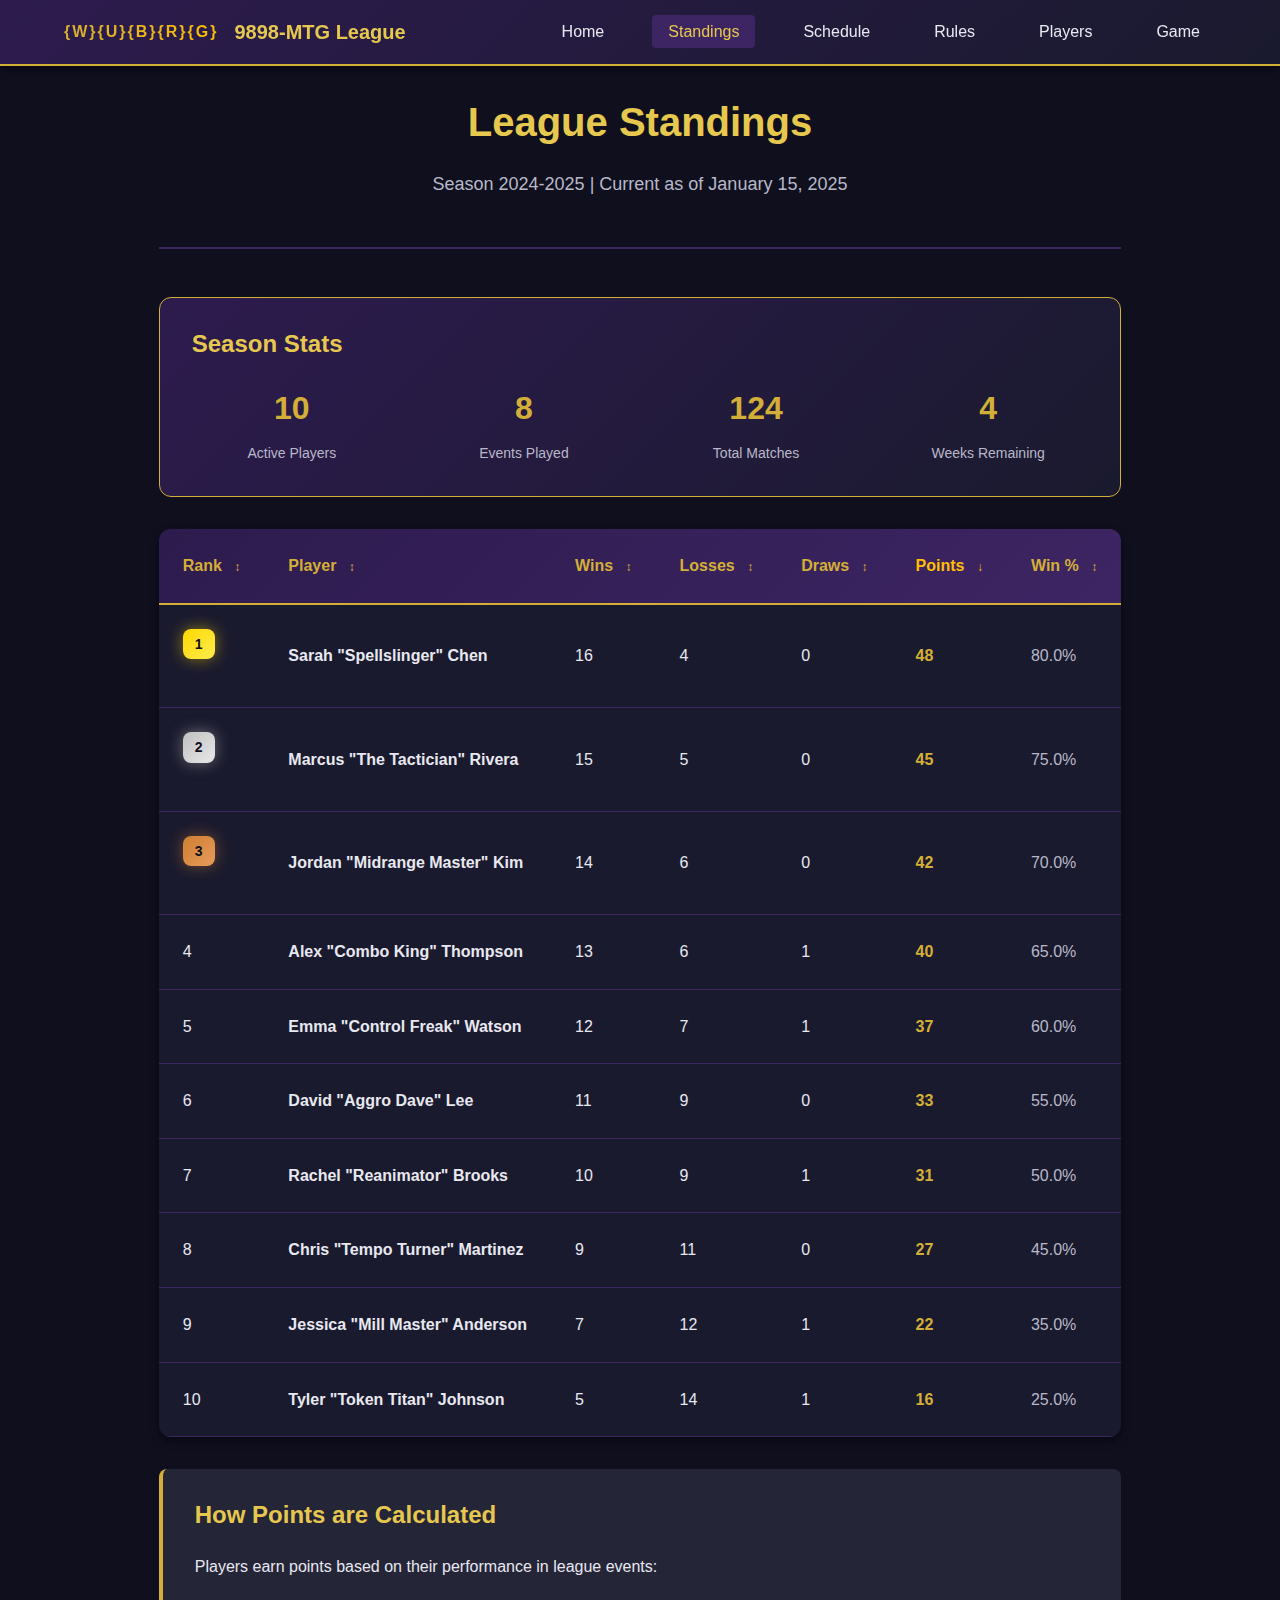
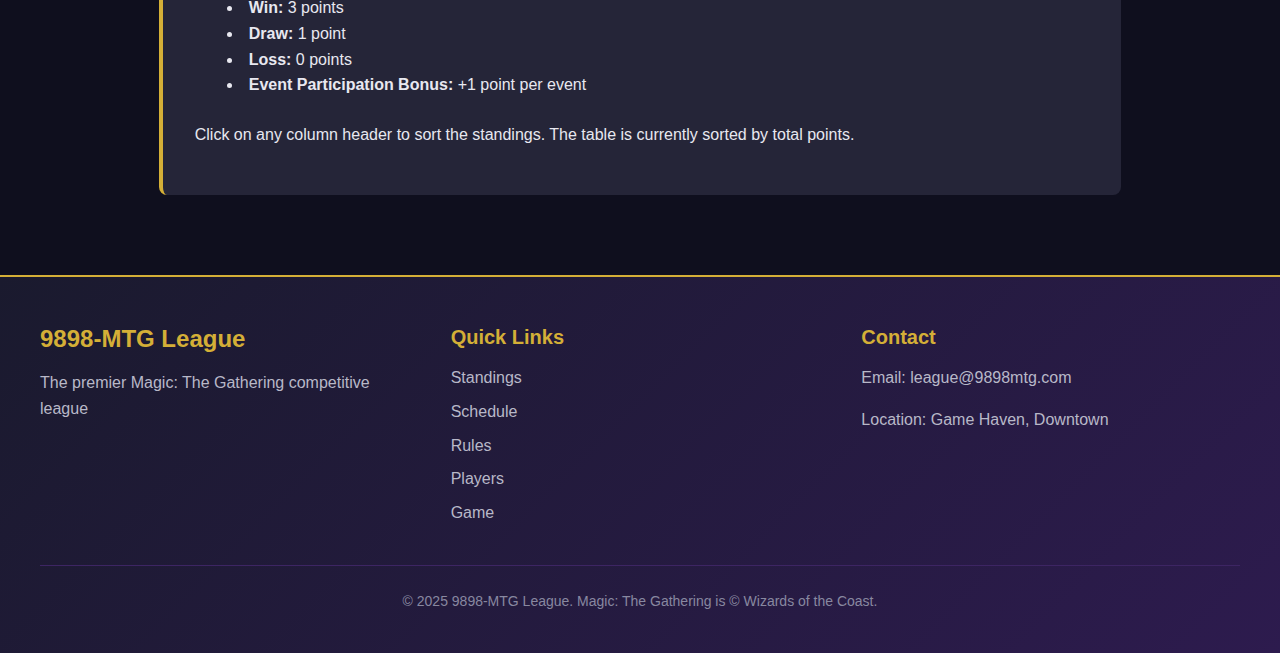
<file: site/standings.html>
<!DOCTYPE html>
<html lang="en">
<head>
    <meta charset="UTF-8">
    <meta name="viewport" content="width=device-width, initial-scale=1.0">
    <title>Standings - The 9898-MTG League</title>
    <link rel="stylesheet" href="css/styles.css">
</head>
<body>
    <nav class="navbar">
        <div class="nav-container">
            <div class="nav-brand">
                <span class="mana-symbol">{W}{U}{B}{R}{G}</span>
                <span class="brand-text">9898-MTG League</span>
            </div>
            <button class="nav-toggle" id="navToggle">
                <span></span>
                <span></span>
                <span></span>
            </button>
            <ul class="nav-menu" id="navMenu">
                <li><a href="index.html">Home</a></li>
                <li><a href="standings.html" class="active">Standings</a></li>
                <li><a href="schedule.html">Schedule</a></li>
                <li><a href="rules.html">Rules</a></li>
                <li><a href="players.html">Players</a></li>
                <li><a href="game.html">Game</a></li>
            </ul>
        </div>
    </nav>

    <main class="container">
        <section class="page-header">
            <h1>League Standings</h1>
            <p class="page-subtitle">Season 2024-2025 | Current as of January 15, 2025</p>
        </section>

        <section class="standings-section">
            <div class="season-summary">
                <div class="summary-card">
                    <h3>Season Stats</h3>
                    <div class="stats-grid">
                        <div class="stat-item">
                            <span class="stat-value">10</span>
                            <span class="stat-label">Active Players</span>
                        </div>
                        <div class="stat-item">
                            <span class="stat-value">8</span>
                            <span class="stat-label">Events Played</span>
                        </div>
                        <div class="stat-item">
                            <span class="stat-value">124</span>
                            <span class="stat-label">Total Matches</span>
                        </div>
                        <div class="stat-item">
                            <span class="stat-value">4</span>
                            <span class="stat-label">Weeks Remaining</span>
                        </div>
                    </div>
                </div>
            </div>

            <div class="table-container">
                <table class="standings-table" id="standingsTable">
                    <thead>
                        <tr>
                            <th data-sort="rank" class="sortable">Rank <span class="sort-arrow">↕</span></th>
                            <th data-sort="player" class="sortable">Player <span class="sort-arrow">↕</span></th>
                            <th data-sort="wins" class="sortable">Wins <span class="sort-arrow">↕</span></th>
                            <th data-sort="losses" class="sortable">Losses <span class="sort-arrow">↕</span></th>
                            <th data-sort="draws" class="sortable">Draws <span class="sort-arrow">↕</span></th>
                            <th data-sort="points" class="sortable active desc">Points <span class="sort-arrow">↓</span></th>
                            <th data-sort="winrate" class="sortable">Win % <span class="sort-arrow">↕</span></th>
                        </tr>
                    </thead>
                    <tbody>
                        <tr>
                            <td class="rank-cell"><span class="rank-badge gold">1</span></td>
                            <td class="player-cell">Sarah "Spellslinger" Chen</td>
                            <td>16</td>
                            <td>4</td>
                            <td>0</td>
                            <td class="points-cell"><strong>48</strong></td>
                            <td class="winrate-cell">80.0%</td>
                        </tr>
                        <tr>
                            <td class="rank-cell"><span class="rank-badge silver">2</span></td>
                            <td class="player-cell">Marcus "The Tactician" Rivera</td>
                            <td>15</td>
                            <td>5</td>
                            <td>0</td>
                            <td class="points-cell"><strong>45</strong></td>
                            <td class="winrate-cell">75.0%</td>
                        </tr>
                        <tr>
                            <td class="rank-cell"><span class="rank-badge bronze">3</span></td>
                            <td class="player-cell">Jordan "Midrange Master" Kim</td>
                            <td>14</td>
                            <td>6</td>
                            <td>0</td>
                            <td class="points-cell"><strong>42</strong></td>
                            <td class="winrate-cell">70.0%</td>
                        </tr>
                        <tr>
                            <td class="rank-cell">4</td>
                            <td class="player-cell">Alex "Combo King" Thompson</td>
                            <td>13</td>
                            <td>6</td>
                            <td>1</td>
                            <td class="points-cell"><strong>40</strong></td>
                            <td class="winrate-cell">65.0%</td>
                        </tr>
                        <tr>
                            <td class="rank-cell">5</td>
                            <td class="player-cell">Emma "Control Freak" Watson</td>
                            <td>12</td>
                            <td>7</td>
                            <td>1</td>
                            <td class="points-cell"><strong>37</strong></td>
                            <td class="winrate-cell">60.0%</td>
                        </tr>
                        <tr>
                            <td class="rank-cell">6</td>
                            <td class="player-cell">David "Aggro Dave" Lee</td>
                            <td>11</td>
                            <td>9</td>
                            <td>0</td>
                            <td class="points-cell"><strong>33</strong></td>
                            <td class="winrate-cell">55.0%</td>
                        </tr>
                        <tr>
                            <td class="rank-cell">7</td>
                            <td class="player-cell">Rachel "Reanimator" Brooks</td>
                            <td>10</td>
                            <td>9</td>
                            <td>1</td>
                            <td class="points-cell"><strong>31</strong></td>
                            <td class="winrate-cell">50.0%</td>
                        </tr>
                        <tr>
                            <td class="rank-cell">8</td>
                            <td class="player-cell">Chris "Tempo Turner" Martinez</td>
                            <td>9</td>
                            <td>11</td>
                            <td>0</td>
                            <td class="points-cell"><strong>27</strong></td>
                            <td class="winrate-cell">45.0%</td>
                        </tr>
                        <tr>
                            <td class="rank-cell">9</td>
                            <td class="player-cell">Jessica "Mill Master" Anderson</td>
                            <td>7</td>
                            <td>12</td>
                            <td>1</td>
                            <td class="points-cell"><strong>22</strong></td>
                            <td class="winrate-cell">35.0%</td>
                        </tr>
                        <tr>
                            <td class="rank-cell">10</td>
                            <td class="player-cell">Tyler "Token Titan" Johnson</td>
                            <td>5</td>
                            <td>14</td>
                            <td>1</td>
                            <td class="points-cell"><strong>16</strong></td>
                            <td class="winrate-cell">25.0%</td>
                        </tr>
                    </tbody>
                </table>
            </div>

            <div class="info-box">
                <h3>How Points are Calculated</h3>
                <p>Players earn points based on their performance in league events:</p>
                <ul>
                    <li><strong>Win:</strong> 3 points</li>
                    <li><strong>Draw:</strong> 1 point</li>
                    <li><strong>Loss:</strong> 0 points</li>
                    <li><strong>Event Participation Bonus:</strong> +1 point per event</li>
                </ul>
                <p>Click on any column header to sort the standings. The table is currently sorted by total points.</p>
            </div>
        </section>
    </main>

    <footer class="footer">
        <div class="footer-content">
            <div class="footer-section">
                <h3>9898-MTG League</h3>
                <p>The premier Magic: The Gathering competitive league</p>
            </div>
            <div class="footer-section">
                <h4>Quick Links</h4>
                <ul>
                    <li><a href="standings.html">Standings</a></li>
                    <li><a href="schedule.html">Schedule</a></li>
                    <li><a href="rules.html">Rules</a></li>
                    <li><a href="players.html">Players</a></li>
                    <li><a href="game.html">Game</a></li>
                </ul>
            </div>
            <div class="footer-section">
                <h4>Contact</h4>
                <p>Email: league@9898mtg.com</p>
                <p>Location: Game Haven, Downtown</p>
            </div>
        </div>
        <div class="footer-bottom">
            <p>&copy; 2025 9898-MTG League. Magic: The Gathering is © Wizards of the Coast.</p>
        </div>
    </footer>

    <script src="js/main.js"></script>
</body>
</html>
</file>
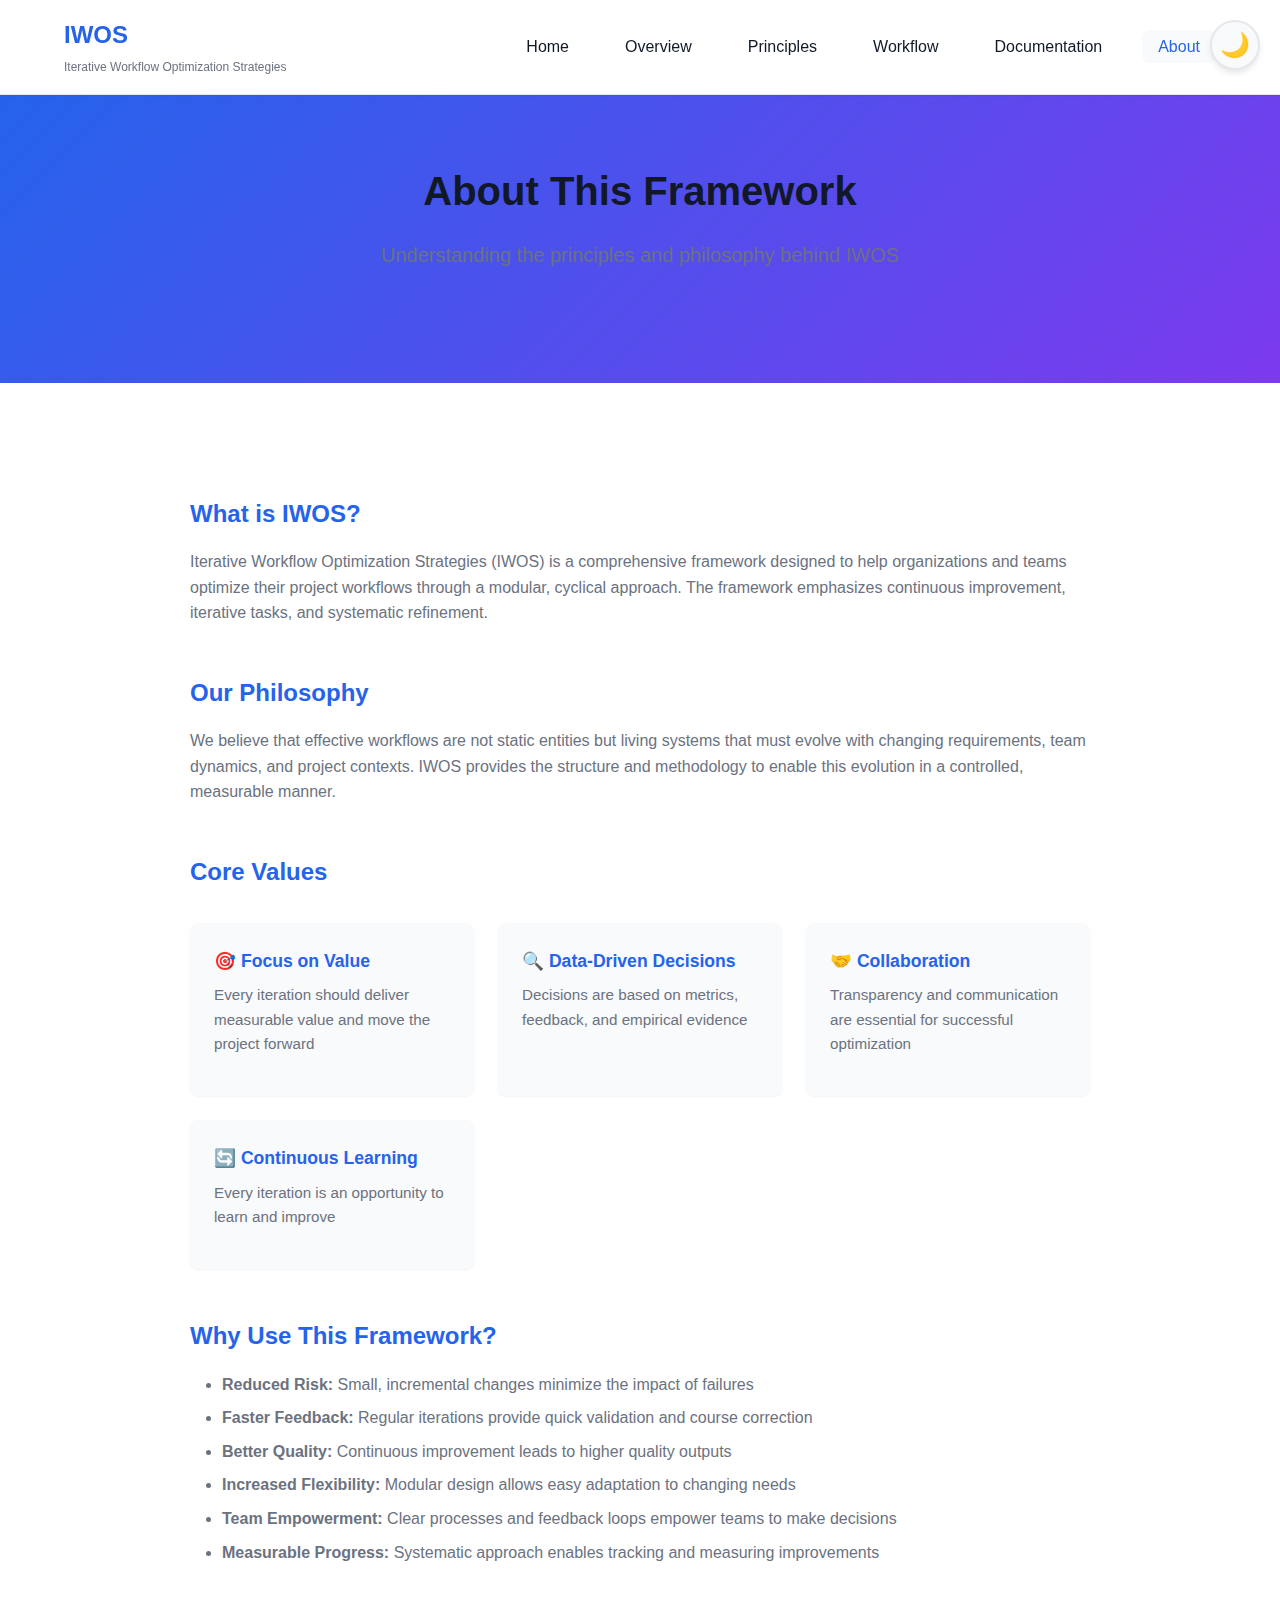
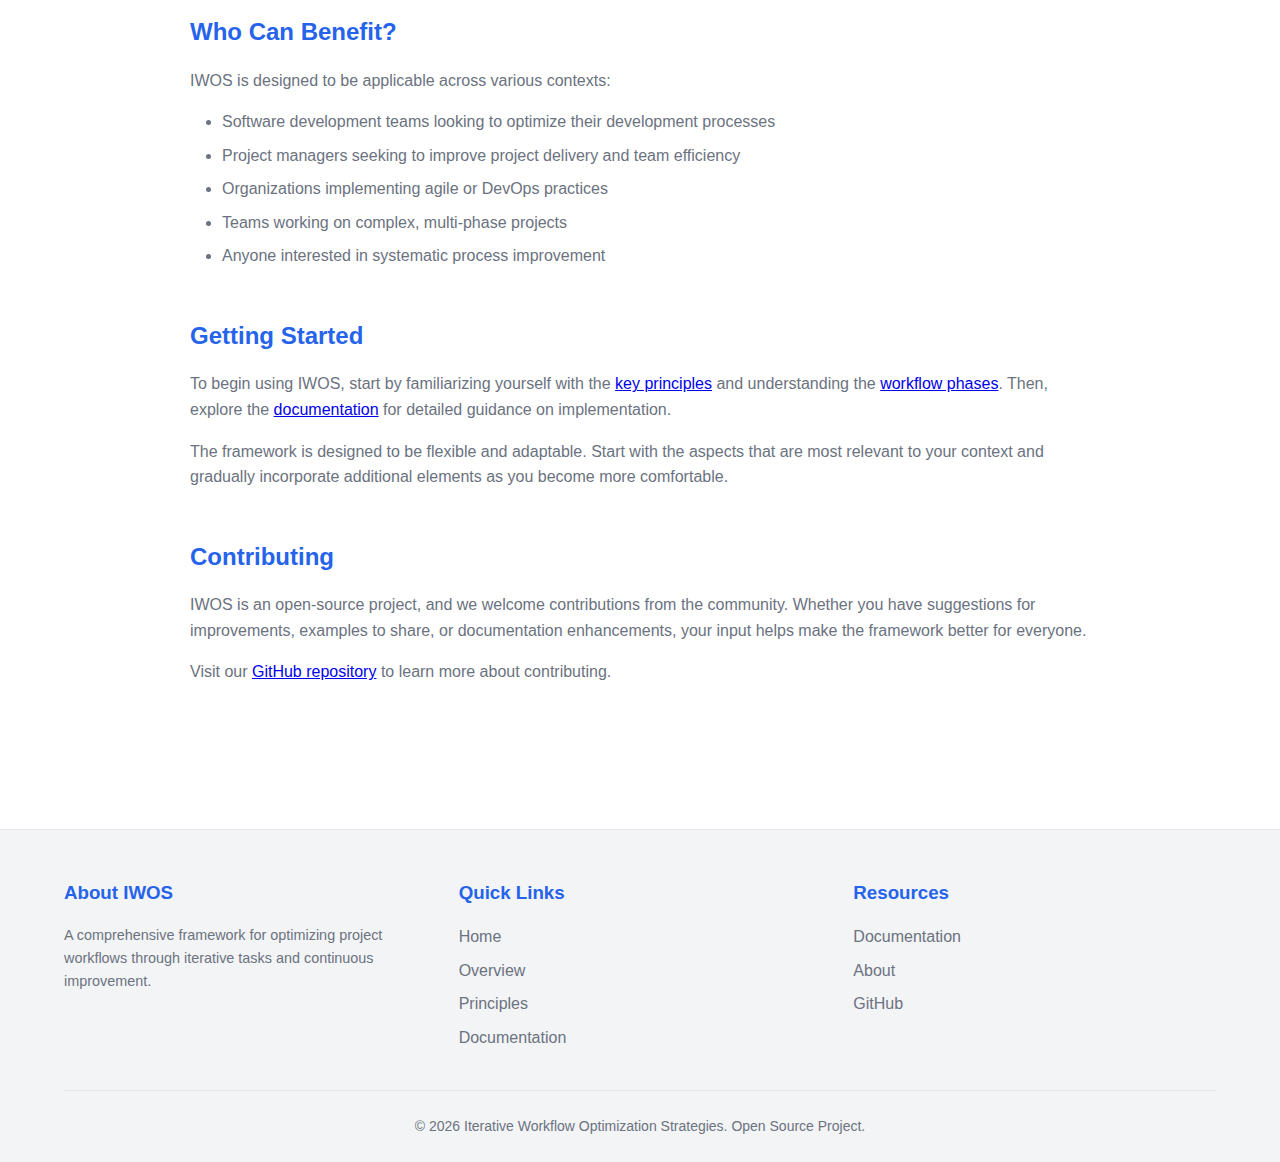
<file: web/about.html>
<!DOCTYPE html>
<html lang="en">
<head>
    <meta charset="UTF-8">
    <meta name="viewport" content="width=device-width, initial-scale=1.0">
    <meta name="description" content="About Iterative Workflow Optimization Strategies">
    <title>About - IWOS</title>
    <link rel="stylesheet" href="css/main.css">
    <link rel="stylesheet" href="css/responsive.css">
</head>
<body>
    <div class="theme-toggle" id="themeToggle">
        <span class="theme-icon">🌙</span>
    </div>

    <header class="header">
        <nav class="navbar">
            <div class="container">
                <div class="nav-brand">
                    <h1>IWOS</h1>
                    <span class="brand-subtitle">Iterative Workflow Optimization Strategies</span>
                </div>
                <button class="nav-toggle" id="navToggle">
                    <span></span>
                    <span></span>
                    <span></span>
                </button>
                <ul class="nav-menu" id="navMenu">
                    <li><a href="index.html" class="nav-link">Home</a></li>
                    <li><a href="index.html#overview" class="nav-link">Overview</a></li>
                    <li><a href="index.html#principles" class="nav-link">Principles</a></li>
                    <li><a href="index.html#workflow" class="nav-link">Workflow</a></li>
                    <li><a href="documentation.html" class="nav-link">Documentation</a></li>
                    <li><a href="about.html" class="nav-link active">About</a></li>
                </ul>
            </div>
        </nav>
    </header>

    <main class="main-content">
        <section class="about-hero">
            <div class="container">
                <h1 class="page-title">About This Framework</h1>
                <p class="page-subtitle">Understanding the principles and philosophy behind IWOS</p>
            </div>
        </section>

        <section class="about-section">
            <div class="container">
                <div class="about-content">
                    <h2>What is IWOS?</h2>
                    <p>
                        Iterative Workflow Optimization Strategies (IWOS) is a comprehensive framework designed to help 
                        organizations and teams optimize their project workflows through a modular, cyclical approach. 
                        The framework emphasizes continuous improvement, iterative tasks, and systematic refinement.
                    </p>

                    <h2>Our Philosophy</h2>
                    <p>
                        We believe that effective workflows are not static entities but living systems that must evolve 
                        with changing requirements, team dynamics, and project contexts. IWOS provides the structure and 
                        methodology to enable this evolution in a controlled, measurable manner.
                    </p>

                    <h2>Core Values</h2>
                    <div class="values-grid">
                        <div class="value-card">
                            <h3>🎯 Focus on Value</h3>
                            <p>Every iteration should deliver measurable value and move the project forward</p>
                        </div>
                        <div class="value-card">
                            <h3>🔍 Data-Driven Decisions</h3>
                            <p>Decisions are based on metrics, feedback, and empirical evidence</p>
                        </div>
                        <div class="value-card">
                            <h3>🤝 Collaboration</h3>
                            <p>Transparency and communication are essential for successful optimization</p>
                        </div>
                        <div class="value-card">
                            <h3>🔄 Continuous Learning</h3>
                            <p>Every iteration is an opportunity to learn and improve</p>
                        </div>
                    </div>

                    <h2>Why Use This Framework?</h2>
                    <ul class="benefits-list">
                        <li><strong>Reduced Risk:</strong> Small, incremental changes minimize the impact of failures</li>
                        <li><strong>Faster Feedback:</strong> Regular iterations provide quick validation and course correction</li>
                        <li><strong>Better Quality:</strong> Continuous improvement leads to higher quality outputs</li>
                        <li><strong>Increased Flexibility:</strong> Modular design allows easy adaptation to changing needs</li>
                        <li><strong>Team Empowerment:</strong> Clear processes and feedback loops empower teams to make decisions</li>
                        <li><strong>Measurable Progress:</strong> Systematic approach enables tracking and measuring improvements</li>
                    </ul>

                    <h2>Who Can Benefit?</h2>
                    <p>IWOS is designed to be applicable across various contexts:</p>
                    <ul class="audience-list">
                        <li>Software development teams looking to optimize their development processes</li>
                        <li>Project managers seeking to improve project delivery and team efficiency</li>
                        <li>Organizations implementing agile or DevOps practices</li>
                        <li>Teams working on complex, multi-phase projects</li>
                        <li>Anyone interested in systematic process improvement</li>
                    </ul>

                    <h2>Getting Started</h2>
                    <p>
                        To begin using IWOS, start by familiarizing yourself with the <a href="index.html#principles">key principles</a> 
                        and understanding the <a href="index.html#workflow">workflow phases</a>. Then, explore the 
                        <a href="documentation.html">documentation</a> for detailed guidance on implementation.
                    </p>
                    <p>
                        The framework is designed to be flexible and adaptable. Start with the aspects that are most 
                        relevant to your context and gradually incorporate additional elements as you become more comfortable.
                    </p>

                    <h2>Contributing</h2>
                    <p>
                        IWOS is an open-source project, and we welcome contributions from the community. Whether you have 
                        suggestions for improvements, examples to share, or documentation enhancements, your input helps 
                        make the framework better for everyone.
                    </p>
                    <p>
                        Visit our <a href="https://github.com/adamf9898/Iterative-Workflow-Optimization-Strategies">GitHub repository</a> 
                        to learn more about contributing.
                    </p>
                </div>
            </div>
        </section>
    </main>

    <footer class="footer">
        <div class="container">
            <div class="footer-content">
                <div class="footer-section">
                    <h3>About IWOS</h3>
                    <p>A comprehensive framework for optimizing project workflows through iterative tasks and continuous improvement.</p>
                </div>
                <div class="footer-section">
                    <h3>Quick Links</h3>
                    <ul class="footer-links">
                        <li><a href="index.html">Home</a></li>
                        <li><a href="index.html#overview">Overview</a></li>
                        <li><a href="index.html#principles">Principles</a></li>
                        <li><a href="documentation.html">Documentation</a></li>
                    </ul>
                </div>
                <div class="footer-section">
                    <h3>Resources</h3>
                    <ul class="footer-links">
                        <li><a href="docs/README.md">Documentation</a></li>
                        <li><a href="about.html">About</a></li>
                        <li><a href="https://github.com/adamf9898/Iterative-Workflow-Optimization-Strategies">GitHub</a></li>
                    </ul>
                </div>
            </div>
            <div class="footer-bottom">
                <p>&copy; 2026 Iterative Workflow Optimization Strategies. Open Source Project.</p>
            </div>
        </div>
    </footer>

    <script src="js/app.js"></script>
    <script src="js/navigation.js"></script>
    <script src="js/theme.js"></script>
</body>
</html>
</file>
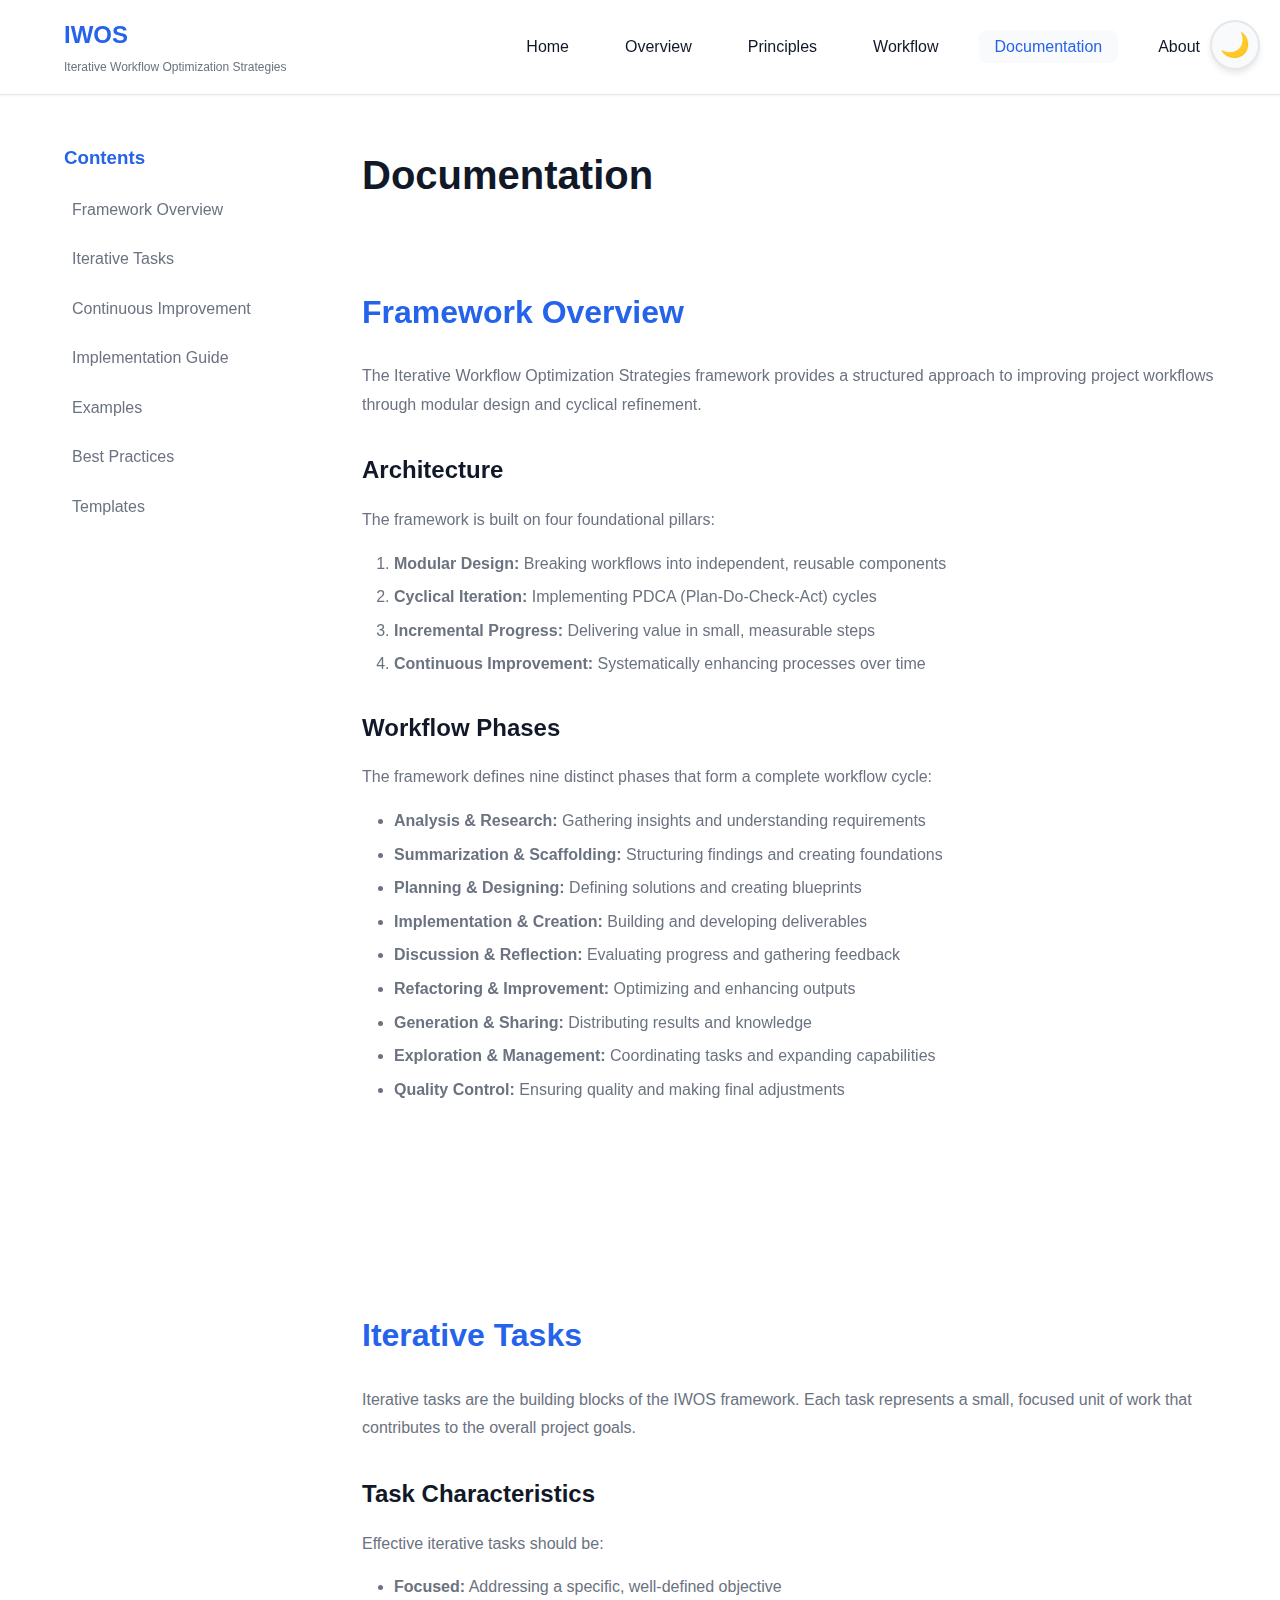
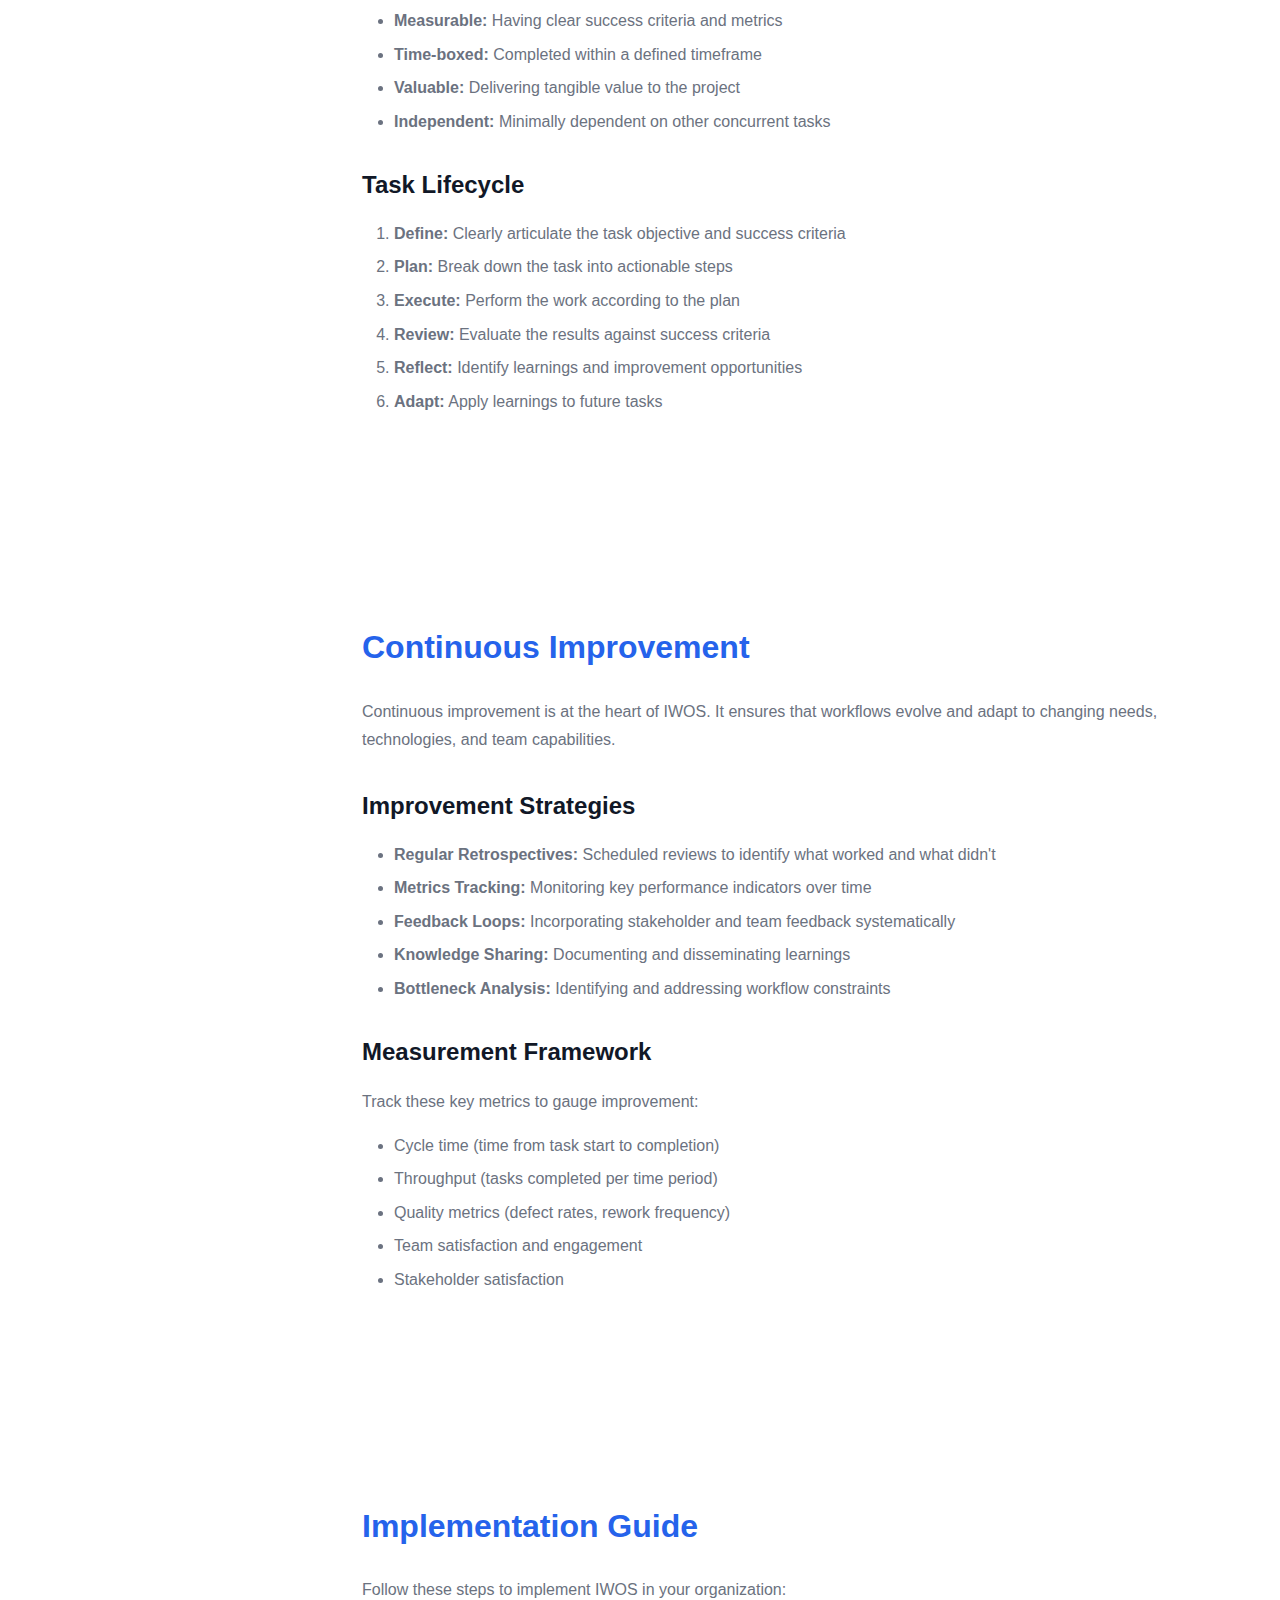
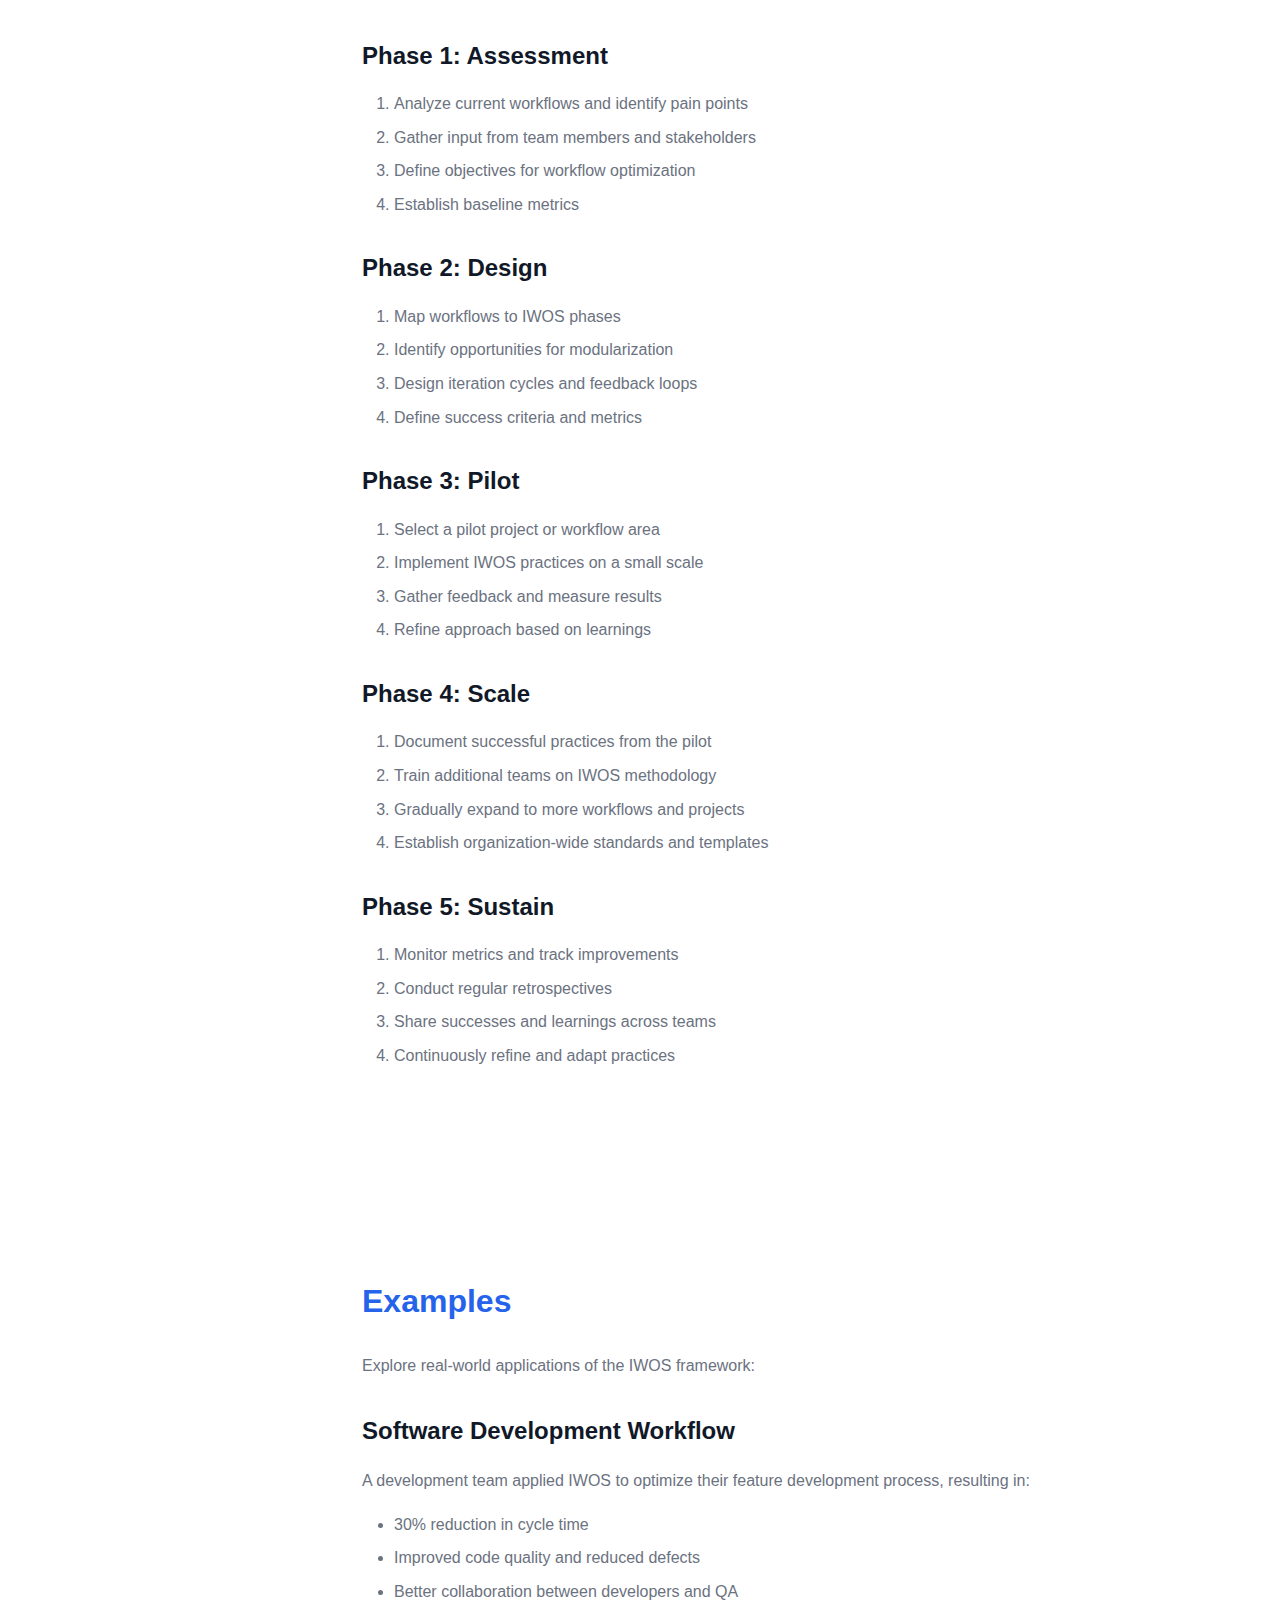
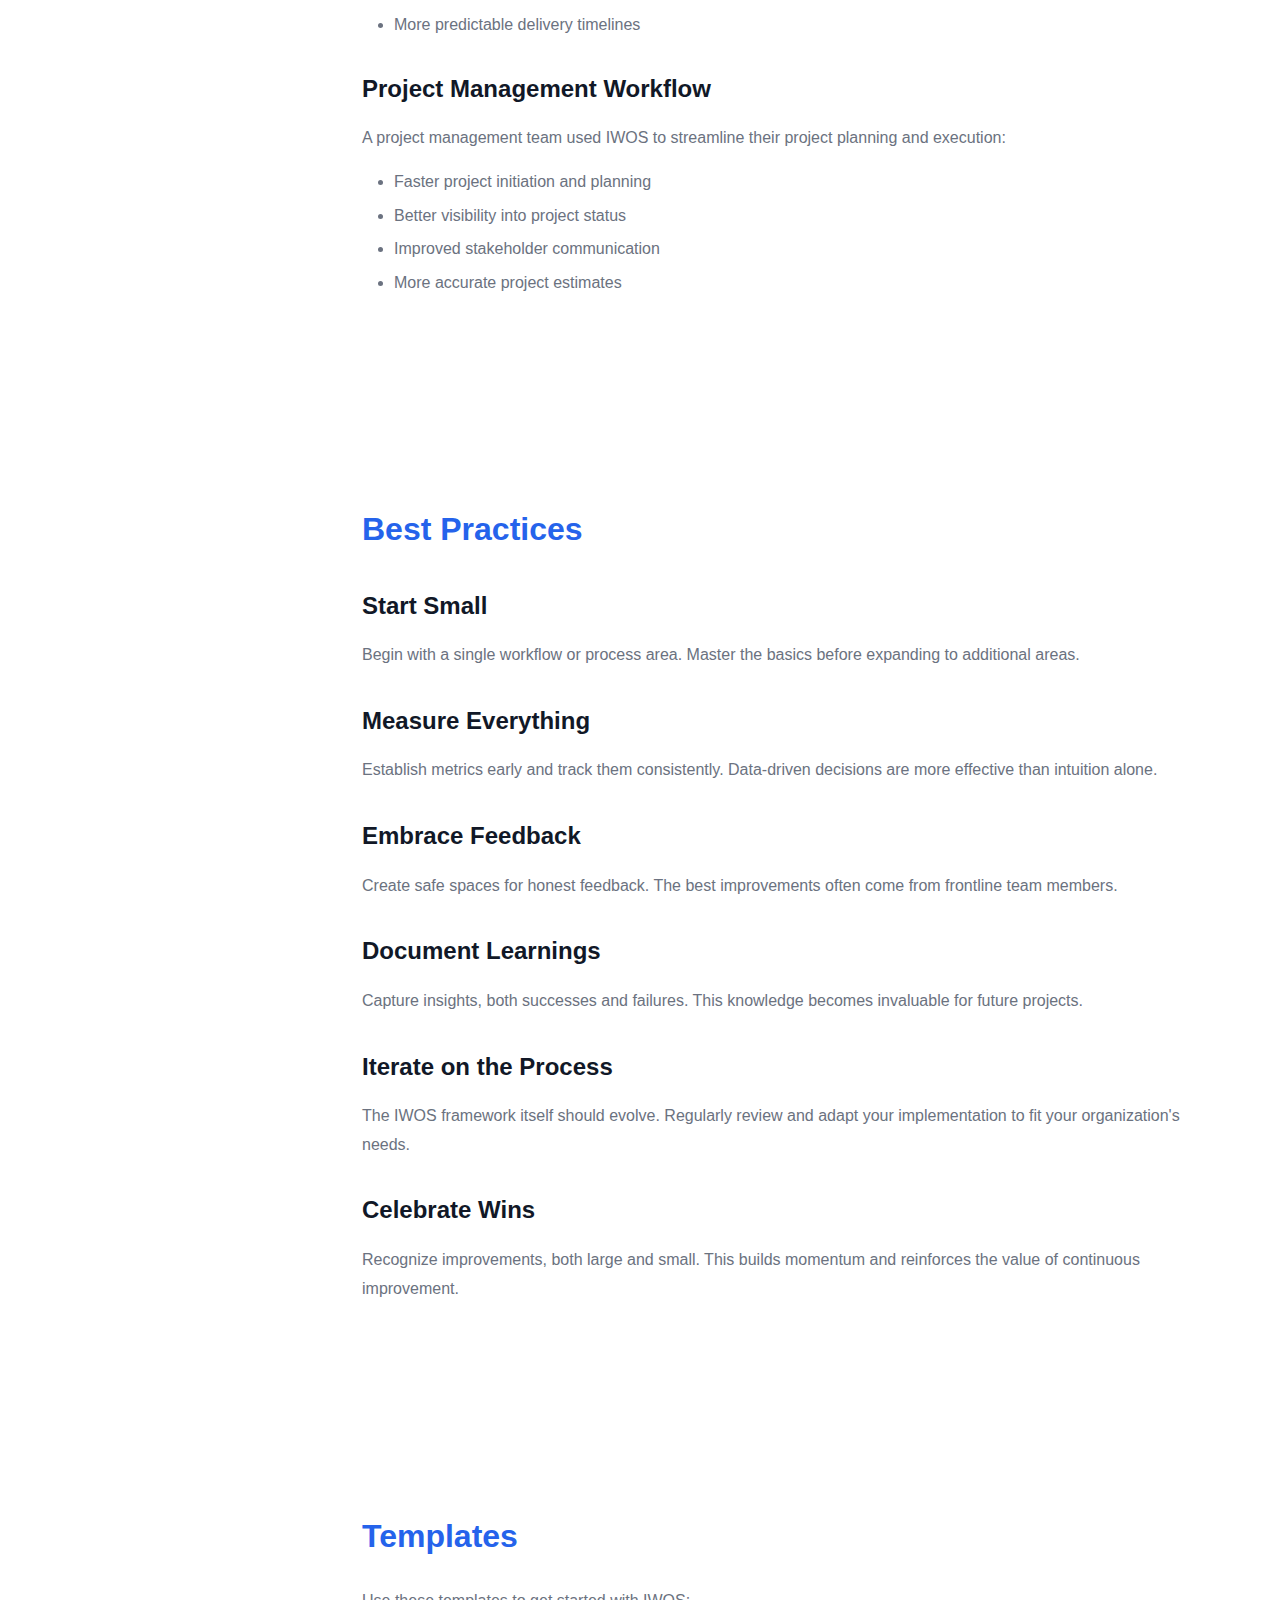
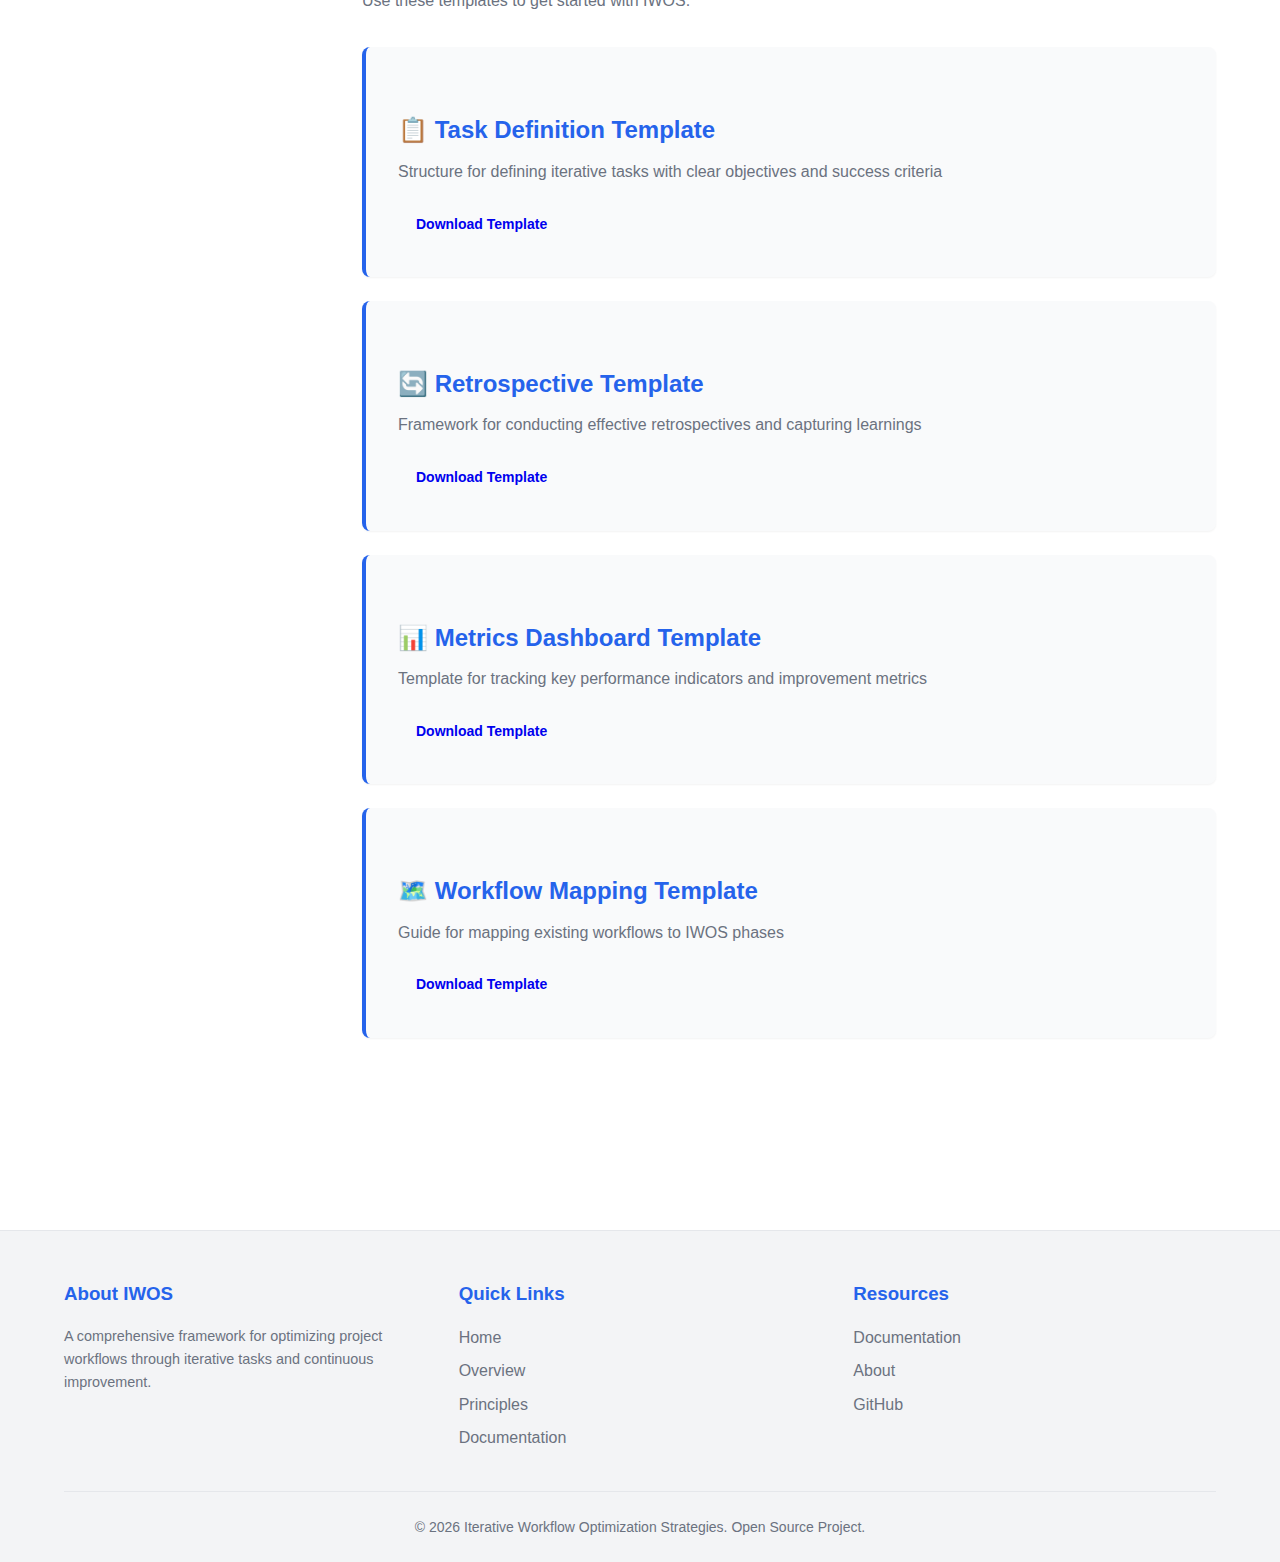
<file: web/documentation.html>
<!DOCTYPE html>
<html lang="en">
<head>
    <meta charset="UTF-8">
    <meta name="viewport" content="width=device-width, initial-scale=1.0">
    <meta name="description" content="Documentation - Iterative Workflow Optimization Strategies">
    <title>Documentation - IWOS</title>
    <link rel="stylesheet" href="css/main.css">
    <link rel="stylesheet" href="css/responsive.css">
</head>
<body>
    <div class="theme-toggle" id="themeToggle">
        <span class="theme-icon">🌙</span>
    </div>

    <header class="header">
        <nav class="navbar">
            <div class="container">
                <div class="nav-brand">
                    <h1>IWOS</h1>
                    <span class="brand-subtitle">Iterative Workflow Optimization Strategies</span>
                </div>
                <button class="nav-toggle" id="navToggle">
                    <span></span>
                    <span></span>
                    <span></span>
                </button>
                <ul class="nav-menu" id="navMenu">
                    <li><a href="index.html" class="nav-link">Home</a></li>
                    <li><a href="index.html#overview" class="nav-link">Overview</a></li>
                    <li><a href="index.html#principles" class="nav-link">Principles</a></li>
                    <li><a href="index.html#workflow" class="nav-link">Workflow</a></li>
                    <li><a href="documentation.html" class="nav-link active">Documentation</a></li>
                    <li><a href="about.html" class="nav-link">About</a></li>
                </ul>
            </div>
        </nav>
    </header>

    <main class="main-content">
        <div class="container">
            <div class="documentation-layout">
                <aside class="doc-sidebar">
                    <nav class="doc-nav">
                        <h3>Contents</h3>
                        <ul>
                            <li><a href="#framework">Framework Overview</a></li>
                            <li><a href="#iterative">Iterative Tasks</a></li>
                            <li><a href="#improvement">Continuous Improvement</a></li>
                            <li><a href="#implementation">Implementation Guide</a></li>
                            <li><a href="#examples">Examples</a></li>
                            <li><a href="#best-practices">Best Practices</a></li>
                            <li><a href="#templates">Templates</a></li>
                        </ul>
                    </nav>
                </aside>

                <div class="doc-content">
                    <h1 class="page-title">Documentation</h1>

                    <section id="framework" class="doc-section">
                        <h2>Framework Overview</h2>
                        <p>
                            The Iterative Workflow Optimization Strategies framework provides a structured approach to 
                            improving project workflows through modular design and cyclical refinement.
                        </p>
                        
                        <h3>Architecture</h3>
                        <p>The framework is built on four foundational pillars:</p>
                        <ol>
                            <li><strong>Modular Design:</strong> Breaking workflows into independent, reusable components</li>
                            <li><strong>Cyclical Iteration:</strong> Implementing PDCA (Plan-Do-Check-Act) cycles</li>
                            <li><strong>Incremental Progress:</strong> Delivering value in small, measurable steps</li>
                            <li><strong>Continuous Improvement:</strong> Systematically enhancing processes over time</li>
                        </ol>

                        <h3>Workflow Phases</h3>
                        <p>The framework defines nine distinct phases that form a complete workflow cycle:</p>
                        <ul>
                            <li><strong>Analysis & Research:</strong> Gathering insights and understanding requirements</li>
                            <li><strong>Summarization & Scaffolding:</strong> Structuring findings and creating foundations</li>
                            <li><strong>Planning & Designing:</strong> Defining solutions and creating blueprints</li>
                            <li><strong>Implementation & Creation:</strong> Building and developing deliverables</li>
                            <li><strong>Discussion & Reflection:</strong> Evaluating progress and gathering feedback</li>
                            <li><strong>Refactoring & Improvement:</strong> Optimizing and enhancing outputs</li>
                            <li><strong>Generation & Sharing:</strong> Distributing results and knowledge</li>
                            <li><strong>Exploration & Management:</strong> Coordinating tasks and expanding capabilities</li>
                            <li><strong>Quality Control:</strong> Ensuring quality and making final adjustments</li>
                        </ul>
                    </section>

                    <section id="iterative" class="doc-section">
                        <h2>Iterative Tasks</h2>
                        <p>
                            Iterative tasks are the building blocks of the IWOS framework. Each task represents a small, 
                            focused unit of work that contributes to the overall project goals.
                        </p>

                        <h3>Task Characteristics</h3>
                        <p>Effective iterative tasks should be:</p>
                        <ul>
                            <li><strong>Focused:</strong> Addressing a specific, well-defined objective</li>
                            <li><strong>Measurable:</strong> Having clear success criteria and metrics</li>
                            <li><strong>Time-boxed:</strong> Completed within a defined timeframe</li>
                            <li><strong>Valuable:</strong> Delivering tangible value to the project</li>
                            <li><strong>Independent:</strong> Minimally dependent on other concurrent tasks</li>
                        </ul>

                        <h3>Task Lifecycle</h3>
                        <ol>
                            <li><strong>Define:</strong> Clearly articulate the task objective and success criteria</li>
                            <li><strong>Plan:</strong> Break down the task into actionable steps</li>
                            <li><strong>Execute:</strong> Perform the work according to the plan</li>
                            <li><strong>Review:</strong> Evaluate the results against success criteria</li>
                            <li><strong>Reflect:</strong> Identify learnings and improvement opportunities</li>
                            <li><strong>Adapt:</strong> Apply learnings to future tasks</li>
                        </ol>
                    </section>

                    <section id="improvement" class="doc-section">
                        <h2>Continuous Improvement</h2>
                        <p>
                            Continuous improvement is at the heart of IWOS. It ensures that workflows evolve and adapt 
                            to changing needs, technologies, and team capabilities.
                        </p>

                        <h3>Improvement Strategies</h3>
                        <ul>
                            <li><strong>Regular Retrospectives:</strong> Scheduled reviews to identify what worked and what didn't</li>
                            <li><strong>Metrics Tracking:</strong> Monitoring key performance indicators over time</li>
                            <li><strong>Feedback Loops:</strong> Incorporating stakeholder and team feedback systematically</li>
                            <li><strong>Knowledge Sharing:</strong> Documenting and disseminating learnings</li>
                            <li><strong>Bottleneck Analysis:</strong> Identifying and addressing workflow constraints</li>
                        </ul>

                        <h3>Measurement Framework</h3>
                        <p>Track these key metrics to gauge improvement:</p>
                        <ul>
                            <li>Cycle time (time from task start to completion)</li>
                            <li>Throughput (tasks completed per time period)</li>
                            <li>Quality metrics (defect rates, rework frequency)</li>
                            <li>Team satisfaction and engagement</li>
                            <li>Stakeholder satisfaction</li>
                        </ul>
                    </section>

                    <section id="implementation" class="doc-section">
                        <h2>Implementation Guide</h2>
                        <p>Follow these steps to implement IWOS in your organization:</p>

                        <h3>Phase 1: Assessment</h3>
                        <ol>
                            <li>Analyze current workflows and identify pain points</li>
                            <li>Gather input from team members and stakeholders</li>
                            <li>Define objectives for workflow optimization</li>
                            <li>Establish baseline metrics</li>
                        </ol>

                        <h3>Phase 2: Design</h3>
                        <ol>
                            <li>Map workflows to IWOS phases</li>
                            <li>Identify opportunities for modularization</li>
                            <li>Design iteration cycles and feedback loops</li>
                            <li>Define success criteria and metrics</li>
                        </ol>

                        <h3>Phase 3: Pilot</h3>
                        <ol>
                            <li>Select a pilot project or workflow area</li>
                            <li>Implement IWOS practices on a small scale</li>
                            <li>Gather feedback and measure results</li>
                            <li>Refine approach based on learnings</li>
                        </ol>

                        <h3>Phase 4: Scale</h3>
                        <ol>
                            <li>Document successful practices from the pilot</li>
                            <li>Train additional teams on IWOS methodology</li>
                            <li>Gradually expand to more workflows and projects</li>
                            <li>Establish organization-wide standards and templates</li>
                        </ol>

                        <h3>Phase 5: Sustain</h3>
                        <ol>
                            <li>Monitor metrics and track improvements</li>
                            <li>Conduct regular retrospectives</li>
                            <li>Share successes and learnings across teams</li>
                            <li>Continuously refine and adapt practices</li>
                        </ol>
                    </section>

                    <section id="examples" class="doc-section">
                        <h2>Examples</h2>
                        <p>Explore real-world applications of the IWOS framework:</p>

                        <h3>Software Development Workflow</h3>
                        <p>
                            A development team applied IWOS to optimize their feature development process, resulting in:
                        </p>
                        <ul>
                            <li>30% reduction in cycle time</li>
                            <li>Improved code quality and reduced defects</li>
                            <li>Better collaboration between developers and QA</li>
                            <li>More predictable delivery timelines</li>
                        </ul>

                        <h3>Project Management Workflow</h3>
                        <p>
                            A project management team used IWOS to streamline their project planning and execution:
                        </p>
                        <ul>
                            <li>Faster project initiation and planning</li>
                            <li>Better visibility into project status</li>
                            <li>Improved stakeholder communication</li>
                            <li>More accurate project estimates</li>
                        </ul>
                    </section>

                    <section id="best-practices" class="doc-section">
                        <h2>Best Practices</h2>
                        
                        <h3>Start Small</h3>
                        <p>
                            Begin with a single workflow or process area. Master the basics before expanding to 
                            additional areas.
                        </p>

                        <h3>Measure Everything</h3>
                        <p>
                            Establish metrics early and track them consistently. Data-driven decisions are more 
                            effective than intuition alone.
                        </p>

                        <h3>Embrace Feedback</h3>
                        <p>
                            Create safe spaces for honest feedback. The best improvements often come from frontline 
                            team members.
                        </p>

                        <h3>Document Learnings</h3>
                        <p>
                            Capture insights, both successes and failures. This knowledge becomes invaluable for 
                            future projects.
                        </p>

                        <h3>Iterate on the Process</h3>
                        <p>
                            The IWOS framework itself should evolve. Regularly review and adapt your implementation 
                            to fit your organization's needs.
                        </p>

                        <h3>Celebrate Wins</h3>
                        <p>
                            Recognize improvements, both large and small. This builds momentum and reinforces the 
                            value of continuous improvement.
                        </p>
                    </section>

                    <section id="templates" class="doc-section">
                        <h2>Templates</h2>
                        <p>Use these templates to get started with IWOS:</p>
                        
                        <div class="template-list">
                            <div class="template-item">
                                <h3>📋 Task Definition Template</h3>
                                <p>Structure for defining iterative tasks with clear objectives and success criteria</p>
                                <a href="docs/task-template.md" class="btn btn-small">Download Template</a>
                            </div>
                            
                            <div class="template-item">
                                <h3>🔄 Retrospective Template</h3>
                                <p>Framework for conducting effective retrospectives and capturing learnings</p>
                                <a href="docs/retrospective-template.md" class="btn btn-small">Download Template</a>
                            </div>
                            
                            <div class="template-item">
                                <h3>📊 Metrics Dashboard Template</h3>
                                <p>Template for tracking key performance indicators and improvement metrics</p>
                                <a href="docs/metrics-template.md" class="btn btn-small">Download Template</a>
                            </div>
                            
                            <div class="template-item">
                                <h3>🗺️ Workflow Mapping Template</h3>
                                <p>Guide for mapping existing workflows to IWOS phases</p>
                                <a href="docs/workflow-mapping-template.md" class="btn btn-small">Download Template</a>
                            </div>
                        </div>
                    </section>
                </div>
            </div>
        </div>
    </main>

    <footer class="footer">
        <div class="container">
            <div class="footer-content">
                <div class="footer-section">
                    <h3>About IWOS</h3>
                    <p>A comprehensive framework for optimizing project workflows through iterative tasks and continuous improvement.</p>
                </div>
                <div class="footer-section">
                    <h3>Quick Links</h3>
                    <ul class="footer-links">
                        <li><a href="index.html">Home</a></li>
                        <li><a href="index.html#overview">Overview</a></li>
                        <li><a href="index.html#principles">Principles</a></li>
                        <li><a href="documentation.html">Documentation</a></li>
                    </ul>
                </div>
                <div class="footer-section">
                    <h3>Resources</h3>
                    <ul class="footer-links">
                        <li><a href="docs/README.md">Documentation</a></li>
                        <li><a href="about.html">About</a></li>
                        <li><a href="https://github.com/adamf9898/Iterative-Workflow-Optimization-Strategies">GitHub</a></li>
                    </ul>
                </div>
            </div>
            <div class="footer-bottom">
                <p>&copy; 2026 Iterative Workflow Optimization Strategies. Open Source Project.</p>
            </div>
        </div>
    </footer>

    <script src="js/app.js"></script>
    <script src="js/navigation.js"></script>
    <script src="js/theme.js"></script>
</body>
</html>
</file>
<file: site/css/styles.css>
/* ============================================
   9898-MTG League - Main Stylesheet
   MTG-themed dark design with gold accents
   ============================================ */

/* ============================================
   CSS Variables & Root Styles
   ============================================ */
:root {
    /* MTG-inspired Color Palette */
    --color-dark-bg: #0f0f1e;
    --color-dark-secondary: #1a1a2e;
    --color-dark-tertiary: #252538;
    --color-purple-dark: #2d1b4e;
    --color-purple: #3d2563;
    --color-purple-light: #4d3573;
    
    --color-gold: #d4af37;
    --color-gold-light: #e6c84f;
    --color-gold-dark: #b8941f;
    --color-amber: #ffbf00;
    
    --color-text-primary: #e8e8f0;
    --color-text-secondary: #b8b8c8;
    --color-text-muted: #8888a0;
    
    --color-accent-blue: #4a9eff;
    --color-accent-red: #ff4a4a;
    --color-accent-green: #4aff88;
    
    /* Spacing */
    --spacing-xs: 0.5rem;
    --spacing-sm: 1rem;
    --spacing-md: 1.5rem;
    --spacing-lg: 2rem;
    --spacing-xl: 3rem;
    
    /* Border Radius */
    --radius-sm: 4px;
    --radius-md: 8px;
    --radius-lg: 12px;
    
    /* Shadows */
    --shadow-sm: 0 2px 4px rgba(0, 0, 0, 0.3);
    --shadow-md: 0 4px 8px rgba(0, 0, 0, 0.4);
    --shadow-lg: 0 8px 16px rgba(0, 0, 0, 0.5);
    --shadow-gold: 0 0 20px rgba(212, 175, 55, 0.3);
    
    /* Transitions */
    --transition-fast: 0.2s ease;
    --transition-normal: 0.3s ease;
}

/* ============================================
   Global Styles
   ============================================ */
* {
    margin: 0;
    padding: 0;
    box-sizing: border-box;
}

html {
    scroll-behavior: smooth;
}

body {
    font-family: 'Segoe UI', Tahoma, Geneva, Verdana, sans-serif;
    background-color: var(--color-dark-bg);
    color: var(--color-text-primary);
    line-height: 1.6;
    min-height: 100vh;
    display: flex;
    flex-direction: column;
}

h1, h2, h3, h4, h5, h6 {
    font-weight: 600;
    line-height: 1.2;
    color: var(--color-gold-light);
}

h1 { font-size: 2.5rem; margin-bottom: var(--spacing-md); }
h2 { font-size: 2rem; margin-bottom: var(--spacing-md); }
h3 { font-size: 1.5rem; margin-bottom: var(--spacing-sm); }
h4 { font-size: 1.25rem; margin-bottom: var(--spacing-sm); }

p { margin-bottom: var(--spacing-sm); }

a {
    color: var(--color-gold);
    text-decoration: none;
    transition: color var(--transition-fast);
}

a:hover {
    color: var(--color-gold-light);
}

ul {
    list-style-position: inside;
}

/* ============================================
   Navigation Bar
   ============================================ */
.navbar {
    background: linear-gradient(135deg, var(--color-purple-dark) 0%, var(--color-dark-secondary) 100%);
    padding: var(--spacing-sm) 0;
    box-shadow: var(--shadow-md);
    position: sticky;
    top: 0;
    z-index: 1000;
    border-bottom: 2px solid var(--color-gold);
}

.nav-container {
    max-width: 1200px;
    margin: 0 auto;
    padding: 0 var(--spacing-md);
    display: flex;
    justify-content: space-between;
    align-items: center;
}

.nav-brand {
    display: flex;
    align-items: center;
    gap: var(--spacing-sm);
    font-size: 1.25rem;
    font-weight: 700;
    color: var(--color-gold);
}

.mana-symbol {
    font-weight: bold;
    font-size: 1rem;
    letter-spacing: 2px;
    background: linear-gradient(135deg, var(--color-gold), var(--color-amber));
    -webkit-background-clip: text;
    -webkit-text-fill-color: transparent;
    background-clip: text;
}

.brand-text {
    color: var(--color-gold-light);
}

.nav-menu {
    display: flex;
    gap: var(--spacing-lg);
    list-style: none;
}

.nav-menu li a {
    color: var(--color-text-primary);
    font-weight: 500;
    padding: var(--spacing-xs) var(--spacing-sm);
    border-radius: var(--radius-sm);
    transition: all var(--transition-fast);
}

.nav-menu li a:hover,
.nav-menu li a.active {
    background-color: var(--color-purple);
    color: var(--color-gold-light);
}

/* Mobile Navigation Toggle */
.nav-toggle {
    display: none;
    flex-direction: column;
    gap: 4px;
    background: none;
    border: none;
    cursor: pointer;
    padding: var(--spacing-xs);
}

.nav-toggle span {
    width: 25px;
    height: 3px;
    background-color: var(--color-gold);
    border-radius: 2px;
    transition: all var(--transition-fast);
}

/* ============================================
   Hero Section
   ============================================ */
.hero {
    background: linear-gradient(135deg, var(--color-purple-dark) 0%, var(--color-dark-secondary) 50%, var(--color-purple) 100%);
    padding: var(--spacing-xl) var(--spacing-md);
    text-align: center;
    border-bottom: 3px solid var(--color-gold);
    box-shadow: var(--shadow-gold);
}

.hero-content {
    max-width: 900px;
    margin: 0 auto;
}

.hero-title {
    font-size: 3.5rem;
    margin-bottom: var(--spacing-sm);
    background: linear-gradient(135deg, var(--color-gold) 0%, var(--color-amber) 100%);
    -webkit-background-clip: text;
    -webkit-text-fill-color: transparent;
    background-clip: text;
    text-shadow: 0 4px 8px rgba(0, 0, 0, 0.5);
}

.hero-tagline {
    font-size: 1.75rem;
    color: var(--color-gold-light);
    margin-bottom: var(--spacing-sm);
    font-weight: 600;
}

.hero-subtitle {
    font-size: 1.125rem;
    color: var(--color-text-secondary);
    margin-bottom: var(--spacing-lg);
}

.hero-buttons {
    display: flex;
    gap: var(--spacing-md);
    justify-content: center;
    flex-wrap: wrap;
}

/* ============================================
   Buttons
   ============================================ */
.btn {
    display: inline-block;
    padding: var(--spacing-sm) var(--spacing-lg);
    border-radius: var(--radius-md);
    font-weight: 600;
    text-align: center;
    cursor: pointer;
    transition: all var(--transition-normal);
    border: 2px solid transparent;
}

.btn-primary {
    background: linear-gradient(135deg, var(--color-gold) 0%, var(--color-amber) 100%);
    color: var(--color-dark-bg);
    box-shadow: var(--shadow-md);
}

.btn-primary:hover {
    transform: translateY(-2px);
    box-shadow: var(--shadow-lg), var(--shadow-gold);
    color: var(--color-dark-bg);
}

.btn-secondary {
    background-color: transparent;
    border-color: var(--color-gold);
    color: var(--color-gold);
}

.btn-secondary:hover {
    background-color: var(--color-gold);
    color: var(--color-dark-bg);
    transform: translateY(-2px);
}

.btn-link {
    color: var(--color-gold);
    font-weight: 600;
    display: inline-flex;
    align-items: center;
    gap: var(--spacing-xs);
}

.btn-link:hover {
    color: var(--color-gold-light);
    text-decoration: underline;
}

/* ============================================
   Container & Layout
   ============================================ */
.container {
    max-width: 1200px;
    margin: 0 auto;
    padding: var(--spacing-lg) var(--spacing-md);
    flex: 1;
}

.page-header {
    text-align: center;
    margin-bottom: var(--spacing-xl);
    padding-bottom: var(--spacing-lg);
    border-bottom: 2px solid var(--color-purple);
}

.page-subtitle {
    color: var(--color-text-secondary);
    font-size: 1.125rem;
}

.section-title {
    margin-bottom: var(--spacing-lg);
    padding-bottom: var(--spacing-sm);
    border-bottom: 2px solid var(--color-purple);
}

.featured-section,
.standings-section,
.schedule-section,
.rules-section,
.players-section,
.info-section {
    margin-bottom: var(--spacing-xl);
}

/* ============================================
   Cards
   ============================================ */
.card {
    background: linear-gradient(135deg, var(--color-dark-secondary) 0%, var(--color-dark-tertiary) 100%);
    border-radius: var(--radius-lg);
    padding: var(--spacing-lg);
    box-shadow: var(--shadow-md);
    border: 1px solid var(--color-purple);
    transition: all var(--transition-normal);
}

.card:hover {
    transform: translateY(-4px);
    box-shadow: var(--shadow-lg);
    border-color: var(--color-gold);
}

.card-header {
    margin-bottom: var(--spacing-md);
}

.card-header h3 {
    margin-bottom: var(--spacing-xs);
}

.card-body {
    color: var(--color-text-secondary);
}

.card-grid {
    display: grid;
    grid-template-columns: repeat(auto-fit, minmax(300px, 1fr));
    gap: var(--spacing-lg);
}

/* ============================================
   Event Cards
   ============================================ */
.event-card .event-date {
    color: var(--color-gold);
    font-size: 0.875rem;
    font-weight: 600;
}

.event-format {
    margin-bottom: var(--spacing-sm);
}

.format-badge {
    display: inline-block;
    padding: var(--spacing-xs) var(--spacing-sm);
    background-color: var(--color-purple);
    color: var(--color-gold);
    border-radius: var(--radius-sm);
    font-size: 0.875rem;
    font-weight: 600;
    text-transform: uppercase;
    letter-spacing: 1px;
}

/* ============================================
   Result Cards
   ============================================ */
.results-grid {
    display: grid;
    grid-template-columns: repeat(auto-fit, minmax(350px, 1fr));
    gap: var(--spacing-lg);
}

.result-card {
    background: linear-gradient(135deg, var(--color-purple-dark) 0%, var(--color-dark-secondary) 100%);
}

.result-winner {
    display: flex;
    align-items: center;
    gap: var(--spacing-md);
    margin-bottom: var(--spacing-sm);
}

.trophy {
    font-size: 2rem;
}

.winner-name {
    font-weight: 700;
    color: var(--color-gold-light);
    font-size: 1.125rem;
}

.winner-deck {
    color: var(--color-text-secondary);
    font-size: 0.875rem;
}

.result-stats {
    color: var(--color-text-muted);
    font-size: 0.875rem;
    padding-top: var(--spacing-sm);
    border-top: 1px solid var(--color-purple);
}

/* ============================================
   Leader Cards
   ============================================ */
.leaders-container {
    display: grid;
    grid-template-columns: repeat(auto-fit, minmax(280px, 1fr));
    gap: var(--spacing-lg);
}

.leader-card {
    background: linear-gradient(135deg, var(--color-purple-dark) 0%, var(--color-dark-tertiary) 100%);
    border-radius: var(--radius-lg);
    padding: var(--spacing-lg);
    text-align: center;
    border: 2px solid var(--color-purple);
    position: relative;
    box-shadow: var(--shadow-md);
    transition: all var(--transition-normal);
}

.leader-card:hover {
    transform: translateY(-4px);
    box-shadow: var(--shadow-lg), var(--shadow-gold);
}

.rank-badge {
    display: inline-block;
    padding: var(--spacing-xs) var(--spacing-md);
    border-radius: var(--radius-md);
    font-weight: 700;
    margin-bottom: var(--spacing-md);
    font-size: 1rem;
}

.rank-badge.gold {
    background: linear-gradient(135deg, #ffd700 0%, #ffed4e 100%);
    color: var(--color-dark-bg);
    box-shadow: 0 0 15px rgba(255, 215, 0, 0.5);
}

.rank-badge.silver {
    background: linear-gradient(135deg, #c0c0c0 0%, #e8e8e8 100%);
    color: var(--color-dark-bg);
    box-shadow: 0 0 15px rgba(192, 192, 192, 0.5);
}

.rank-badge.bronze {
    background: linear-gradient(135deg, #cd7f32 0%, #e89a5c 100%);
    color: var(--color-dark-bg);
    box-shadow: 0 0 15px rgba(205, 127, 50, 0.5);
}

.leader-stats {
    display: flex;
    justify-content: space-around;
    margin-top: var(--spacing-md);
    padding-top: var(--spacing-md);
    border-top: 1px solid var(--color-purple);
}

.leader-stats .stat {
    color: var(--color-text-secondary);
    font-size: 0.875rem;
}

.leader-stats .stat strong {
    color: var(--color-gold);
    display: block;
    font-size: 1.25rem;
}

/* ============================================
   Standings Table
   ============================================ */
.season-summary {
    margin-bottom: var(--spacing-lg);
}

.summary-card {
    background: linear-gradient(135deg, var(--color-purple-dark) 0%, var(--color-dark-secondary) 100%);
    border-radius: var(--radius-lg);
    padding: var(--spacing-lg);
    border: 1px solid var(--color-gold);
}

.stats-grid {
    display: grid;
    grid-template-columns: repeat(auto-fit, minmax(150px, 1fr));
    gap: var(--spacing-lg);
    margin-top: var(--spacing-md);
}

.stat-item {
    text-align: center;
}

.stat-value {
    display: block;
    font-size: 2rem;
    font-weight: 700;
    color: var(--color-gold);
    margin-bottom: var(--spacing-xs);
}

.stat-label {
    display: block;
    color: var(--color-text-secondary);
    font-size: 0.875rem;
}

.table-container {
    overflow-x: auto;
    background-color: var(--color-dark-secondary);
    border-radius: var(--radius-lg);
    box-shadow: var(--shadow-md);
}

.standings-table {
    width: 100%;
    border-collapse: collapse;
}

.standings-table thead {
    background: linear-gradient(135deg, var(--color-purple-dark) 0%, var(--color-purple) 100%);
}

.standings-table th {
    padding: var(--spacing-md);
    text-align: left;
    color: var(--color-gold);
    font-weight: 600;
    border-bottom: 2px solid var(--color-gold);
    white-space: nowrap;
    user-select: none;
}

.standings-table th.sortable {
    cursor: pointer;
    transition: background-color var(--transition-fast);
}

.standings-table th.sortable:hover {
    background-color: var(--color-purple-light);
}

.standings-table th.sortable.active {
    color: var(--color-amber);
}

.sort-arrow {
    margin-left: var(--spacing-xs);
    font-size: 0.75rem;
}

.standings-table tbody tr {
    border-bottom: 1px solid var(--color-purple);
    transition: background-color var(--transition-fast);
}

.standings-table tbody tr:hover {
    background-color: var(--color-dark-tertiary);
}

.standings-table td {
    padding: var(--spacing-md);
}

.rank-cell .rank-badge {
    padding: 4px 12px;
    font-size: 0.875rem;
}

.player-cell {
    font-weight: 600;
    color: var(--color-text-primary);
}

.points-cell {
    color: var(--color-gold);
}

.winrate-cell {
    color: var(--color-text-secondary);
}

.info-box {
    background-color: var(--color-dark-tertiary);
    border-left: 4px solid var(--color-gold);
    padding: var(--spacing-lg);
    border-radius: var(--radius-md);
    margin-top: var(--spacing-lg);
}

.info-box h3 {
    margin-bottom: var(--spacing-md);
}

.info-box ul {
    margin-left: var(--spacing-lg);
    margin-bottom: var(--spacing-md);
}

/* ============================================
   Schedule / Events
   ============================================ */
.events-list {
    display: flex;
    flex-direction: column;
    gap: var(--spacing-lg);
}

.event-item {
    display: flex;
    gap: var(--spacing-md);
    background-color: var(--color-dark-secondary);
    border-radius: var(--radius-lg);
    padding: var(--spacing-lg);
    border: 1px solid var(--color-purple);
    transition: all var(--transition-normal);
}

.event-item:hover {
    border-color: var(--color-gold);
    box-shadow: var(--shadow-md);
}

.event-item.upcoming {
    border-left: 4px solid var(--color-gold);
}

.event-item.past {
    opacity: 0.8;
    border-left: 4px solid var(--color-text-muted);
}

.event-date-badge {
    flex-shrink: 0;
    width: 80px;
    height: 80px;
    background: linear-gradient(135deg, var(--color-gold) 0%, var(--color-amber) 100%);
    border-radius: var(--radius-md);
    display: flex;
    flex-direction: column;
    align-items: center;
    justify-content: center;
    color: var(--color-dark-bg);
    font-weight: 700;
}

.event-date-badge.past {
    background: linear-gradient(135deg, var(--color-text-muted) 0%, var(--color-purple) 100%);
    color: var(--color-text-primary);
}

.event-date-badge .month {
    font-size: 0.875rem;
    text-transform: uppercase;
}

.event-date-badge .day {
    font-size: 2rem;
}

.event-details {
    flex: 1;
}

.event-header {
    display: flex;
    justify-content: space-between;
    align-items: flex-start;
    flex-wrap: wrap;
    gap: var(--spacing-sm);
    margin-bottom: var(--spacing-md);
}

.event-info p {
    margin-bottom: var(--spacing-xs);
    color: var(--color-text-secondary);
}

.event-description {
    margin-top: var(--spacing-sm);
}

.event-points {
    margin-top: var(--spacing-sm);
    padding-top: var(--spacing-sm);
    border-top: 1px solid var(--color-purple);
    color: var(--color-gold);
}

.event-results {
    background-color: var(--color-dark-tertiary);
    padding: var(--spacing-md);
    border-radius: var(--radius-sm);
    margin-top: var(--spacing-sm);
}

.event-results p {
    margin-bottom: var(--spacing-xs);
}

.format-badge.standard { background-color: #4a5d7a; }
.format-badge.modern { background-color: #7a4a5d; }
.format-badge.pioneer { background-color: #5d7a4a; }
.format-badge.draft { background-color: #7a6a4a; }
.format-badge.commander { background-color: #5d4a7a; }

/* ============================================
   Rules Page
   ============================================ */
.rule-card {
    background-color: var(--color-dark-secondary);
    border-radius: var(--radius-lg);
    padding: var(--spacing-lg);
    margin-bottom: var(--spacing-lg);
    border: 1px solid var(--color-purple);
}

.rule-card h2 {
    margin-bottom: var(--spacing-md);
    color: var(--color-gold);
}

.rule-card h3 {
    margin-top: var(--spacing-md);
    margin-bottom: var(--spacing-sm);
    color: var(--color-gold-light);
}

.rule-card ul, .rule-card ol {
    margin-left: var(--spacing-lg);
    margin-bottom: var(--spacing-md);
}

.rule-card li {
    margin-bottom: var(--spacing-xs);
    color: var(--color-text-secondary);
}

.points-table {
    display: flex;
    flex-direction: column;
    gap: var(--spacing-sm);
    margin-bottom: var(--spacing-md);
}

.point-item {
    display: flex;
    justify-content: space-between;
    align-items: center;
    padding: var(--spacing-sm) var(--spacing-md);
    background-color: var(--color-dark-tertiary);
    border-radius: var(--radius-sm);
    border-left: 3px solid var(--color-gold);
}

.point-type {
    color: var(--color-text-primary);
    font-weight: 500;
}

.point-value {
    color: var(--color-gold);
    font-weight: 700;
    font-size: 1.125rem;
}

/* ============================================
   Players Page
   ============================================ */
.players-grid {
    display: grid;
    grid-template-columns: repeat(auto-fill, minmax(320px, 1fr));
    gap: var(--spacing-lg);
}

.player-card {
    background: linear-gradient(135deg, var(--color-dark-secondary) 0%, var(--color-dark-tertiary) 100%);
    border-radius: var(--radius-lg);
    padding: var(--spacing-lg);
    border: 1px solid var(--color-purple);
    transition: all var(--transition-normal);
}

.player-card:hover {
    transform: translateY(-4px);
    box-shadow: var(--shadow-lg);
    border-color: var(--color-gold);
}

.player-header {
    text-align: center;
    margin-bottom: var(--spacing-md);
    padding-bottom: var(--spacing-md);
    border-bottom: 1px solid var(--color-purple);
}

.player-avatar {
    width: 80px;
    height: 80px;
    background: linear-gradient(135deg, var(--color-gold) 0%, var(--color-amber) 100%);
    border-radius: 50%;
    display: flex;
    align-items: center;
    justify-content: center;
    font-size: 2rem;
    font-weight: 700;
    color: var(--color-dark-bg);
    margin: 0 auto var(--spacing-md);
    box-shadow: var(--shadow-md);
}

.player-header h3 {
    margin-bottom: var(--spacing-xs);
    color: var(--color-gold-light);
}

.player-rank {
    color: var(--color-text-secondary);
    font-size: 0.875rem;
}

.player-info {
    margin-bottom: var(--spacing-md);
}

.info-row {
    display: flex;
    justify-content: space-between;
    padding: var(--spacing-xs) 0;
    border-bottom: 1px solid var(--color-dark-tertiary);
}

.info-label {
    color: var(--color-text-muted);
    font-size: 0.875rem;
}

.info-value {
    color: var(--color-text-primary);
    font-weight: 600;
}

.mana {
    display: inline-block;
    padding: 2px 6px;
    background-color: var(--color-purple);
    border-radius: 3px;
    font-weight: 700;
    font-size: 0.75rem;
}

.player-bio {
    color: var(--color-text-secondary);
    font-size: 0.875rem;
    line-height: 1.5;
}

/* ============================================
   Info Section
   ============================================ */
.info-card {
    background: linear-gradient(135deg, var(--color-purple-dark) 0%, var(--color-dark-secondary) 100%);
    border: 2px solid var(--color-gold);
}

.info-card h2 {
    color: var(--color-gold-light);
}

/* ============================================
   Footer
   ============================================ */
.footer {
    background: linear-gradient(135deg, var(--color-dark-secondary) 0%, var(--color-purple-dark) 100%);
    border-top: 2px solid var(--color-gold);
    padding: var(--spacing-xl) var(--spacing-md) var(--spacing-md);
    margin-top: auto;
}

.footer-content {
    max-width: 1200px;
    margin: 0 auto;
    display: grid;
    grid-template-columns: repeat(auto-fit, minmax(250px, 1fr));
    gap: var(--spacing-lg);
    margin-bottom: var(--spacing-lg);
}

.footer-section h3, .footer-section h4 {
    color: var(--color-gold);
    margin-bottom: var(--spacing-sm);
}

.footer-section p {
    color: var(--color-text-secondary);
}

.footer-section ul {
    list-style: none;
}

.footer-section ul li {
    margin-bottom: var(--spacing-xs);
}

.footer-section ul li a {
    color: var(--color-text-secondary);
}

.footer-section ul li a:hover {
    color: var(--color-gold-light);
}

.footer-bottom {
    max-width: 1200px;
    margin: 0 auto;
    padding-top: var(--spacing-md);
    border-top: 1px solid var(--color-purple);
    text-align: center;
    color: var(--color-text-muted);
    font-size: 0.875rem;
}

/* ============================================
   Responsive Design
   ============================================ */
@media (max-width: 768px) {
    .hero-title {
        font-size: 2.5rem;
    }
    
    .hero-tagline {
        font-size: 1.5rem;
    }
    
    h1 { font-size: 2rem; }
    h2 { font-size: 1.75rem; }
    
    .nav-toggle {
        display: flex;
    }
    
    .nav-menu {
        position: absolute;
        top: 100%;
        left: 0;
        right: 0;
        background-color: var(--color-dark-secondary);
        flex-direction: column;
        gap: 0;
        padding: var(--spacing-md);
        box-shadow: var(--shadow-lg);
        transform: translateY(-100%);
        opacity: 0;
        pointer-events: none;
        transition: all var(--transition-normal);
    }
    
    .nav-menu.active {
        transform: translateY(0);
        opacity: 1;
        pointer-events: all;
    }
    
    .nav-menu li a {
        display: block;
        padding: var(--spacing-sm);
    }
    
    .card-grid,
    .results-grid {
        grid-template-columns: 1fr;
    }
    
    .event-item {
        flex-direction: column;
    }
    
    .event-date-badge {
        width: 100%;
        height: auto;
        flex-direction: row;
        justify-content: center;
        gap: var(--spacing-sm);
        padding: var(--spacing-sm);
    }
    
    .event-date-badge .day {
        font-size: 1.5rem;
    }
    
    .table-container {
        font-size: 0.875rem;
    }
    
    .standings-table th,
    .standings-table td {
        padding: var(--spacing-sm);
    }
    
    .leaders-container {
        grid-template-columns: 1fr;
    }
    
    .players-grid {
        grid-template-columns: 1fr;
    }
}

@media (max-width: 480px) {
    .hero-title {
        font-size: 2rem;
    }
    
    .hero-tagline {
        font-size: 1.25rem;
    }
    
    .hero-buttons {
        flex-direction: column;
    }
    
    .btn {
        width: 100%;
    }
    
    .stats-grid {
        grid-template-columns: 1fr 1fr;
    }
}

/* ============================================
   Utility Classes
   ============================================ */
.text-center { text-align: center; }
.text-gold { color: var(--color-gold); }
.text-muted { color: var(--color-text-muted); }
.mt-lg { margin-top: var(--spacing-lg); }
.mb-lg { margin-bottom: var(--spacing-lg); }
</file>
<file: web/css/main.css>
:root {
    /* Color Palette */
    --primary-color: #2563eb;
    --primary-dark: #1e40af;
    --secondary-color: #7c3aed;
    --accent-color: #f59e0b;
    --success-color: #10b981;
    --danger-color: #ef4444;
    
    /* Light Theme */
    --bg-primary: #ffffff;
    --bg-secondary: #f9fafb;
    --bg-tertiary: #f3f4f6;
    --text-primary: #111827;
    --text-secondary: #6b7280;
    --border-color: #e5e7eb;
    --shadow-sm: 0 1px 2px 0 rgba(0, 0, 0, 0.05);
    --shadow-md: 0 4px 6px -1px rgba(0, 0, 0, 0.1);
    --shadow-lg: 0 10px 15px -3px rgba(0, 0, 0, 0.1);
    --shadow-xl: 0 20px 25px -5px rgba(0, 0, 0, 0.1);
    
    /* Typography */
    --font-primary: -apple-system, BlinkMacSystemFont, 'Segoe UI', Roboto, 'Helvetica Neue', Arial, sans-serif;
    --font-mono: 'Monaco', 'Courier New', monospace;
    
    /* Spacing */
    --spacing-xs: 0.25rem;
    --spacing-sm: 0.5rem;
    --spacing-md: 1rem;
    --spacing-lg: 1.5rem;
    --spacing-xl: 2rem;
    --spacing-2xl: 3rem;
    --spacing-3xl: 4rem;
    
    /* Layout */
    --container-max-width: 1200px;
    --border-radius: 0.5rem;
    --transition: all 0.3s ease;
}

/* Dark Theme */
body.dark-theme {
    --bg-primary: #111827;
    --bg-secondary: #1f2937;
    --bg-tertiary: #374151;
    --text-primary: #f9fafb;
    --text-secondary: #9ca3af;
    --border-color: #374151;
    --shadow-sm: 0 1px 2px 0 rgba(0, 0, 0, 0.3);
    --shadow-md: 0 4px 6px -1px rgba(0, 0, 0, 0.4);
    --shadow-lg: 0 10px 15px -3px rgba(0, 0, 0, 0.4);
    --shadow-xl: 0 20px 25px -5px rgba(0, 0, 0, 0.5);
}

/* Reset & Base Styles */
* {
    margin: 0;
    padding: 0;
    box-sizing: border-box;
}

html {
    scroll-behavior: smooth;
    font-size: 16px;
}

body {
    font-family: var(--font-primary);
    line-height: 1.6;
    color: var(--text-primary);
    background-color: var(--bg-primary);
    transition: var(--transition);
}

/* Container */
.container {
    max-width: var(--container-max-width);
    margin: 0 auto;
    padding: 0 var(--spacing-lg);
}

/* Theme Toggle */
.theme-toggle {
    position: fixed;
    top: 20px;
    right: 20px;
    z-index: 1000;
    background-color: var(--bg-secondary);
    border: 2px solid var(--border-color);
    border-radius: 50%;
    width: 50px;
    height: 50px;
    display: flex;
    align-items: center;
    justify-content: center;
    cursor: pointer;
    box-shadow: var(--shadow-md);
    transition: var(--transition);
}

.theme-toggle:hover {
    transform: scale(1.1);
    box-shadow: var(--shadow-lg);
}

.theme-icon {
    font-size: 1.5rem;
}

/* Header & Navigation */
.header {
    background-color: var(--bg-primary);
    border-bottom: 1px solid var(--border-color);
    position: sticky;
    top: 0;
    z-index: 999;
    box-shadow: var(--shadow-sm);
}

.navbar {
    padding: var(--spacing-md) 0;
}

.navbar .container {
    display: flex;
    justify-content: space-between;
    align-items: center;
}

.nav-brand h1 {
    color: var(--primary-color);
    font-size: 1.5rem;
    margin-bottom: 0.25rem;
}

.brand-subtitle {
    font-size: 0.75rem;
    color: var(--text-secondary);
    display: block;
}

.nav-menu {
    display: flex;
    list-style: none;
    gap: var(--spacing-lg);
    align-items: center;
}

.nav-link {
    color: var(--text-primary);
    text-decoration: none;
    font-weight: 500;
    padding: var(--spacing-sm) var(--spacing-md);
    border-radius: var(--border-radius);
    transition: var(--transition);
}

.nav-link:hover,
.nav-link.active {
    color: var(--primary-color);
    background-color: var(--bg-secondary);
}

.nav-toggle {
    display: none;
    flex-direction: column;
    gap: 0.25rem;
    background: none;
    border: none;
    cursor: pointer;
    padding: 0.5rem;
}

.nav-toggle span {
    width: 25px;
    height: 3px;
    background-color: var(--text-primary);
    transition: var(--transition);
}

/* Main Content */
.main-content {
    min-height: calc(100vh - 200px);
}

/* Hero Section */
.hero-section {
    background: linear-gradient(135deg, var(--primary-color) 0%, var(--secondary-color) 100%);
    color: white;
    padding: var(--spacing-3xl) 0;
    text-align: center;
}

.hero-title {
    font-size: 3rem;
    margin-bottom: var(--spacing-lg);
    font-weight: 700;
}

.hero-description {
    font-size: 1.25rem;
    margin-bottom: var(--spacing-2xl);
    max-width: 800px;
    margin-left: auto;
    margin-right: auto;
    opacity: 0.95;
}

.hero-buttons {
    display: flex;
    gap: var(--spacing-md);
    justify-content: center;
    flex-wrap: wrap;
}

/* Buttons */
.btn {
    display: inline-block;
    padding: var(--spacing-md) var(--spacing-xl);
    border-radius: var(--border-radius);
    text-decoration: none;
    font-weight: 600;
    transition: var(--transition);
    cursor: pointer;
    border: 2px solid transparent;
}

.btn-primary {
    background-color: white;
    color: var(--primary-color);
}

.btn-primary:hover {
    background-color: var(--bg-secondary);
    transform: translateY(-2px);
    box-shadow: var(--shadow-lg);
}

.btn-secondary {
    background-color: transparent;
    color: white;
    border-color: white;
}

.btn-secondary:hover {
    background-color: rgba(255, 255, 255, 0.1);
    transform: translateY(-2px);
}

.btn-small {
    padding: var(--spacing-sm) var(--spacing-md);
    font-size: 0.875rem;
}

/* Sections */
section {
    padding: var(--spacing-3xl) 0;
}

.section-title {
    font-size: 2.5rem;
    margin-bottom: var(--spacing-2xl);
    text-align: center;
    color: var(--text-primary);
}

/* Overview Grid */
.overview-section {
    background-color: var(--bg-secondary);
}

.overview-grid {
    display: grid;
    grid-template-columns: repeat(auto-fit, minmax(250px, 1fr));
    gap: var(--spacing-xl);
}

.overview-card {
    background-color: var(--bg-primary);
    padding: var(--spacing-xl);
    border-radius: var(--border-radius);
    box-shadow: var(--shadow-md);
    transition: var(--transition);
    text-align: center;
}

.overview-card:hover {
    transform: translateY(-5px);
    box-shadow: var(--shadow-xl);
}

.card-icon {
    font-size: 3rem;
    margin-bottom: var(--spacing-md);
}

.overview-card h3 {
    color: var(--primary-color);
    margin-bottom: var(--spacing-md);
    font-size: 1.25rem;
}

.overview-card p {
    color: var(--text-secondary);
}

/* Principles Section */
.principles-list {
    max-width: 900px;
    margin: 0 auto;
}

.principle-item {
    display: flex;
    gap: var(--spacing-xl);
    margin-bottom: var(--spacing-2xl);
    padding: var(--spacing-xl);
    background-color: var(--bg-secondary);
    border-radius: var(--border-radius);
    box-shadow: var(--shadow-sm);
}

.principle-number {
    flex-shrink: 0;
    width: 50px;
    height: 50px;
    background: linear-gradient(135deg, var(--primary-color), var(--secondary-color));
    color: white;
    border-radius: 50%;
    display: flex;
    align-items: center;
    justify-content: center;
    font-size: 1.5rem;
    font-weight: 700;
}

.principle-content h3 {
    color: var(--primary-color);
    margin-bottom: var(--spacing-sm);
}

.pdca-list {
    margin-top: var(--spacing-md);
    margin-left: var(--spacing-lg);
}

.pdca-list li {
    margin-bottom: var(--spacing-sm);
    color: var(--text-secondary);
}

/* Workflow Section */
.workflow-section {
    background-color: var(--bg-secondary);
}

.workflow-visualization {
    display: grid;
    grid-template-columns: repeat(auto-fit, minmax(280px, 1fr));
    gap: var(--spacing-lg);
}

.workflow-phase {
    background-color: var(--bg-primary);
    padding: var(--spacing-xl);
    border-radius: var(--border-radius);
    border-left: 4px solid var(--primary-color);
    box-shadow: var(--shadow-md);
    transition: var(--transition);
}

.workflow-phase:hover {
    transform: translateX(5px);
    border-left-color: var(--secondary-color);
    box-shadow: var(--shadow-lg);
}

.phase-icon {
    font-size: 2rem;
    margin-bottom: var(--spacing-md);
}

.workflow-phase h3 {
    color: var(--primary-color);
    margin-bottom: var(--spacing-sm);
    font-size: 1.1rem;
}

.workflow-phase p {
    color: var(--text-secondary);
    font-size: 0.95rem;
}

/* Documentation Grid */
.doc-grid {
    display: grid;
    grid-template-columns: repeat(auto-fit, minmax(250px, 1fr));
    gap: var(--spacing-xl);
}

.doc-card {
    background-color: var(--bg-secondary);
    padding: var(--spacing-xl);
    border-radius: var(--border-radius);
    box-shadow: var(--shadow-md);
    transition: var(--transition);
}

.doc-card:hover {
    transform: translateY(-5px);
    box-shadow: var(--shadow-xl);
}

.doc-card h3 {
    color: var(--primary-color);
    margin-bottom: var(--spacing-md);
}

.doc-card p {
    color: var(--text-secondary);
    margin-bottom: var(--spacing-lg);
}

.doc-link {
    color: var(--primary-color);
    text-decoration: none;
    font-weight: 600;
    transition: var(--transition);
}

.doc-link:hover {
    color: var(--secondary-color);
}

/* Footer */
.footer {
    background-color: var(--bg-tertiary);
    border-top: 1px solid var(--border-color);
    padding: var(--spacing-2xl) 0 var(--spacing-lg);
    margin-top: var(--spacing-3xl);
}

.footer-content {
    display: grid;
    grid-template-columns: repeat(auto-fit, minmax(250px, 1fr));
    gap: var(--spacing-xl);
    margin-bottom: var(--spacing-xl);
}

.footer-section h3 {
    color: var(--primary-color);
    margin-bottom: var(--spacing-md);
}

.footer-section p {
    color: var(--text-secondary);
    font-size: 0.9rem;
}

.footer-links {
    list-style: none;
}

.footer-links li {
    margin-bottom: var(--spacing-sm);
}

.footer-links a {
    color: var(--text-secondary);
    text-decoration: none;
    transition: var(--transition);
}

.footer-links a:hover {
    color: var(--primary-color);
}

.footer-bottom {
    text-align: center;
    padding-top: var(--spacing-lg);
    border-top: 1px solid var(--border-color);
    color: var(--text-secondary);
    font-size: 0.875rem;
}

/* Page-specific Styles */
.page-title {
    font-size: 2.5rem;
    margin-bottom: var(--spacing-md);
    color: var(--text-primary);
}

.page-subtitle {
    font-size: 1.25rem;
    color: var(--text-secondary);
    margin-bottom: var(--spacing-2xl);
}

/* About Page */
.about-hero {
    background: linear-gradient(135deg, var(--primary-color) 0%, var(--secondary-color) 100%);
    color: white;
    padding: var(--spacing-3xl) 0;
    text-align: center;
}

.about-section {
    padding: var(--spacing-3xl) 0;
}

.about-content {
    max-width: 900px;
    margin: 0 auto;
}

.about-content h2 {
    color: var(--primary-color);
    margin-top: var(--spacing-2xl);
    margin-bottom: var(--spacing-md);
}

.about-content p {
    margin-bottom: var(--spacing-md);
    color: var(--text-secondary);
}

.values-grid {
    display: grid;
    grid-template-columns: repeat(auto-fit, minmax(250px, 1fr));
    gap: var(--spacing-lg);
    margin: var(--spacing-xl) 0;
}

.value-card {
    background-color: var(--bg-secondary);
    padding: var(--spacing-lg);
    border-radius: var(--border-radius);
    box-shadow: var(--shadow-sm);
}

.value-card h3 {
    color: var(--primary-color);
    margin-bottom: var(--spacing-sm);
    font-size: 1.1rem;
}

.value-card p {
    color: var(--text-secondary);
    font-size: 0.95rem;
}

.benefits-list,
.audience-list {
    margin-left: var(--spacing-xl);
    margin-bottom: var(--spacing-lg);
}

.benefits-list li,
.audience-list li {
    margin-bottom: var(--spacing-sm);
    color: var(--text-secondary);
}

/* Documentation Page */
.documentation-layout {
    display: grid;
    grid-template-columns: 250px 1fr;
    gap: var(--spacing-2xl);
    margin-top: var(--spacing-2xl);
}

.doc-sidebar {
    position: sticky;
    top: 100px;
    height: fit-content;
}

.doc-nav h3 {
    color: var(--primary-color);
    margin-bottom: var(--spacing-md);
}

.doc-nav ul {
    list-style: none;
}

.doc-nav li {
    margin-bottom: var(--spacing-sm);
}

.doc-nav a {
    color: var(--text-secondary);
    text-decoration: none;
    transition: var(--transition);
    display: block;
    padding: var(--spacing-sm);
    border-radius: var(--border-radius);
}

.doc-nav a:hover {
    color: var(--primary-color);
    background-color: var(--bg-secondary);
}

.doc-content {
    max-width: 900px;
}

.doc-section {
    margin-bottom: var(--spacing-3xl);
}

.doc-section h2 {
    color: var(--primary-color);
    margin-bottom: var(--spacing-lg);
    font-size: 2rem;
}

.doc-section h3 {
    color: var(--text-primary);
    margin-top: var(--spacing-xl);
    margin-bottom: var(--spacing-md);
    font-size: 1.5rem;
}

.doc-section p {
    margin-bottom: var(--spacing-md);
    color: var(--text-secondary);
    line-height: 1.8;
}

.doc-section ul,
.doc-section ol {
    margin-left: var(--spacing-xl);
    margin-bottom: var(--spacing-md);
}

.doc-section li {
    margin-bottom: var(--spacing-sm);
    color: var(--text-secondary);
}

.template-list {
    display: grid;
    gap: var(--spacing-lg);
    margin-top: var(--spacing-xl);
}

.template-item {
    background-color: var(--bg-secondary);
    padding: var(--spacing-xl);
    border-radius: var(--border-radius);
    border-left: 4px solid var(--primary-color);
    box-shadow: var(--shadow-sm);
}

.template-item h3 {
    color: var(--primary-color);
    margin-bottom: var(--spacing-sm);
}

.template-item p {
    margin-bottom: var(--spacing-md);
    color: var(--text-secondary);
}
</file>
<file: web/css/responsive.css>
/* Responsive Design */

/* Tablet (768px and below) */
@media (max-width: 768px) {
    .nav-toggle {
        display: flex;
    }
    
    .nav-menu {
        position: absolute;
        top: 100%;
        left: 0;
        right: 0;
        background-color: var(--bg-primary);
        border-top: 1px solid var(--border-color);
        flex-direction: column;
        padding: var(--spacing-md);
        max-height: 0;
        overflow: hidden;
        transition: max-height 0.3s ease;
        box-shadow: var(--shadow-lg);
    }
    
    .nav-menu.active {
        max-height: 500px;
    }
    
    .hero-title {
        font-size: 2rem;
    }
    
    .hero-description {
        font-size: 1rem;
    }
    
    .section-title {
        font-size: 2rem;
    }
    
    .overview-grid {
        grid-template-columns: 1fr;
    }
    
    .workflow-visualization {
        grid-template-columns: 1fr;
    }
    
    .doc-grid {
        grid-template-columns: 1fr;
    }
    
    .principles-list .principle-item {
        flex-direction: column;
        text-align: center;
    }
    
    .principle-number {
        margin: 0 auto var(--spacing-md);
    }
    
    .footer-content {
        grid-template-columns: 1fr;
        text-align: center;
    }
    
    .documentation-layout {
        grid-template-columns: 1fr;
    }
    
    .doc-sidebar {
        position: static;
        background-color: var(--bg-secondary);
        padding: var(--spacing-md);
        border-radius: var(--border-radius);
    }
    
    .theme-toggle {
        top: 10px;
        right: 10px;
        width: 40px;
        height: 40px;
    }
    
    .theme-icon {
        font-size: 1.25rem;
    }
}

/* Mobile (480px and below) */
@media (max-width: 480px) {
    html {
        font-size: 14px;
    }
    
    .container {
        padding: 0 var(--spacing-md);
    }
    
    .hero-section {
        padding: var(--spacing-2xl) 0;
    }
    
    .hero-title {
        font-size: 1.75rem;
    }
    
    .hero-description {
        font-size: 0.95rem;
    }
    
    .hero-buttons {
        flex-direction: column;
        width: 100%;
    }
    
    .btn {
        width: 100%;
        text-align: center;
    }
    
    section {
        padding: var(--spacing-2xl) 0;
    }
    
    .section-title {
        font-size: 1.75rem;
    }
    
    .overview-card {
        padding: var(--spacing-lg);
    }
    
    .card-icon {
        font-size: 2.5rem;
    }
    
    .workflow-phase {
        padding: var(--spacing-lg);
    }
    
    .phase-icon {
        font-size: 1.75rem;
    }
    
    .nav-brand h1 {
        font-size: 1.25rem;
    }
    
    .brand-subtitle {
        font-size: 0.65rem;
    }
    
    .page-title {
        font-size: 2rem;
    }
    
    .page-subtitle {
        font-size: 1rem;
    }
    
    .values-grid {
        grid-template-columns: 1fr;
    }
}

/* Desktop Large (1200px and above) */
@media (min-width: 1200px) {
    .container {
        max-width: 1200px;
    }
    
    .hero-title {
        font-size: 3.5rem;
    }
    
    .overview-grid {
        grid-template-columns: repeat(4, 1fr);
    }
    
    .workflow-visualization {
        grid-template-columns: repeat(3, 1fr);
    }
}

/* Print Styles */
@media print {
    .theme-toggle,
    .nav-toggle,
    .hero-buttons,
    .footer {
        display: none;
    }
    
    .header {
        position: static;
        border-bottom: 2px solid #000;
    }
    
    body {
        background-color: white;
        color: black;
    }
    
    a {
        text-decoration: underline;
    }
    
    .overview-card,
    .workflow-phase,
    .doc-card {
        break-inside: avoid;
        box-shadow: none;
        border: 1px solid #ccc;
    }
}

/* Accessibility Improvements */
@media (prefers-reduced-motion: reduce) {
    * {
        animation-duration: 0.01ms !important;
        animation-iteration-count: 1 !important;
        transition-duration: 0.01ms !important;
    }
    
    html {
        scroll-behavior: auto;
    }
}

/* High Contrast Mode */
@media (prefers-contrast: high) {
    :root {
        --border-color: #000;
        --shadow-sm: 0 2px 4px 0 rgba(0, 0, 0, 0.5);
        --shadow-md: 0 4px 8px 0 rgba(0, 0, 0, 0.5);
        --shadow-lg: 0 8px 16px 0 rgba(0, 0, 0, 0.5);
    }
    
    .btn {
        border: 2px solid currentColor;
    }
}

/* Focus Styles for Keyboard Navigation */
a:focus,
button:focus,
.nav-link:focus,
.btn:focus {
    outline: 3px solid var(--primary-color);
    outline-offset: 2px;
}

/* Touch Device Optimizations */
@media (hover: none) and (pointer: coarse) {
    .btn,
    .nav-link,
    .doc-link {
        min-height: 44px;
        display: inline-flex;
        align-items: center;
    }
    
    .nav-link {
        padding: var(--spacing-md);
    }
}
</file>
<file: site/css/game.css>
/* ============================================
   9898-MTG League - Game Styles
   Game-specific styling for MTG Web Game
   ============================================ */

/* ============================================
   Loading Screen
   ============================================ */
.loading-screen {
    position: fixed;
    top: 0;
    left: 0;
    width: 100%;
    height: 100%;
    background-color: rgba(15, 15, 30, 0.95);
    display: flex;
    align-items: center;
    justify-content: center;
    z-index: 9999;
}

.loading-content {
    text-align: center;
}

.loading-spinner {
    width: 80px;
    height: 80px;
    margin: 0 auto var(--spacing-md);
    border: 4px solid var(--color-purple);
    border-top: 4px solid var(--color-gold);
    border-radius: 50%;
    animation: spin 1s linear infinite;
}

@keyframes spin {
    0% { transform: rotate(0deg); }
    100% { transform: rotate(360deg); }
}

.loading-text {
    font-size: 1.5rem;
    color: var(--color-gold-light);
    margin-bottom: var(--spacing-sm);
}

.loading-percentage {
    font-size: 2rem;
    font-weight: 700;
    color: var(--color-gold);
}

/* ============================================
   Game Hero
   ============================================ */
.game-hero {
    background: linear-gradient(135deg, 
        var(--color-purple-dark) 0%, 
        var(--color-dark-secondary) 30%,
        #1a3a52 60%,
        var(--color-purple) 100%);
}

/* ============================================
   Table of Contents
   ============================================ */
.toc-section {
    margin-bottom: var(--spacing-xl);
}

.toc-grid {
    display: grid;
    grid-template-columns: repeat(auto-fit, minmax(250px, 1fr));
    gap: var(--spacing-lg);
}

.toc-column {
    background-color: var(--color-dark-secondary);
    padding: var(--spacing-lg);
    border-radius: var(--radius-lg);
    border: 1px solid var(--color-purple);
}

.toc-column h3 {
    color: var(--color-gold);
    margin-bottom: var(--spacing-md);
    font-size: 1.125rem;
}

.toc-list {
    list-style: none;
}

.toc-list li {
    margin-bottom: var(--spacing-xs);
}

.toc-list a {
    color: var(--color-text-secondary);
    display: block;
    padding: var(--spacing-xs);
    border-radius: var(--radius-sm);
    transition: all var(--transition-fast);
}

.toc-list a:hover {
    background-color: var(--color-purple);
    color: var(--color-gold-light);
    padding-left: var(--spacing-md);
}

/* ============================================
   Game Section
   ============================================ */
.game-section {
    margin-bottom: var(--spacing-xl);
    padding: var(--spacing-lg);
    background-color: var(--color-dark-secondary);
    border-radius: var(--radius-lg);
    border: 1px solid var(--color-purple);
}

/* ============================================
   Game Board Canvas
   ============================================ */
.board-container {
    margin-bottom: var(--spacing-lg);
}

#gameCanvas {
    width: 100%;
    max-width: 1000px;
    height: auto;
    background: linear-gradient(135deg, #1a1a2e 0%, #2d1b4e 100%);
    border: 2px solid var(--color-gold);
    border-radius: var(--radius-lg);
    display: block;
    margin: 0 auto var(--spacing-md);
    cursor: crosshair;
    box-shadow: var(--shadow-lg);
}

.board-controls {
    display: flex;
    gap: var(--spacing-md);
    justify-content: center;
    flex-wrap: wrap;
}

/* ============================================
   Hand Area
   ============================================ */
.hand-area {
    margin-top: var(--spacing-lg);
    padding: var(--spacing-lg);
    background-color: var(--color-dark-tertiary);
    border-radius: var(--radius-lg);
    border: 2px solid var(--color-purple);
}

.hand-area h3 {
    margin-bottom: var(--spacing-md);
    color: var(--color-gold);
}

.card-hand {
    display: flex;
    gap: var(--spacing-md);
    flex-wrap: wrap;
    min-height: 100px;
}

/* ============================================
   MTG Card Display
   ============================================ */
.mtg-card {
    width: 200px;
    height: 280px;
    background: linear-gradient(135deg, var(--color-dark-tertiary) 0%, var(--color-purple-dark) 100%);
    border: 2px solid var(--color-gold);
    border-radius: var(--radius-md);
    padding: var(--spacing-sm);
    cursor: grab;
    transition: all var(--transition-normal);
    position: relative;
    box-shadow: var(--shadow-md);
}

.mtg-card:hover {
    transform: translateY(-8px) scale(1.05);
    box-shadow: var(--shadow-lg), var(--shadow-gold);
    z-index: 10;
}

.mtg-card.dragging {
    opacity: 0.5;
    cursor: grabbing;
}

.card-name {
    font-weight: 700;
    color: var(--color-gold-light);
    margin-bottom: var(--spacing-xs);
    font-size: 0.875rem;
}

.card-mana-cost {
    position: absolute;
    top: var(--spacing-sm);
    right: var(--spacing-sm);
    font-size: 0.75rem;
    color: var(--color-text-secondary);
}

.card-type-line {
    font-size: 0.75rem;
    color: var(--color-text-muted);
    margin-bottom: var(--spacing-sm);
}

.card-text-box {
    background-color: rgba(0, 0, 0, 0.3);
    padding: var(--spacing-sm);
    border-radius: var(--radius-sm);
    font-size: 0.75rem;
    line-height: 1.4;
    margin-bottom: var(--spacing-sm);
    min-height: 60px;
}

.card-pt {
    position: absolute;
    bottom: var(--spacing-sm);
    right: var(--spacing-sm);
    background-color: var(--color-purple);
    padding: 4px 8px;
    border-radius: var(--radius-sm);
    font-weight: 700;
    font-size: 0.875rem;
}

/* ============================================
   Color Cards
   ============================================ */
.color-grid {
    display: grid;
    grid-template-columns: repeat(auto-fit, minmax(200px, 1fr));
    gap: var(--spacing-lg);
}

.color-card {
    padding: var(--spacing-lg);
    border-radius: var(--radius-lg);
    border: 2px solid;
    text-align: center;
    transition: all var(--transition-normal);
}

.color-card:hover {
    transform: translateY(-4px);
    box-shadow: var(--shadow-lg);
}

.color-card.white {
    background: linear-gradient(135deg, #f8f8e8 0%, #e8e8d8 100%);
    border-color: #f0e68c;
    color: #333;
}

.color-card.blue {
    background: linear-gradient(135deg, #0e4c92 0%, #1a5fb4 100%);
    border-color: #4a9eff;
}

.color-card.black {
    background: linear-gradient(135deg, #1a1a1a 0%, #2d2d2d 100%);
    border-color: #666;
}

.color-card.red {
    background: linear-gradient(135deg, #8b1a1a 0%, #b52a2a 100%);
    border-color: #ff4a4a;
}

.color-card.green {
    background: linear-gradient(135deg, #1a5c1a 0%, #2a7a2a 100%);
    border-color: #4aff88;
}

.color-abilities {
    margin-top: var(--spacing-sm);
    font-size: 0.875rem;
    opacity: 0.9;
}

/* ============================================
   AI Chat Interface
   ============================================ */
.ai-chat-container {
    background-color: var(--color-dark-tertiary);
    border-radius: var(--radius-lg);
    padding: var(--spacing-lg);
    border: 1px solid var(--color-purple);
}

.ai-chat-messages {
    max-height: 400px;
    overflow-y: auto;
    margin-bottom: var(--spacing-md);
    padding: var(--spacing-md);
    background-color: var(--color-dark-bg);
    border-radius: var(--radius-md);
}

.ai-message {
    margin-bottom: var(--spacing-md);
    padding: var(--spacing-md);
    border-radius: var(--radius-md);
    animation: fadeIn 0.3s ease;
}

@keyframes fadeIn {
    from { opacity: 0; transform: translateY(10px); }
    to { opacity: 1; transform: translateY(0); }
}

.ai-message.system {
    background-color: var(--color-purple-dark);
    border-left: 4px solid var(--color-gold);
}

.ai-message.user {
    background-color: var(--color-dark-secondary);
    border-left: 4px solid var(--color-accent-blue);
}

.ai-message.assistant {
    background-color: var(--color-dark-tertiary);
    border-left: 4px solid var(--color-accent-green);
}

.ai-chat-input {
    display: flex;
    gap: var(--spacing-sm);
    margin-bottom: var(--spacing-md);
}

.ai-chat-input input {
    flex: 1;
    padding: var(--spacing-sm) var(--spacing-md);
    background-color: var(--color-dark-bg);
    border: 1px solid var(--color-purple);
    border-radius: var(--radius-md);
    color: var(--color-text-primary);
    font-size: 1rem;
}

.ai-chat-input input:focus {
    outline: none;
    border-color: var(--color-gold);
}

.ai-tools {
    display: flex;
    gap: var(--spacing-sm);
    flex-wrap: wrap;
}

/* ============================================
   Card Search
   ============================================ */
.card-search-container {
    padding: var(--spacing-lg);
    background-color: var(--color-dark-tertiary);
    border-radius: var(--radius-lg);
}

.search-controls {
    display: flex;
    gap: var(--spacing-sm);
    margin-bottom: var(--spacing-lg);
    flex-wrap: wrap;
}

.search-controls input {
    flex: 1;
    min-width: 200px;
    padding: var(--spacing-sm) var(--spacing-md);
    background-color: var(--color-dark-bg);
    border: 1px solid var(--color-purple);
    border-radius: var(--radius-md);
    color: var(--color-text-primary);
    font-size: 1rem;
}

.search-controls input:focus {
    outline: none;
    border-color: var(--color-gold);
}

.search-results {
    display: grid;
    grid-template-columns: repeat(auto-fill, minmax(200px, 1fr));
    gap: var(--spacing-lg);
}

/* ============================================
   Encounter Cards
   ============================================ */
.encounter-container {
    padding: var(--spacing-lg);
}

.encounter-grid {
    display: grid;
    grid-template-columns: repeat(auto-fit, minmax(280px, 1fr));
    gap: var(--spacing-lg);
    margin-top: var(--spacing-lg);
}

.encounter-card {
    background: linear-gradient(135deg, var(--color-dark-tertiary) 0%, var(--color-purple-dark) 100%);
    padding: var(--spacing-lg);
    border-radius: var(--radius-lg);
    border: 2px solid var(--color-purple);
    text-align: center;
    transition: all var(--transition-normal);
}

.encounter-card:hover {
    transform: translateY(-4px);
    box-shadow: var(--shadow-lg), var(--shadow-gold);
}

.encounter-card[data-difficulty="easy"] {
    border-color: var(--color-accent-green);
}

.encounter-card[data-difficulty="medium"] {
    border-color: var(--color-amber);
}

.encounter-card[data-difficulty="hard"] {
    border-color: var(--color-accent-red);
}

.encounter-card .difficulty {
    color: var(--color-gold);
    font-weight: 600;
    margin-bottom: var(--spacing-sm);
}

.start-encounter {
    margin-top: var(--spacing-md);
}

/* ============================================
   Generator Controls
   ============================================ */
.generator-container {
    padding: var(--spacing-lg);
    background-color: var(--color-dark-tertiary);
    border-radius: var(--radius-lg);
}

.generator-controls {
    display: grid;
    grid-template-columns: repeat(auto-fit, minmax(200px, 1fr));
    gap: var(--spacing-md);
    margin-bottom: var(--spacing-lg);
}

.control-group {
    display: flex;
    flex-direction: column;
}

.control-group label {
    color: var(--color-gold);
    margin-bottom: var(--spacing-xs);
    font-weight: 600;
}

.control-group select {
    padding: var(--spacing-sm);
    background-color: var(--color-dark-bg);
    border: 1px solid var(--color-purple);
    border-radius: var(--radius-md);
    color: var(--color-text-primary);
    font-size: 1rem;
}

.control-group select:focus {
    outline: none;
    border-color: var(--color-gold);
}

.generated-card-display {
    min-height: 300px;
    display: flex;
    align-items: center;
    justify-content: center;
}

/* ============================================
   Creature Examples
   ============================================ */
.creature-examples {
    display: grid;
    grid-template-columns: repeat(auto-fit, minmax(250px, 1fr));
    gap: var(--spacing-lg);
}

.example-card {
    background-color: var(--color-dark-tertiary);
    padding: var(--spacing-lg);
    border-radius: var(--radius-md);
    border: 2px solid var(--color-gold);
}

.example-card h4 {
    color: var(--color-gold-light);
    margin-bottom: var(--spacing-sm);
}

.mana-cost {
    color: var(--color-text-secondary);
    margin-bottom: var(--spacing-xs);
}

.type-line {
    color: var(--color-text-muted);
    margin-bottom: var(--spacing-sm);
    font-style: italic;
}

.power-toughness {
    text-align: right;
    font-weight: 700;
    color: var(--color-gold);
}

/* ============================================
   Deck Builder
   ============================================ */
.deck-builder {
    display: grid;
    grid-template-columns: 1fr 2fr;
    gap: var(--spacing-lg);
}

.deck-stats {
    background-color: var(--color-dark-tertiary);
    padding: var(--spacing-lg);
    border-radius: var(--radius-md);
    border: 1px solid var(--color-purple);
}

.deck-stats h3 {
    margin-bottom: var(--spacing-md);
}

.stat-item {
    display: flex;
    justify-content: space-between;
    padding: var(--spacing-sm) 0;
    border-bottom: 1px solid var(--color-purple);
}

.stat-label {
    color: var(--color-text-secondary);
}

.stat-value {
    color: var(--color-gold);
    font-weight: 700;
}

.deck-list {
    background-color: var(--color-dark-tertiary);
    padding: var(--spacing-lg);
    border-radius: var(--radius-md);
    border: 1px solid var(--color-purple);
    min-height: 300px;
}

/* ============================================
   Shop
   ============================================ */
.shop-container {
    padding: var(--spacing-lg);
}

.shop-currency {
    text-align: center;
    margin-bottom: var(--spacing-lg);
    padding: var(--spacing-md);
    background: linear-gradient(135deg, var(--color-gold-dark) 0%, var(--color-gold) 100%);
    color: var(--color-dark-bg);
    border-radius: var(--radius-lg);
    font-size: 1.5rem;
}

.shop-items {
    display: grid;
    grid-template-columns: repeat(auto-fit, minmax(250px, 1fr));
    gap: var(--spacing-lg);
}

.shop-item {
    background-color: var(--color-dark-tertiary);
    padding: var(--spacing-lg);
    border-radius: var(--radius-lg);
    border: 2px solid var(--color-purple);
    text-align: center;
    transition: all var(--transition-normal);
}

.shop-item:hover {
    transform: translateY(-4px);
    border-color: var(--color-gold);
    box-shadow: var(--shadow-lg);
}

.shop-item h4 {
    color: var(--color-gold-light);
    margin-bottom: var(--spacing-sm);
}

.shop-item .price {
    color: var(--color-gold);
    font-weight: 700;
    font-size: 1.25rem;
    margin: var(--spacing-md) 0;
}

/* ============================================
   Quest System
   ============================================ */
.quest-list {
    display: flex;
    flex-direction: column;
    gap: var(--spacing-lg);
}

.quest-item {
    background-color: var(--color-dark-tertiary);
    padding: var(--spacing-lg);
    border-radius: var(--radius-lg);
    border-left: 4px solid var(--color-gold);
}

.quest-item h3 {
    color: var(--color-gold-light);
    margin-bottom: var(--spacing-sm);
}

.quest-reward {
    color: var(--color-accent-green);
    font-weight: 600;
    margin-top: var(--spacing-sm);
}

.quest-progress {
    margin-top: var(--spacing-md);
    display: flex;
    align-items: center;
    gap: var(--spacing-md);
}

.progress-bar {
    flex: 1;
    height: 20px;
    background-color: var(--color-dark-bg);
    border-radius: var(--radius-md);
    overflow: hidden;
}

.progress-fill {
    height: 100%;
    background: linear-gradient(90deg, var(--color-gold) 0%, var(--color-amber) 100%);
    transition: width 0.5s ease;
}

.progress-text {
    color: var(--color-text-secondary);
    font-size: 0.875rem;
    min-width: 40px;
}

/* ============================================
   Mission Generator
   ============================================ */
.mission-generator {
    padding: var(--spacing-lg);
    text-align: center;
}

.generated-mission {
    margin-top: var(--spacing-lg);
    padding: var(--spacing-lg);
    background-color: var(--color-dark-tertiary);
    border-radius: var(--radius-lg);
    border: 2px solid var(--color-gold);
    min-height: 150px;
}

/* ============================================
   Mechanic Examples
   ============================================ */
.mechanic-examples {
    display: flex;
    flex-direction: column;
    gap: var(--spacing-md);
}

.example-box {
    background-color: var(--color-dark-tertiary);
    padding: var(--spacing-md);
    border-radius: var(--radius-md);
    border-left: 3px solid var(--color-gold);
}

/* ============================================
   Game Start Controls
   ============================================ */
.game-start-controls {
    display: flex;
    gap: var(--spacing-md);
    margin-bottom: var(--spacing-lg);
    flex-wrap: wrap;
}

.game-status {
    padding: var(--spacing-lg);
    background-color: var(--color-dark-tertiary);
    border-radius: var(--radius-md);
    min-height: 100px;
}

/* ============================================
   Spell Casting
   ============================================ */
.spell-casting {
    display: grid;
    grid-template-columns: 1fr 2fr;
    gap: var(--spacing-lg);
}

.mana-pool {
    background-color: var(--color-dark-tertiary);
    padding: var(--spacing-lg);
    border-radius: var(--radius-md);
    border: 1px solid var(--color-purple);
}

.mana-display {
    display: flex;
    flex-direction: column;
    gap: var(--spacing-sm);
}

.mana-item {
    display: flex;
    justify-content: space-between;
    padding: var(--spacing-sm);
    background-color: var(--color-dark-bg);
    border-radius: var(--radius-sm);
}

.spell-list {
    background-color: var(--color-dark-tertiary);
    padding: var(--spacing-lg);
    border-radius: var(--radius-md);
    border: 1px solid var(--color-purple);
    min-height: 200px;
}

/* ============================================
   Boss Cards
   ============================================ */
.boss-list {
    display: grid;
    grid-template-columns: repeat(auto-fit, minmax(300px, 1fr));
    gap: var(--spacing-lg);
}

.boss-card {
    background: linear-gradient(135deg, var(--color-accent-red) 0%, var(--color-purple-dark) 100%);
    padding: var(--spacing-lg);
    border-radius: var(--radius-lg);
    border: 3px solid var(--color-gold);
    text-align: center;
    transition: all var(--transition-normal);
}

.boss-card:hover {
    transform: scale(1.05);
    box-shadow: 0 0 30px rgba(212, 175, 55, 0.5);
}

.boss-health {
    color: var(--color-accent-red);
    font-weight: 700;
    font-size: 1.25rem;
    margin: var(--spacing-sm) 0;
}

.challenge-boss {
    margin-top: var(--spacing-md);
}

/* ============================================
   NPC Generator
   ============================================ */
.npc-generator {
    padding: var(--spacing-lg);
    text-align: center;
}

.generated-npc {
    margin-top: var(--spacing-lg);
    padding: var(--spacing-lg);
    background-color: var(--color-dark-tertiary);
    border-radius: var(--radius-lg);
    border: 2px solid var(--color-purple);
    min-height: 200px;
}

/* ============================================
   Rarity Display
   ============================================ */
.rarity-list {
    display: flex;
    gap: var(--spacing-md);
    flex-wrap: wrap;
}

.rarity-item {
    padding: var(--spacing-sm) var(--spacing-lg);
    border-radius: var(--radius-md);
    font-weight: 600;
    border: 2px solid;
}

.rarity-item.common {
    background-color: #2a2a2a;
    border-color: #666;
    color: #ccc;
}

.rarity-item.uncommon {
    background-color: #1a3a4a;
    border-color: #4a9eff;
    color: #4a9eff;
}

.rarity-item.rare {
    background-color: #4a3a1a;
    border-color: var(--color-gold);
    color: var(--color-gold);
}

.rarity-item.mythic {
    background-color: #4a1a2a;
    border-color: #ff4a88;
    color: #ff4a88;
}

/* ============================================
   Plugin Reference
   ============================================ */
.plugin-reference {
    background-color: var(--color-dark-tertiary);
    padding: var(--spacing-lg);
    border-radius: var(--radius-md);
}

.plugin-reference pre {
    background-color: var(--color-dark-bg);
    padding: var(--spacing-md);
    border-radius: var(--radius-sm);
    overflow-x: auto;
    color: var(--color-text-secondary);
    font-size: 0.875rem;
}

.plugin-reference code {
    font-family: 'Courier New', monospace;
}

/* ============================================
   Responsive Design
   ============================================ */
@media (max-width: 768px) {
    .toc-grid {
        grid-template-columns: 1fr;
    }
    
    .deck-builder {
        grid-template-columns: 1fr;
    }
    
    .spell-casting {
        grid-template-columns: 1fr;
    }
    
    .color-grid {
        grid-template-columns: 1fr;
    }
    
    .board-controls {
        flex-direction: column;
    }
    
    .board-controls .btn {
        width: 100%;
    }
    
    #gameCanvas {
        max-width: 100%;
    }
}

@media (max-width: 480px) {
    .encounter-grid {
        grid-template-columns: 1fr;
    }
    
    .search-controls {
        flex-direction: column;
    }
    
    .search-controls input {
        width: 100%;
    }
    
    .generator-controls {
        grid-template-columns: 1fr;
    }
}
</file>
